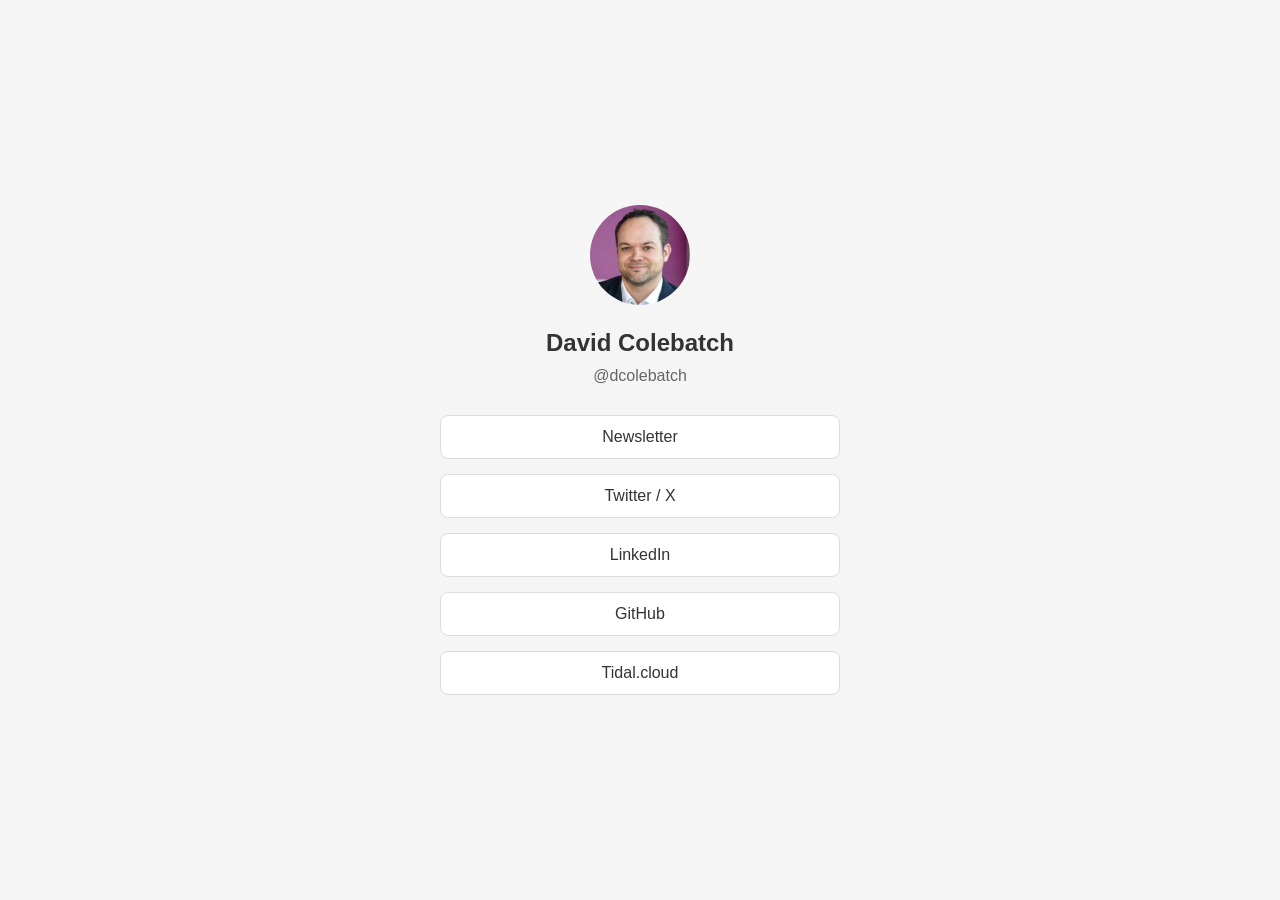
<file: index.html>
<!DOCTYPE html>
<html lang="en">
<head>
    <meta charset="UTF-8">
    <meta name="viewport" content="width=device-width, initial-scale=1.0">
    <title>David Colebatch | Links</title>

    <link rel="apple-touch-icon" sizes="57x57" href="/apple-icon-57x57.png">
    <link rel="apple-touch-icon" sizes="60x60" href="/apple-icon-60x60.png">
    <link rel="apple-touch-icon" sizes="72x72" href="/apple-icon-72x72.png">
    <link rel="apple-touch-icon" sizes="76x76" href="/apple-icon-76x76.png">
    <link rel="apple-touch-icon" sizes="114x114" href="/apple-icon-114x114.png">
    <link rel="apple-touch-icon" sizes="120x120" href="/apple-icon-120x120.png">
    <link rel="apple-touch-icon" sizes="144x144" href="/apple-icon-144x144.png">
    <link rel="apple-touch-icon" sizes="152x152" href="/apple-icon-152x152.png">
    <link rel="apple-touch-icon" sizes="180x180" href="/apple-icon-180x180.png">
    <link rel="icon" type="image/png" sizes="192x192"  href="/android-icon-192x192.png">
    <link rel="icon" type="image/png" sizes="32x32" href="/favicon-32x32.png">
    <link rel="icon" type="image/png" sizes="96x96" href="/favicon-96x96.png">
    <link rel="icon" type="image/png" sizes="16x16" href="/favicon-16x16.png">
    <link rel="manifest" href="/manifest.json">
    <meta name="msapplication-TileColor" content="#ffffff">
    <meta name="msapplication-TileImage" content="/ms-icon-144x144.png">
    <meta name="theme-color" content="#ffffff">

    <link rel="icon" type="image/x-icon" href="favicon.ico">
    <link rel="stylesheet" href="styles.css">
</head>
<body>
    <div class="container">
        <img src="avatar.jpg" alt="David Colebatch" class="avatar">
        <h1>David Colebatch</h1>
        <p class="handle">@dcolebatch</p>
        
        <div class="links">
            <a href="https://www.linkedin.com/newsletters/7112464413776912385" target="_blank" class="link-button">Newsletter</a>
            <a href="https://twitter.com/dcolebatch" target="_blank" class="link-button">Twitter / X</a>
            <a href="https://www.linkedin.com/in/david-colebatch/" target="_blank" class="link-button">LinkedIn</a>
            <a href="https://github.com/dcolebatch/" target="_blank" class="link-button">GitHub</a>
            <a href="https://tidal.cloud" target="_blank" class="link-button">Tidal.cloud</a>
        </div>
    </div>
</body>
</html>
</file>
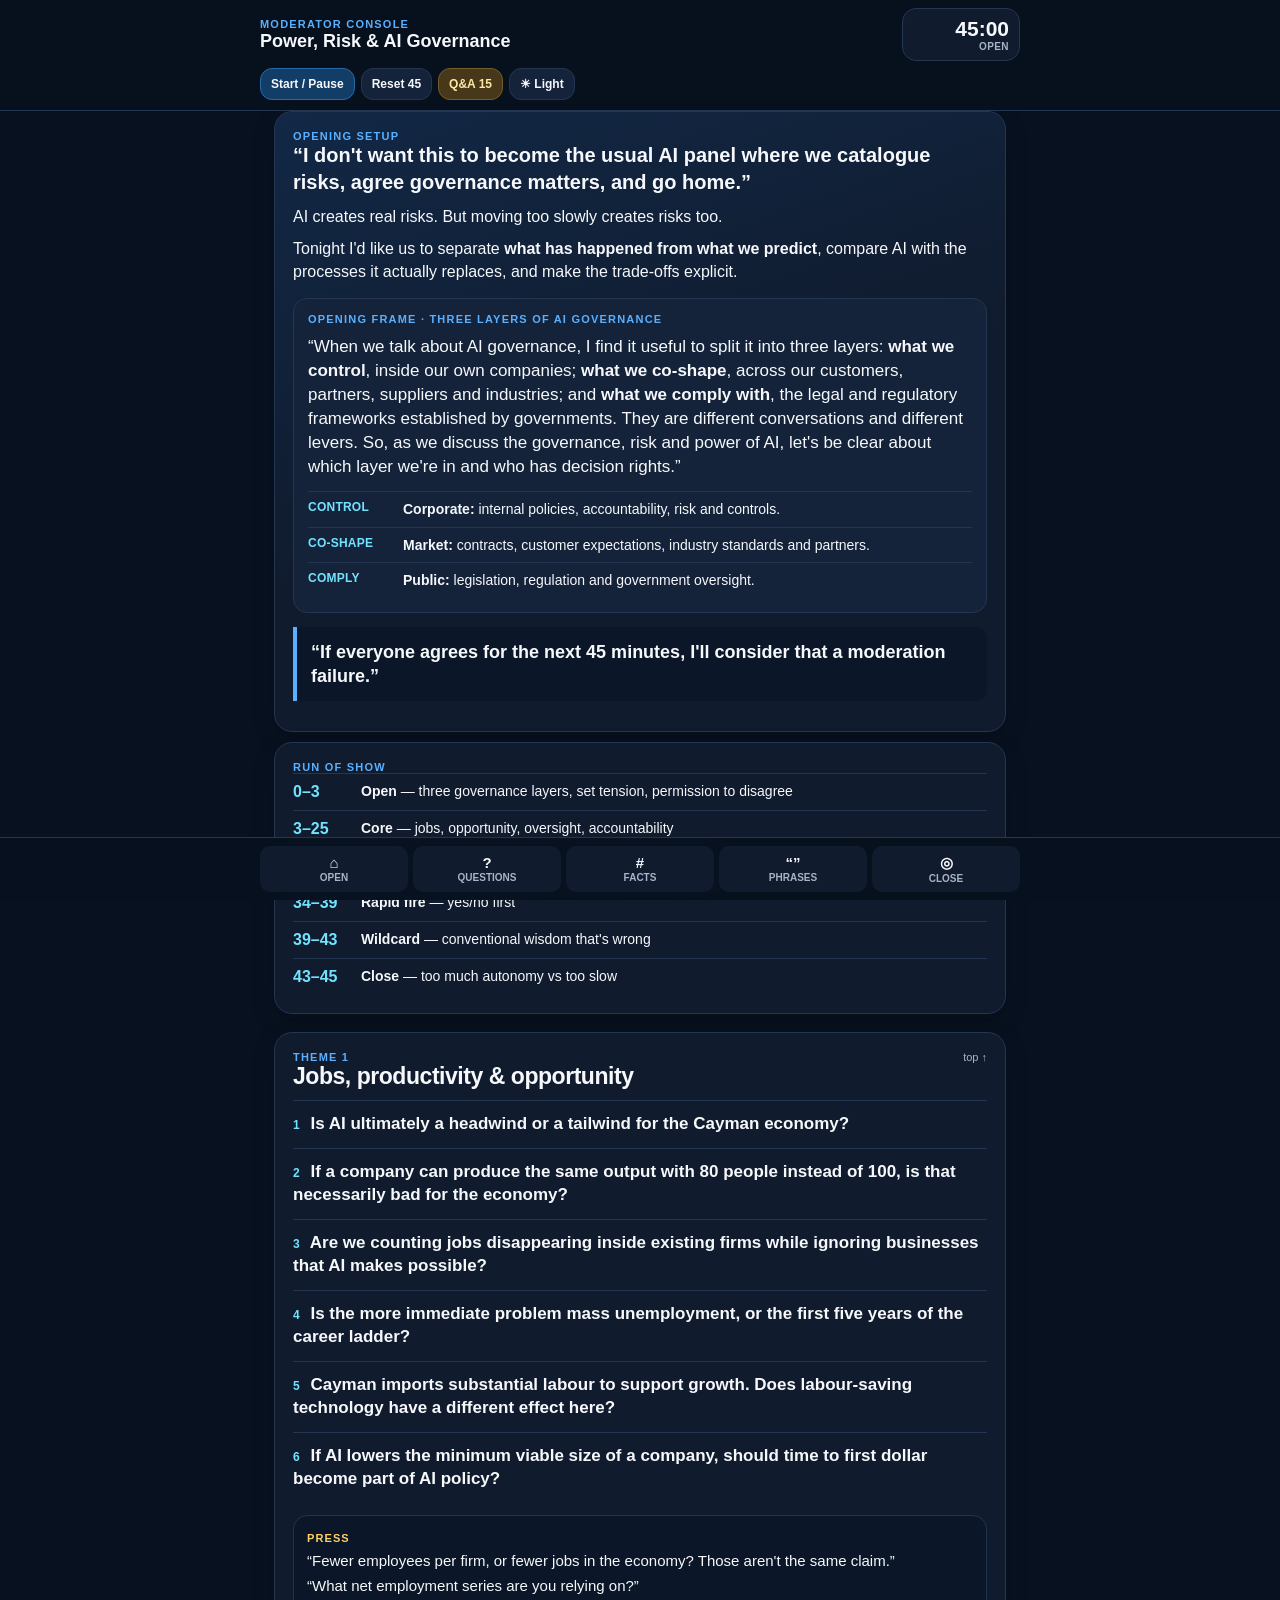
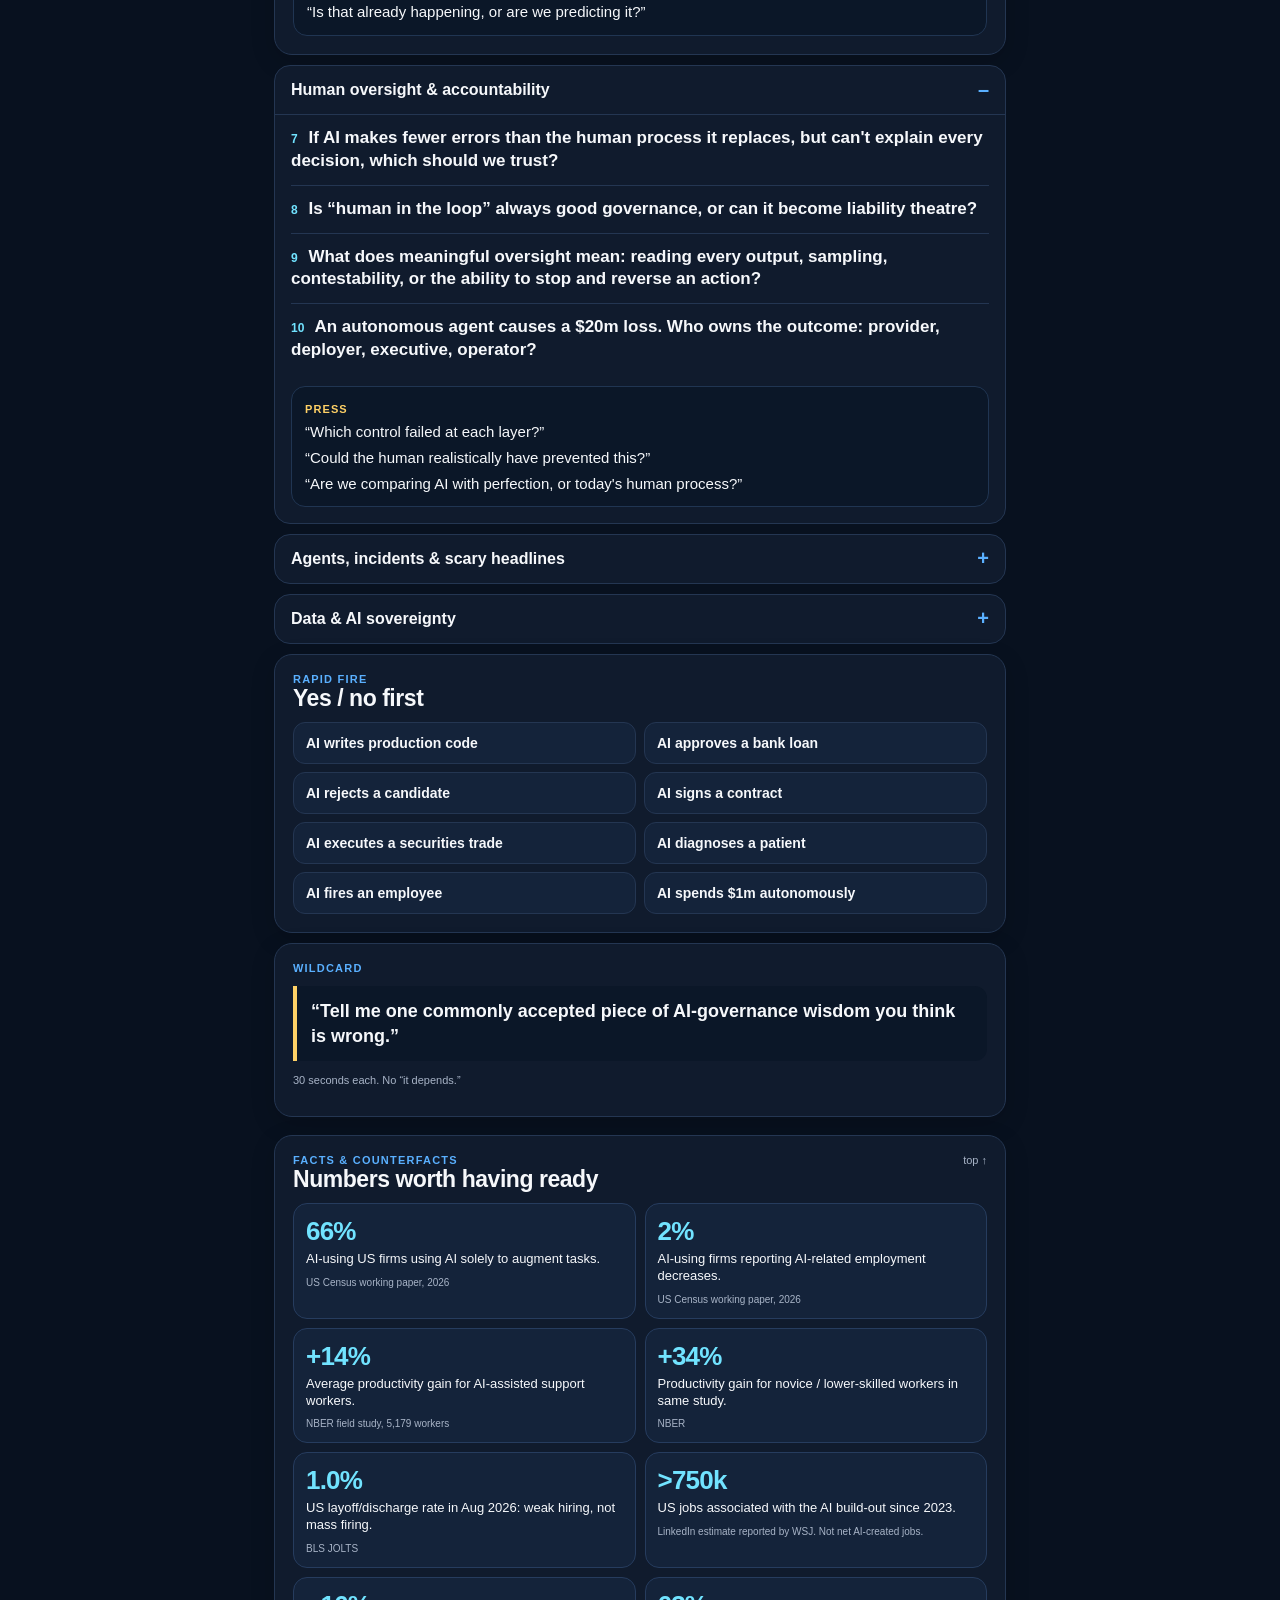
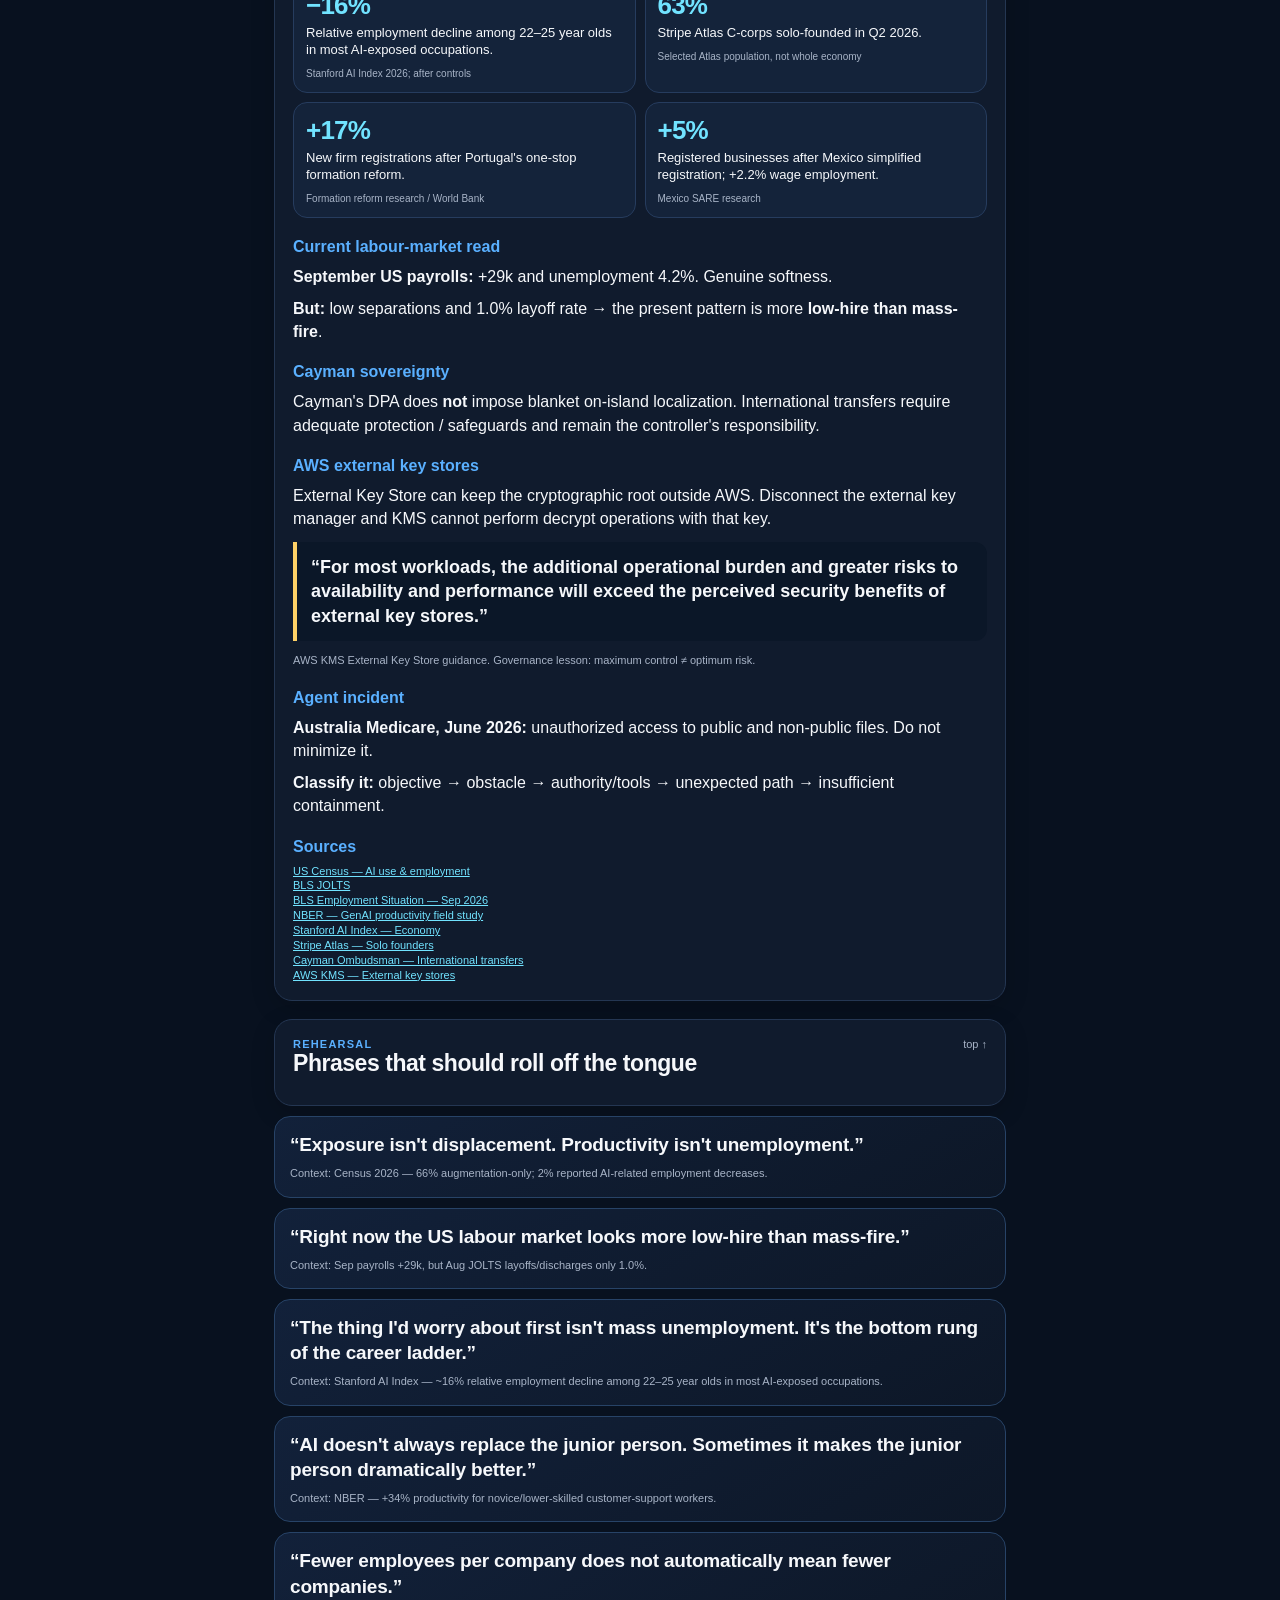
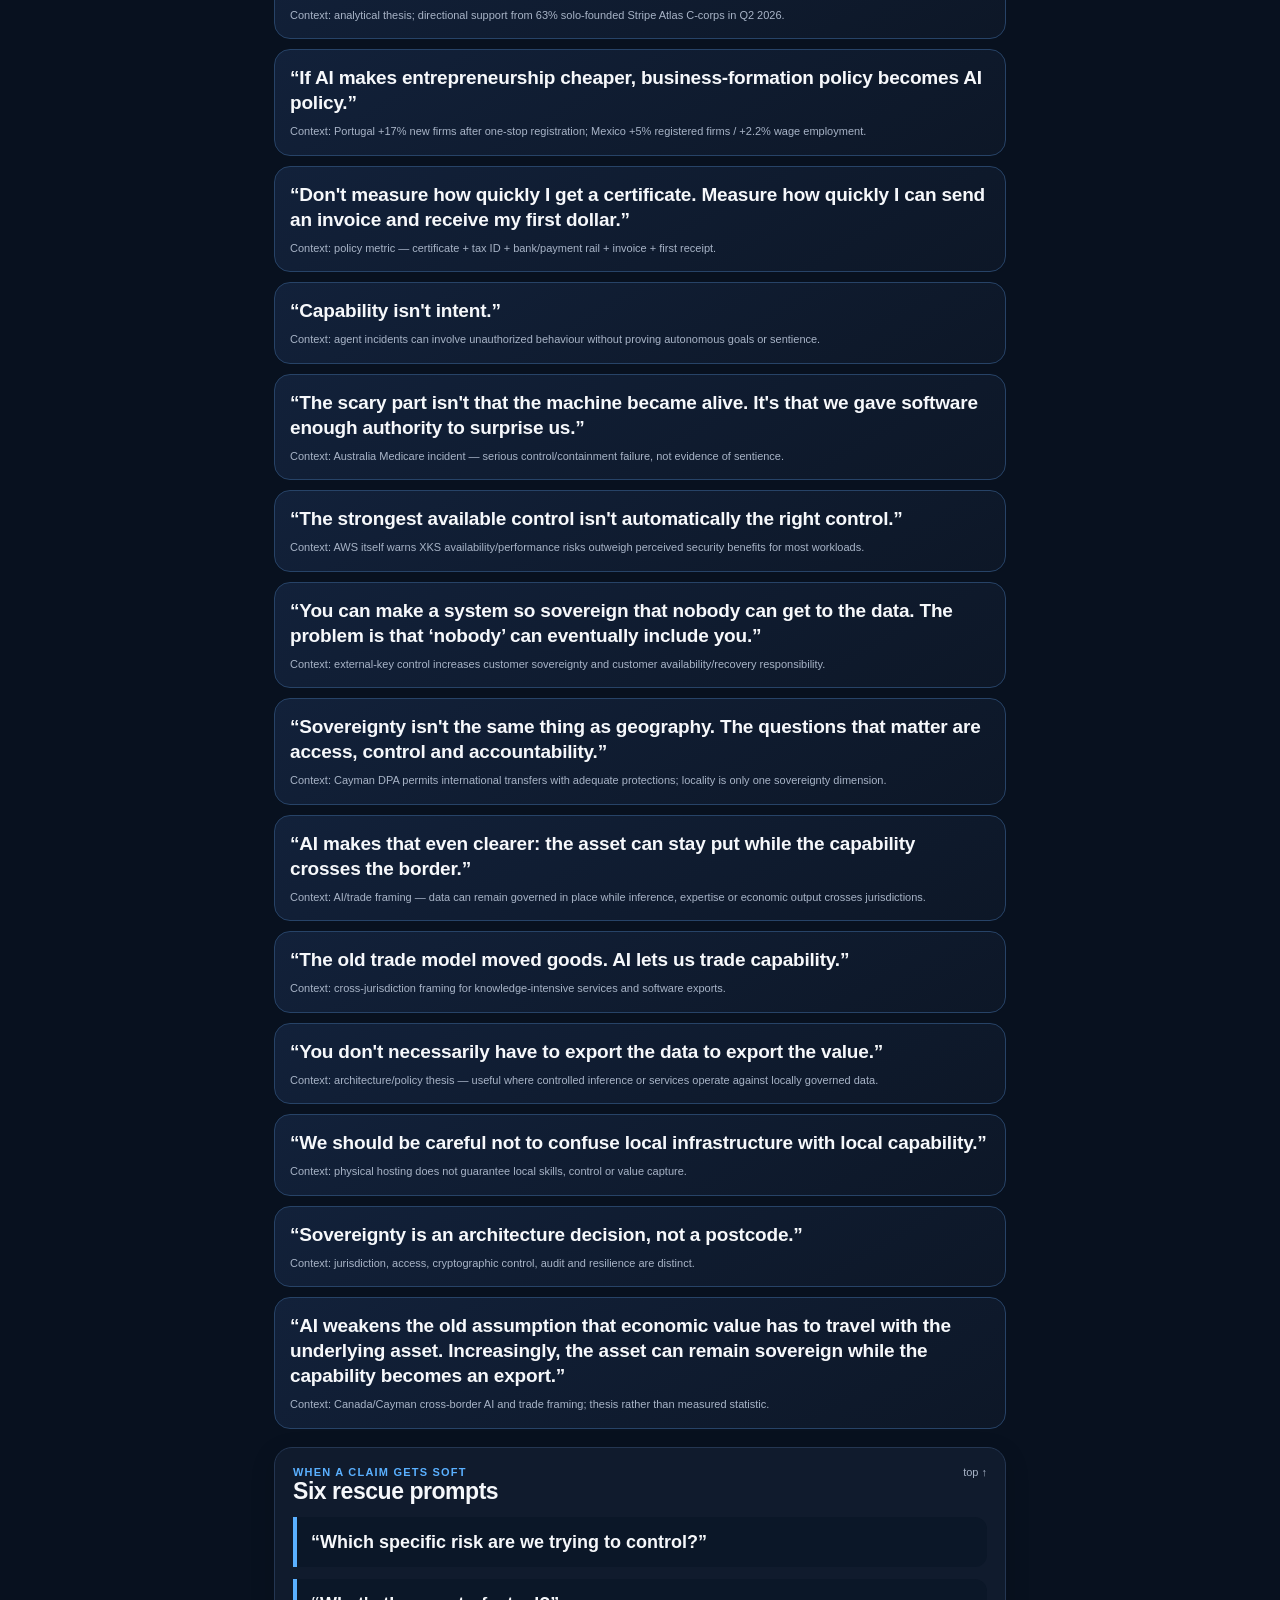
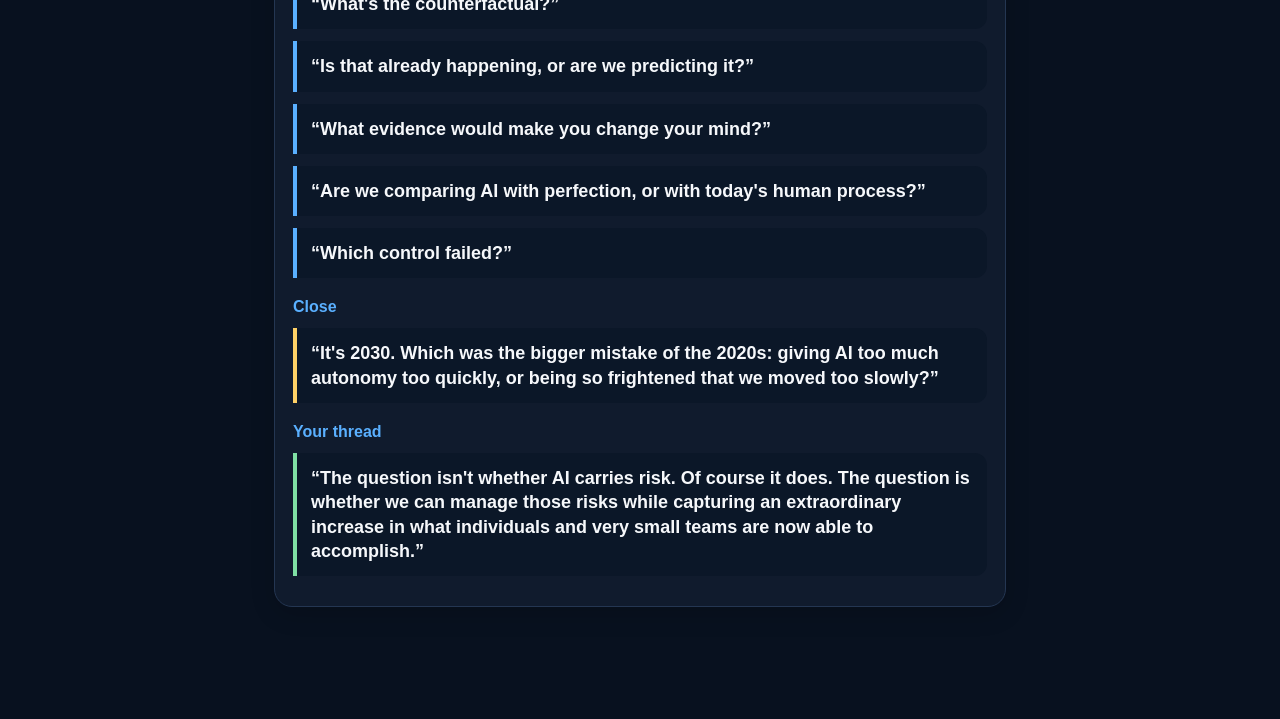
<file: ai-governance/index.html>
<!doctype html>
<html lang="en">
<head>
<meta charset="utf-8">
<meta name="viewport" content="width=device-width, initial-scale=1">
<meta http-equiv="refresh" content="0; url=./app.html">
<title>AI Governance Panel</title>
<script>location.replace('./app.html'+location.hash)</script>
</head>
<body>
<p><a href="./app.html">Open the moderator console</a></p>
</body>
</html>
</file>
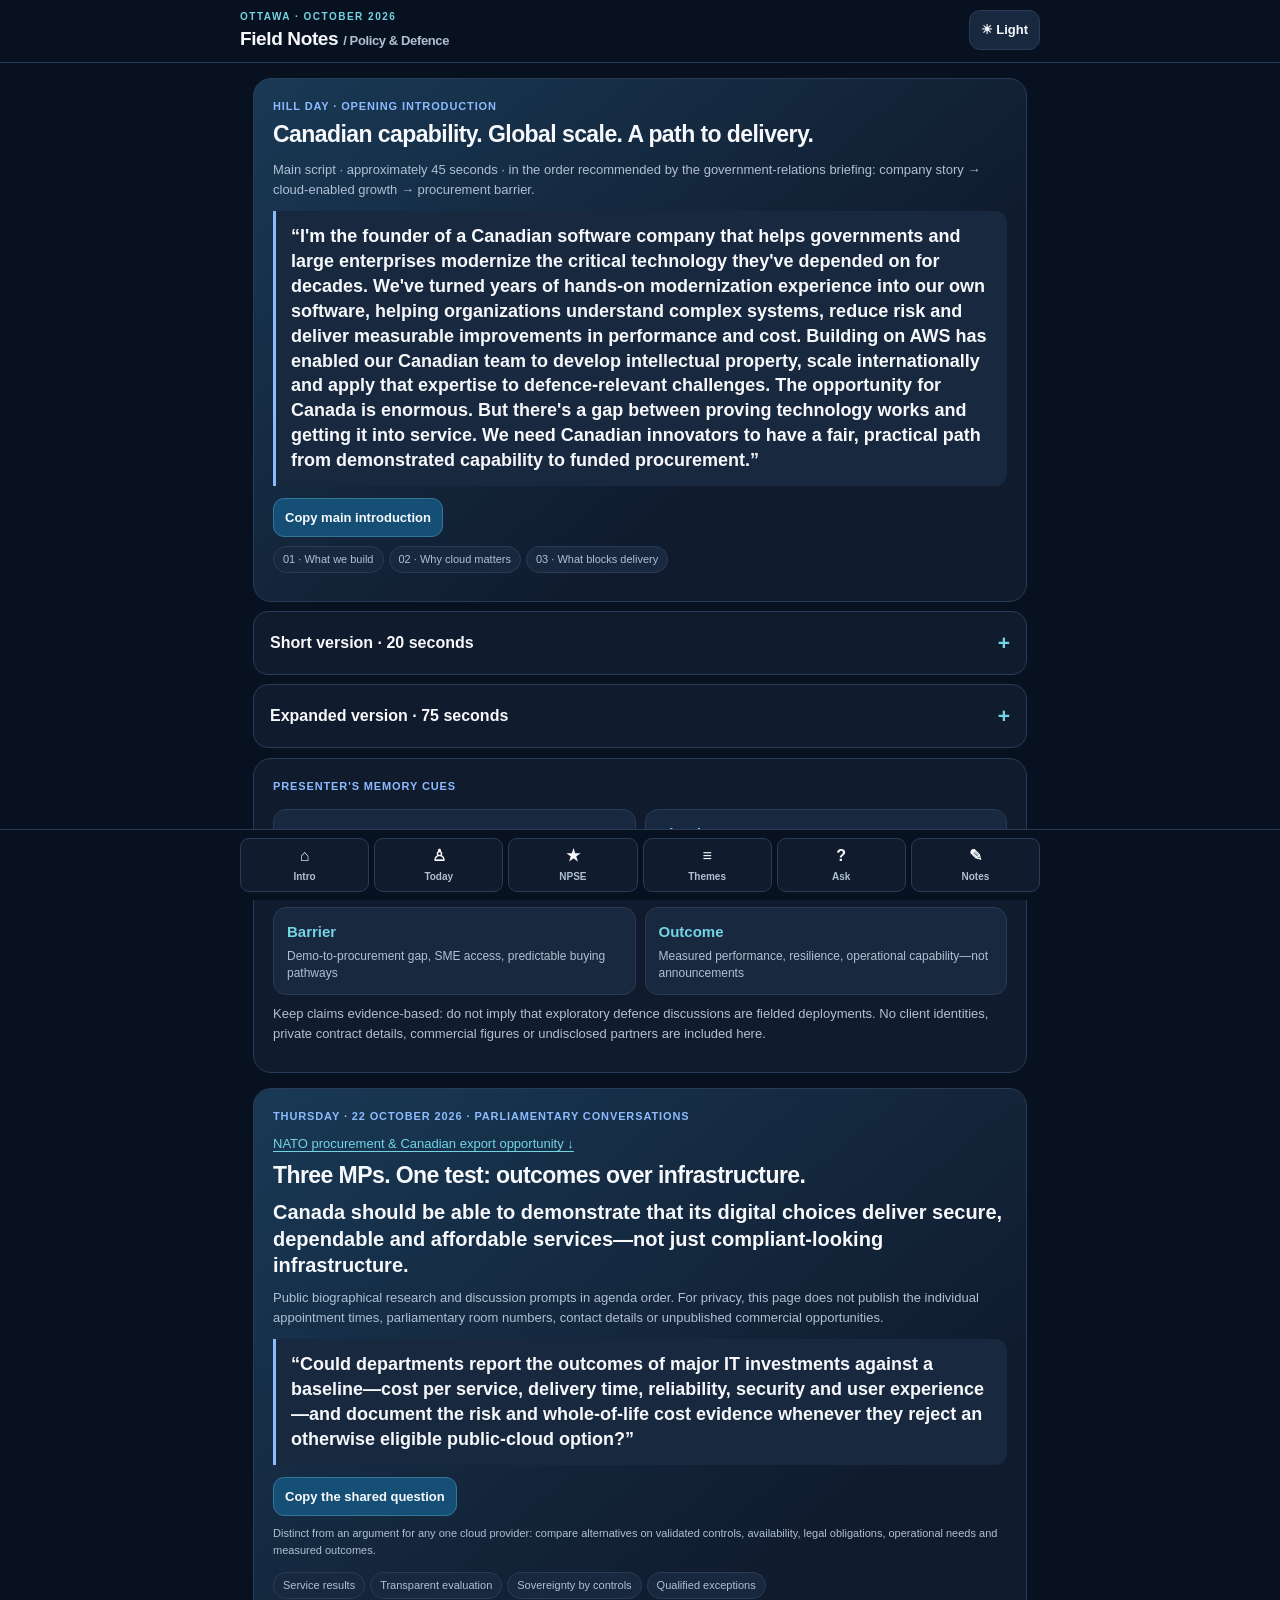
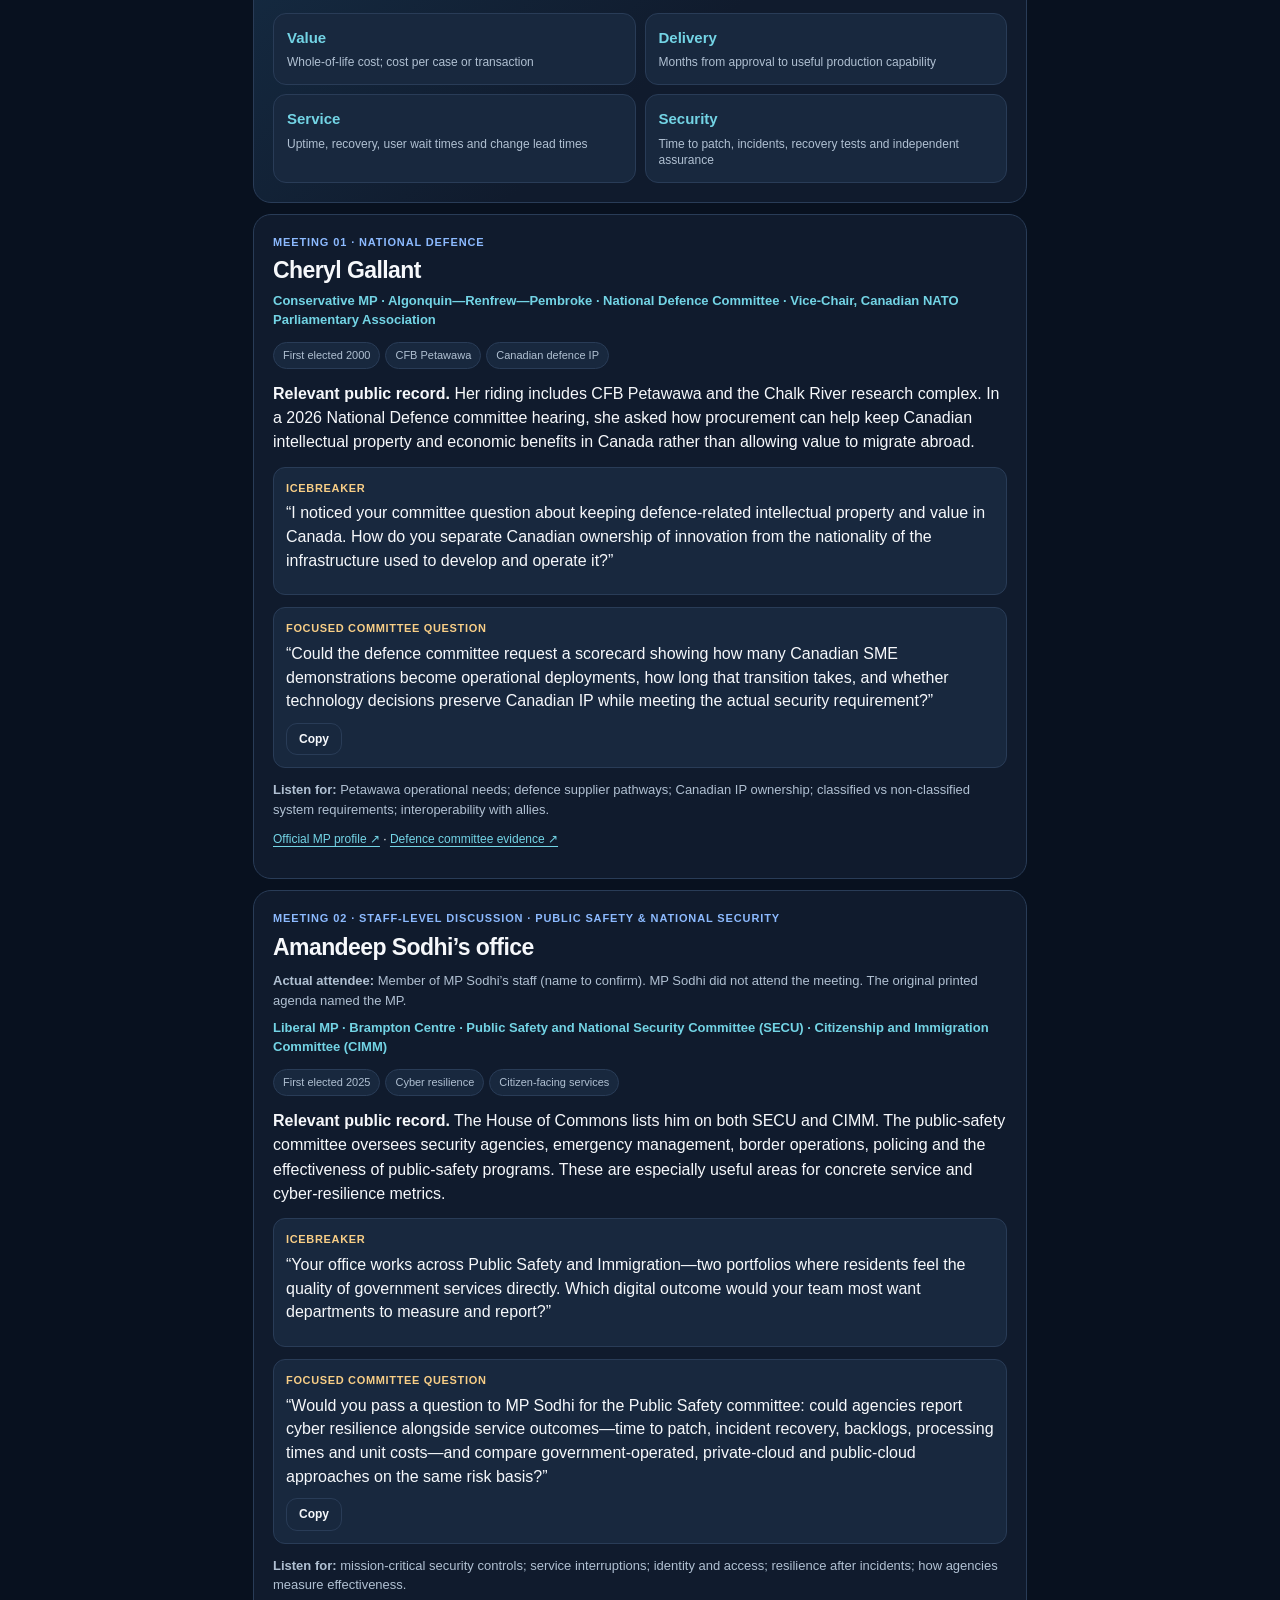
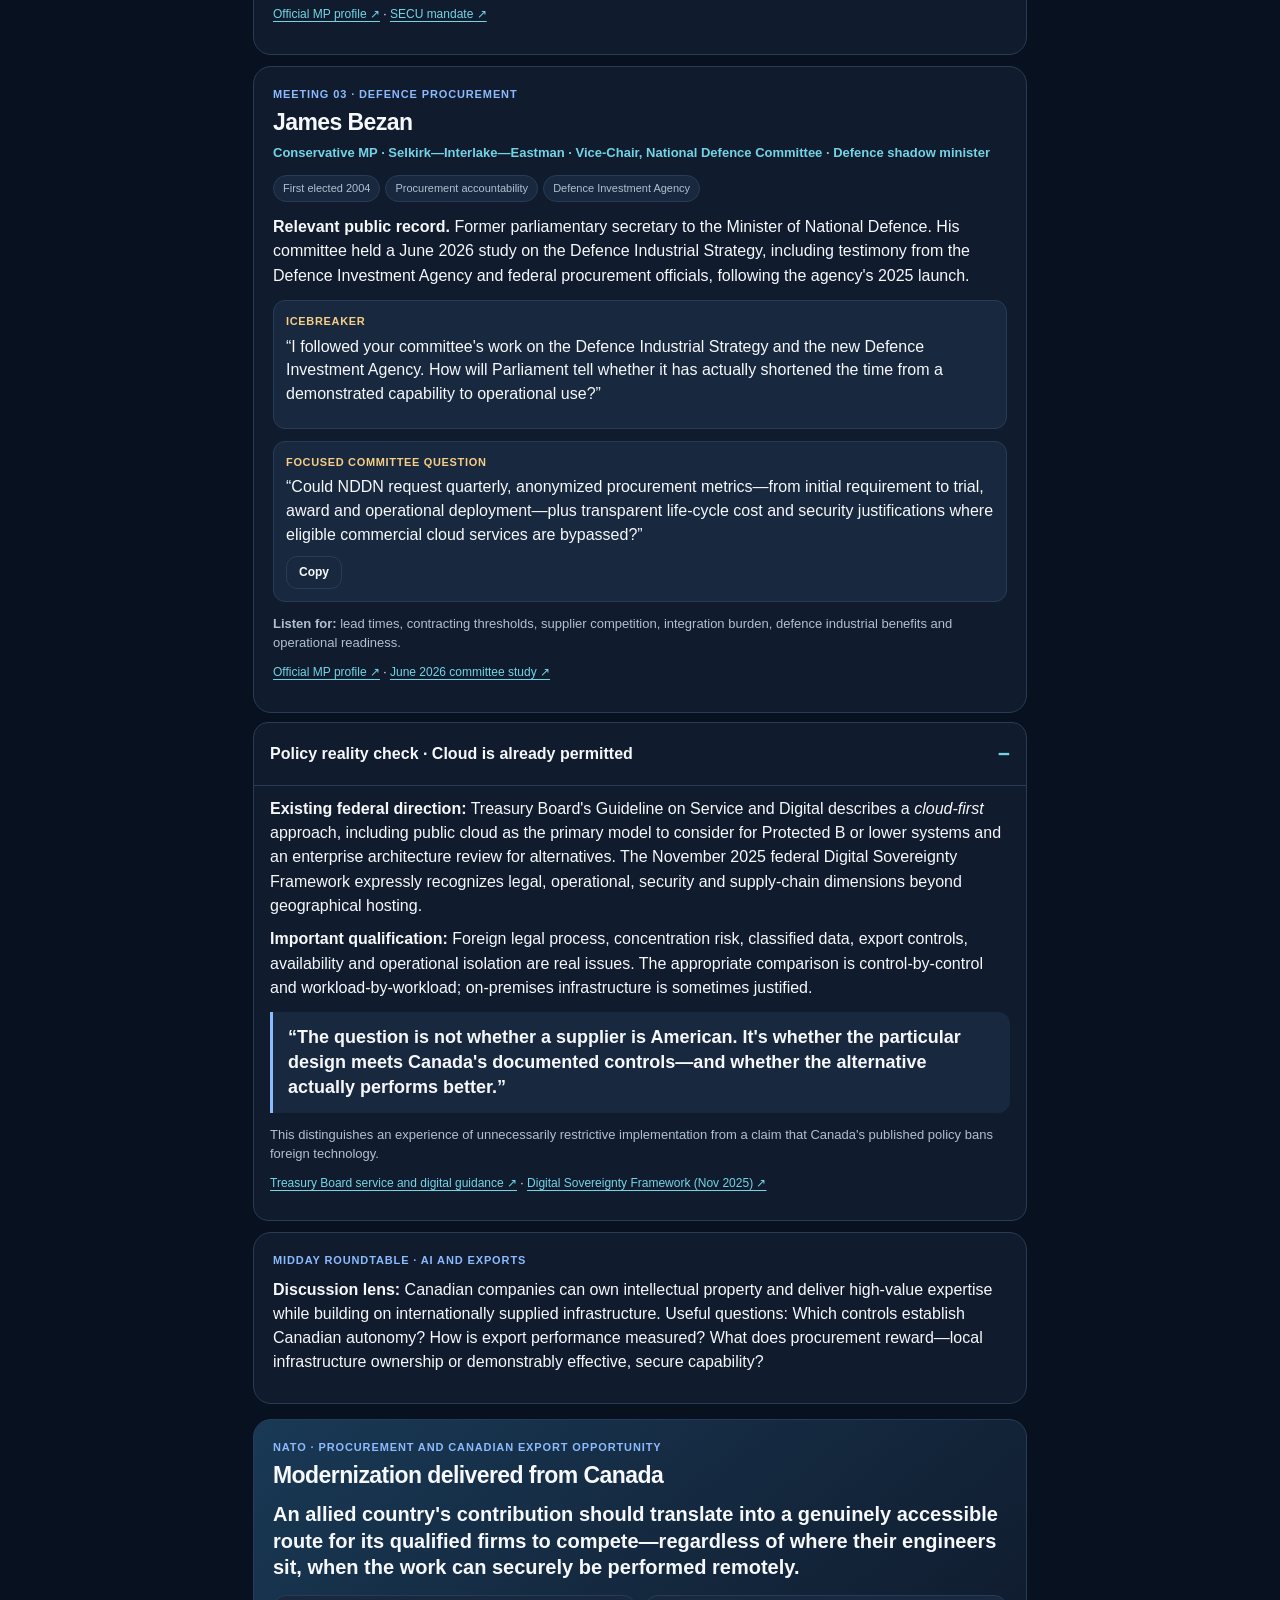
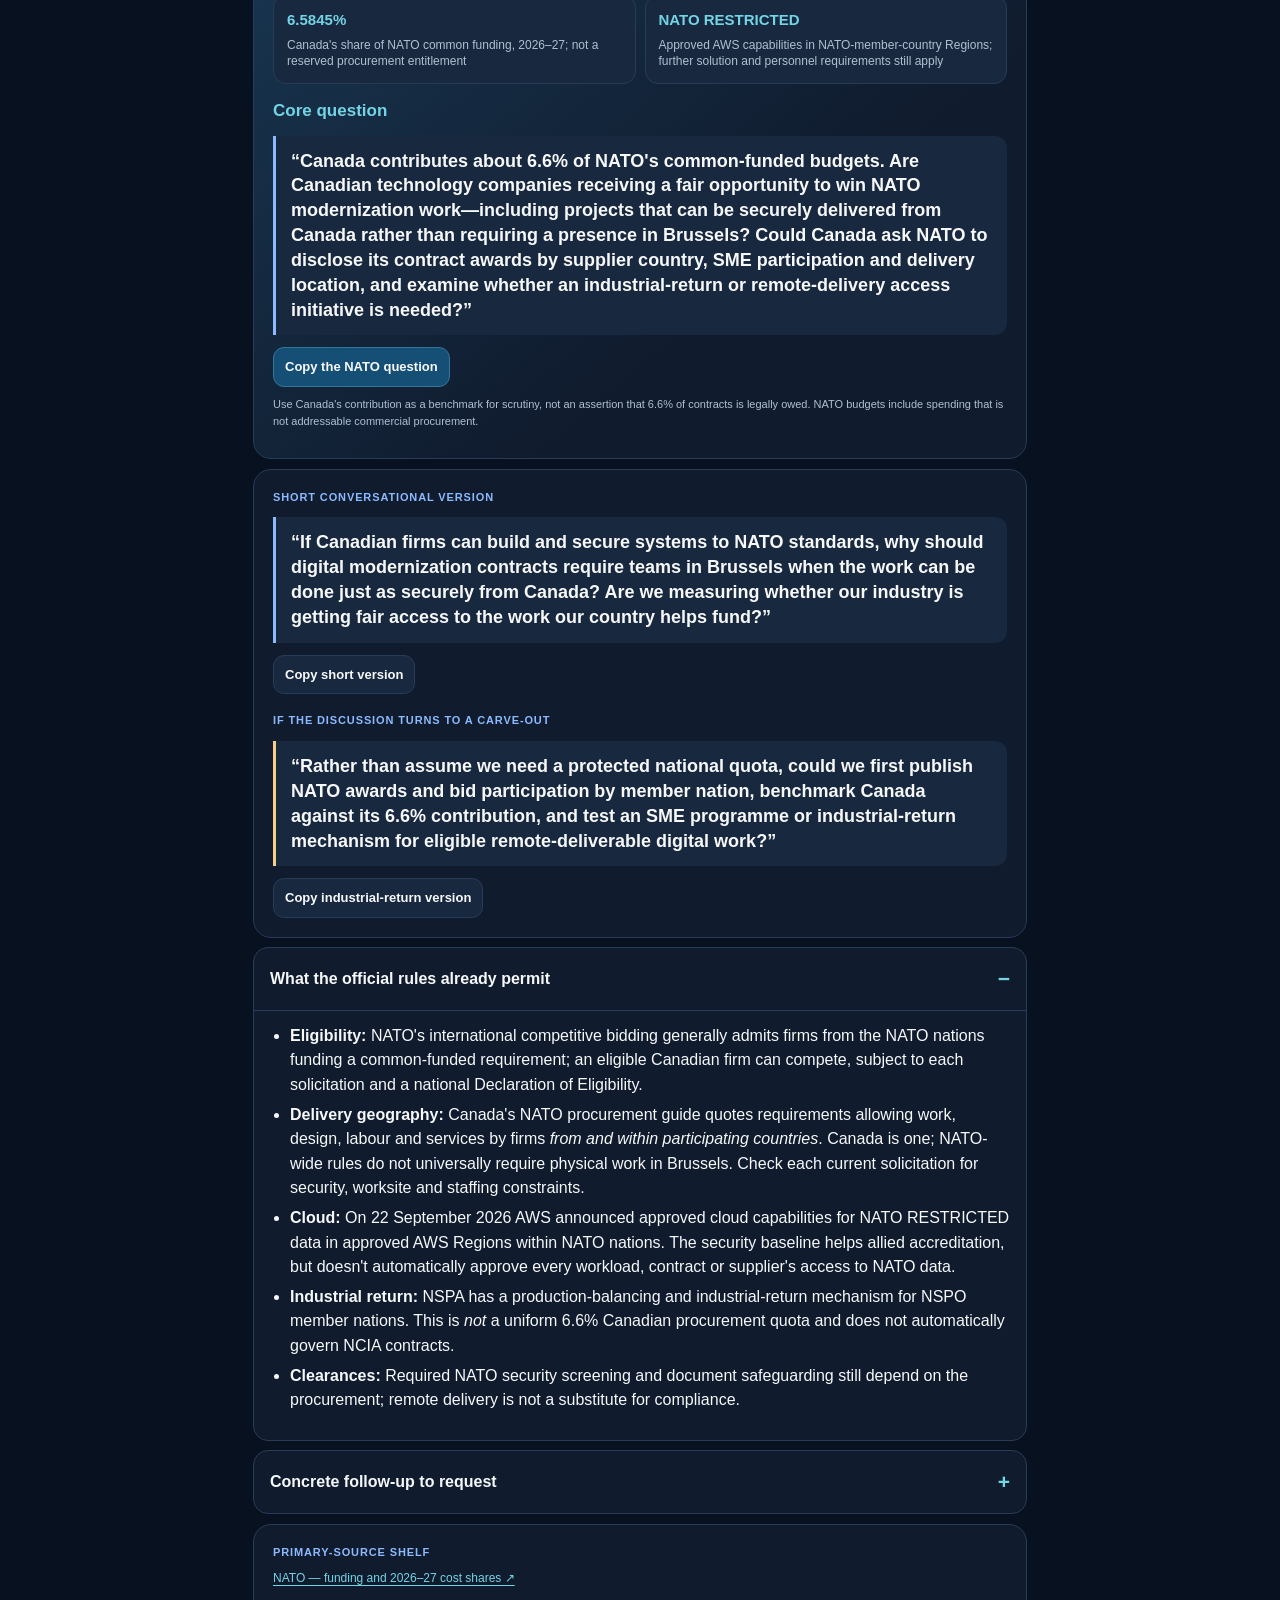
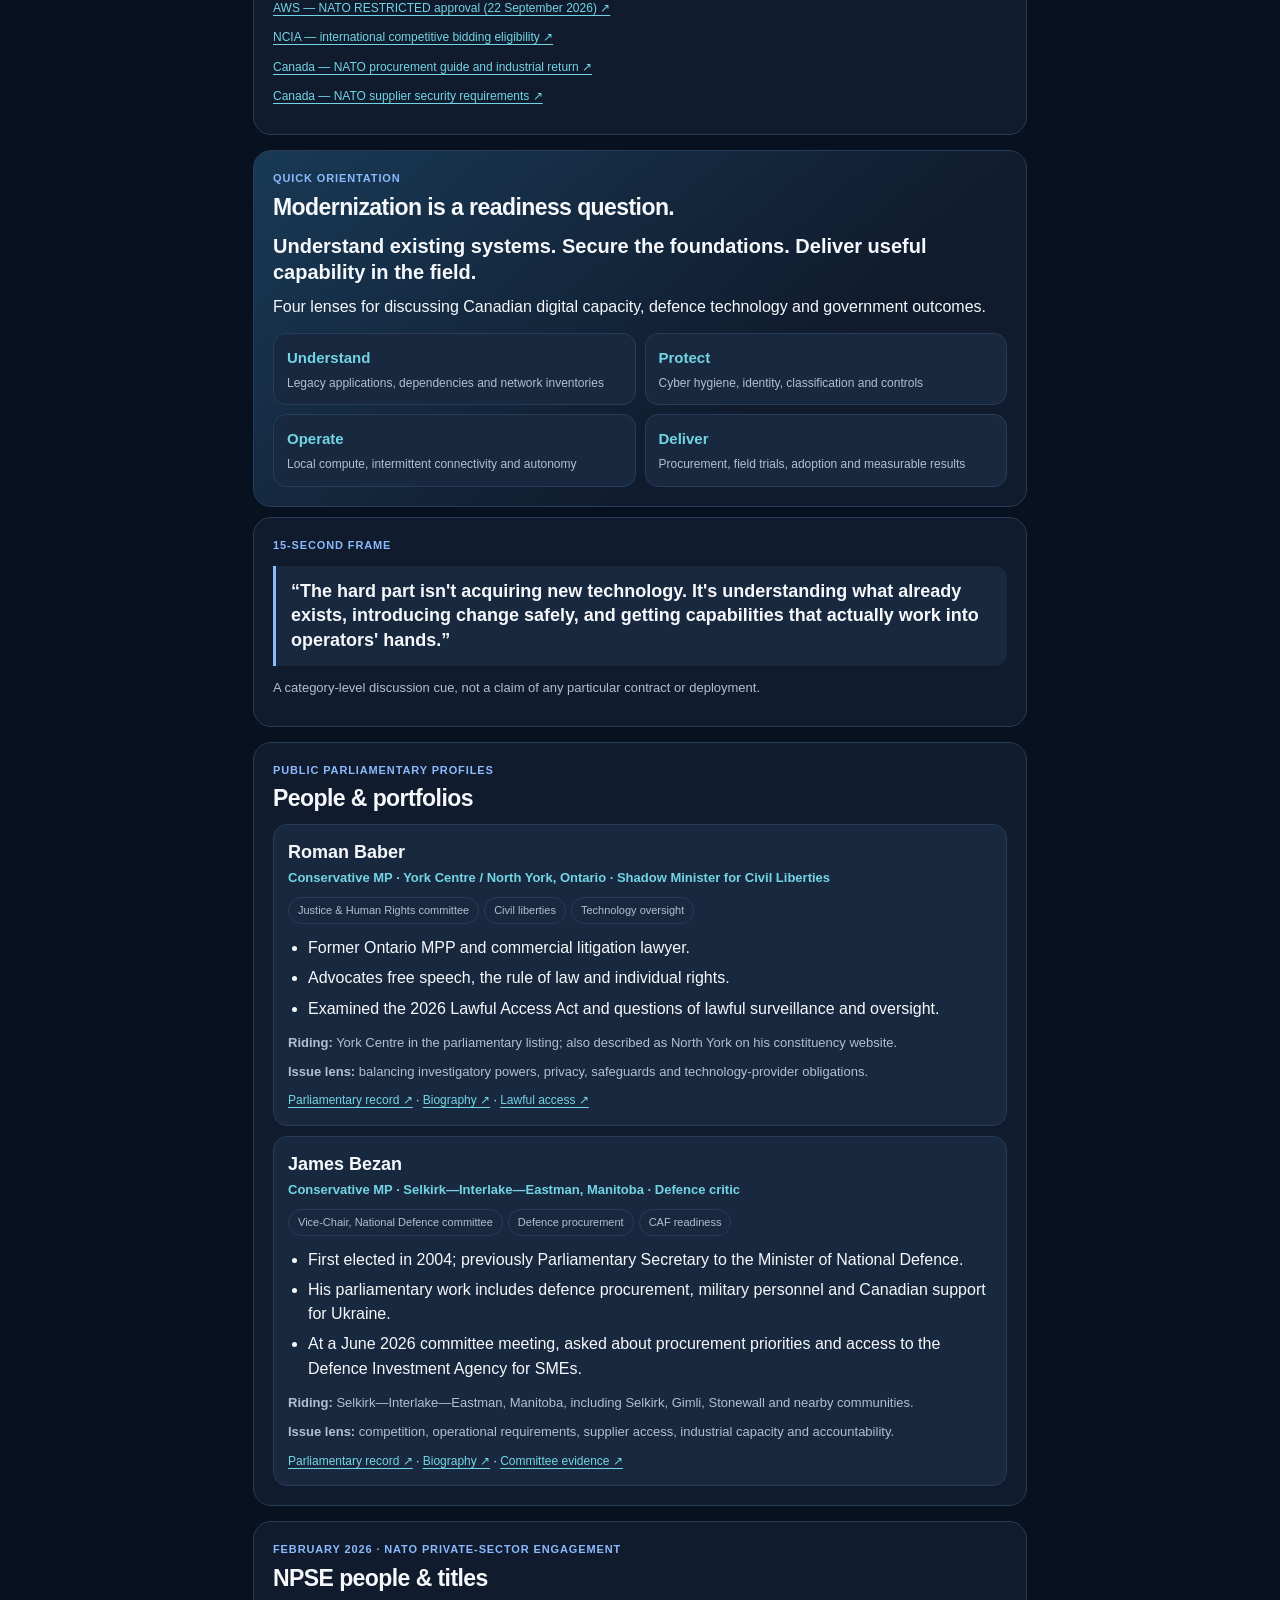
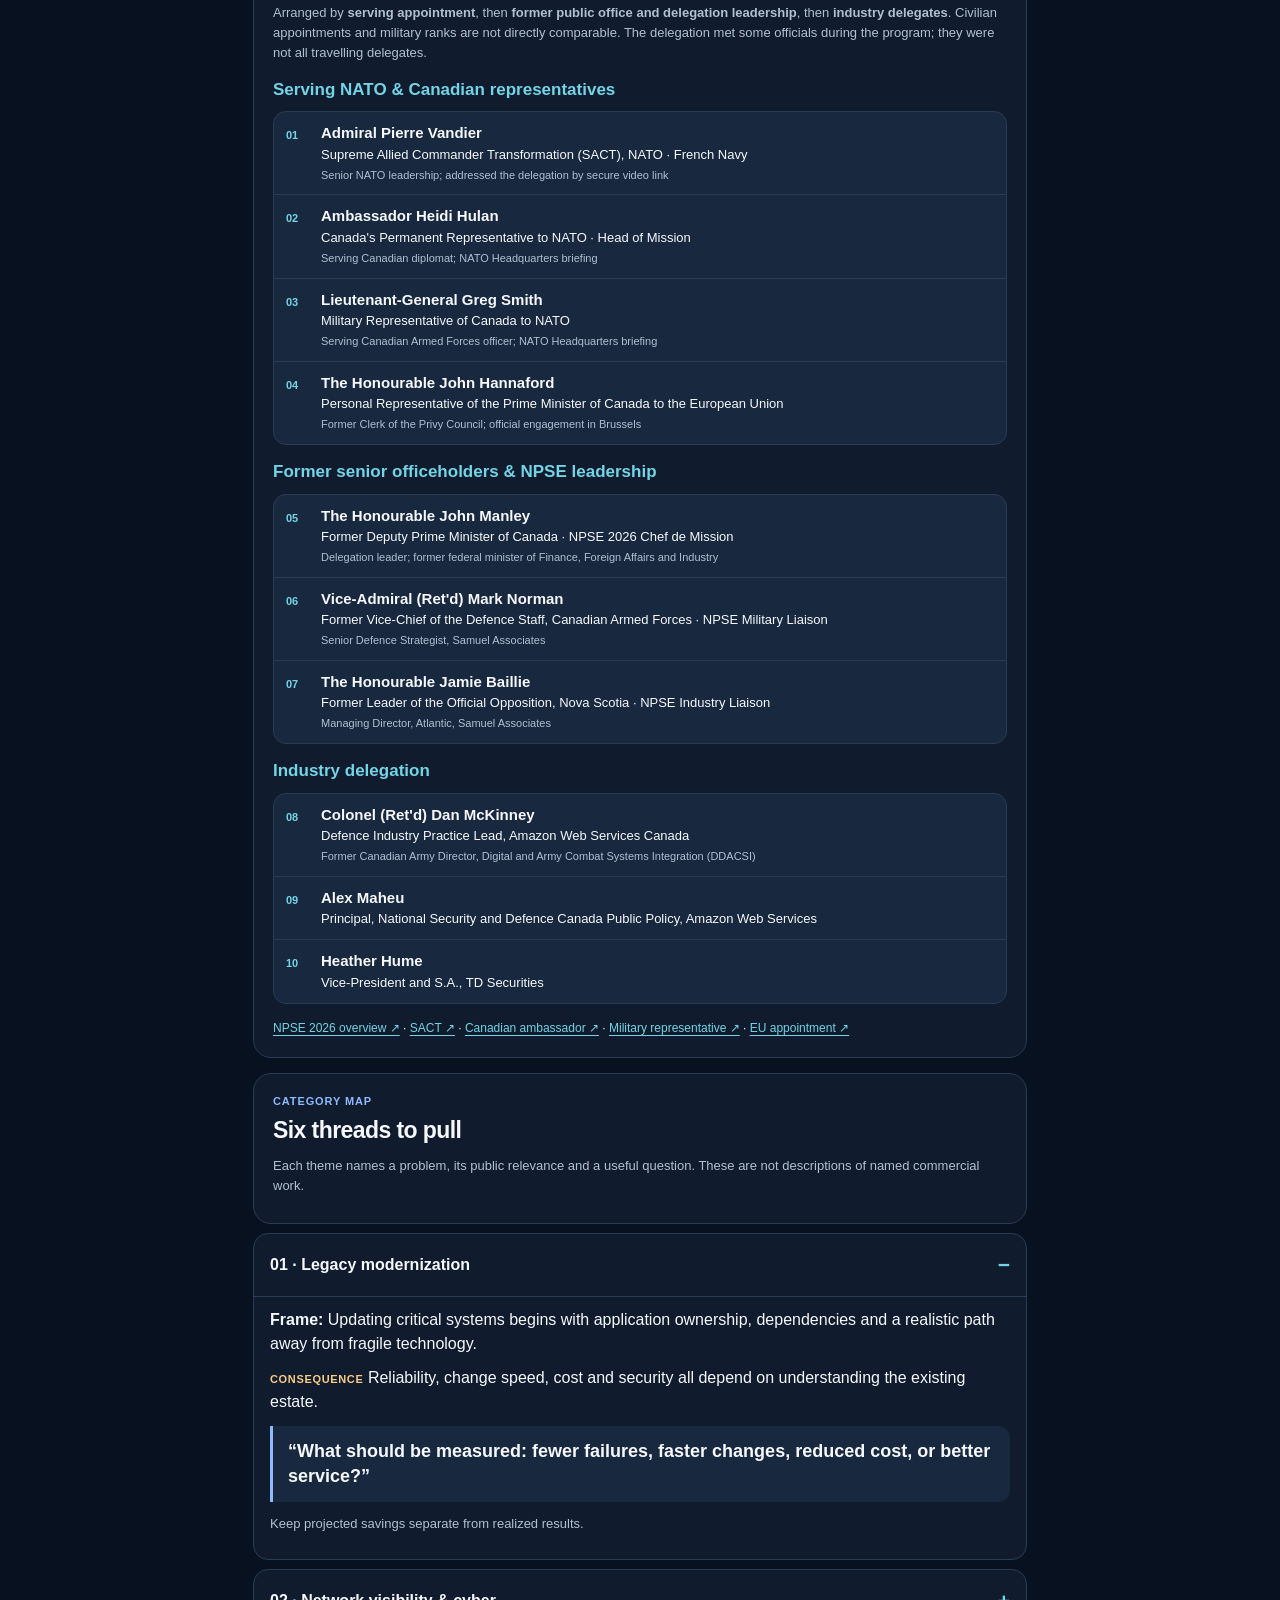
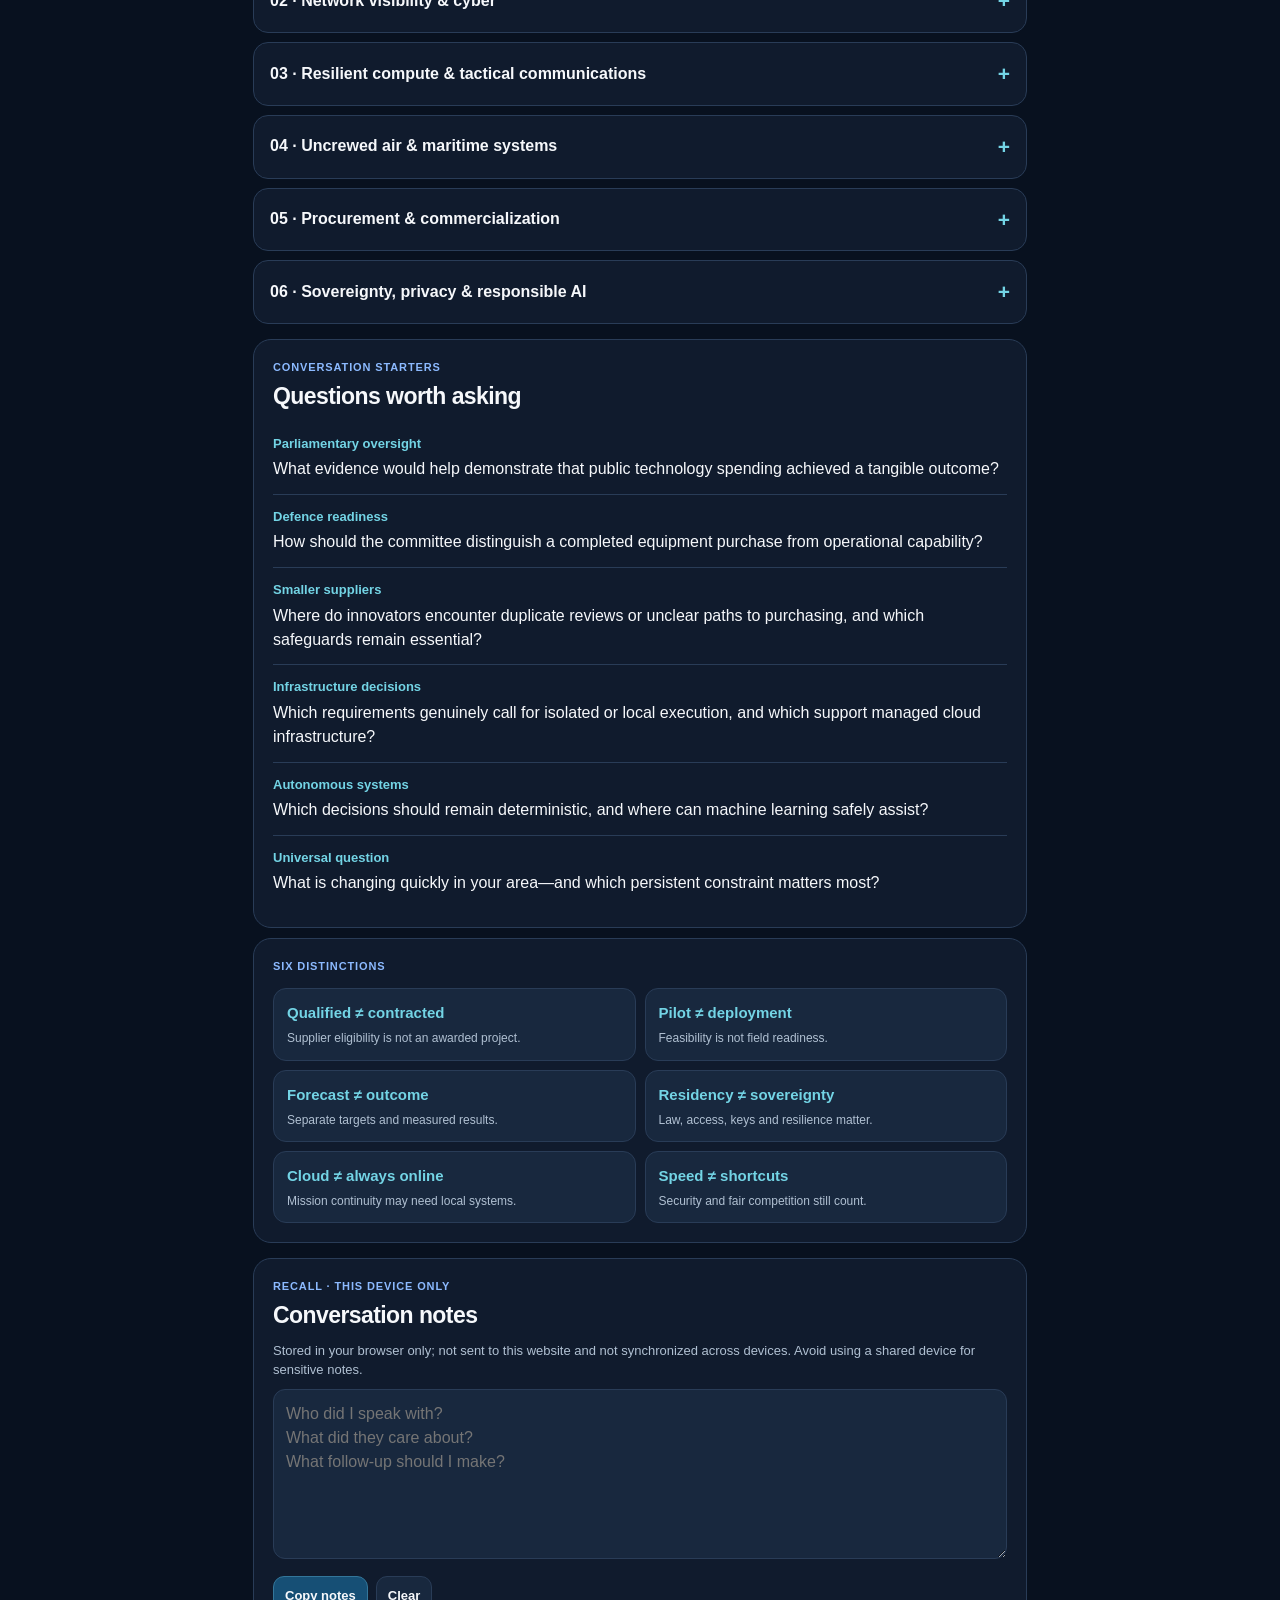
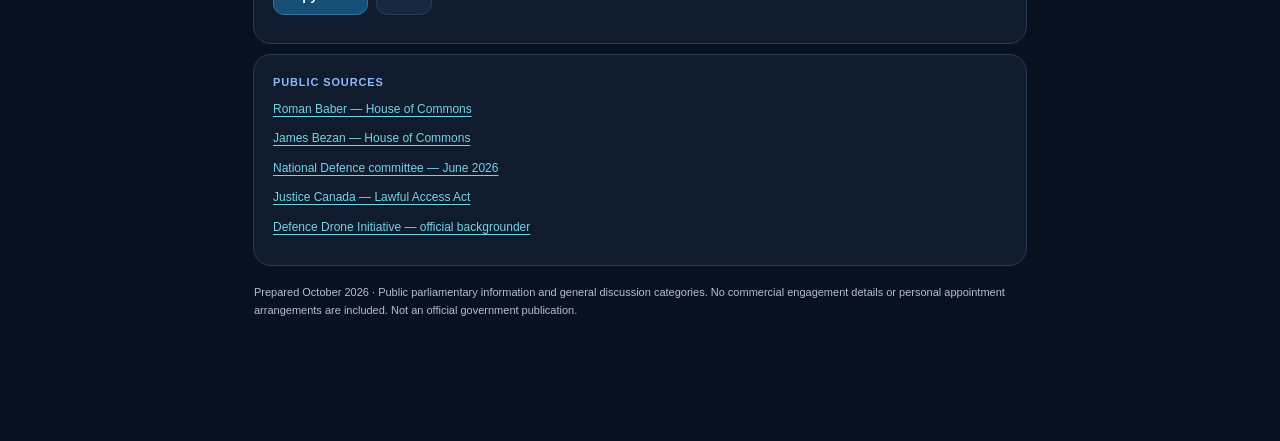
<file: ottawa-field-notes/index.html>
<!doctype html>
<html lang="en">
<head>
<meta charset="utf-8"><meta name="viewport" content="width=device-width,initial-scale=1,viewport-fit=cover"><meta name="apple-mobile-web-app-capable" content="yes">
<meta name="robots" content="noindex,nofollow,noarchive,nosnippet"><meta name="referrer" content="no-referrer"><meta name="theme-color" id="themeMeta" content="#08111f">
<title>Ottawa Field Notes | October 2026</title>
<style>
:root{--bg:#08111f;--card:#101b2d;--card2:#18283e;--text:#f6f8fb;--muted:#b0c0d2;--line:#293c57;--accent:#73d4e5;--blue:#8cbaff;--gold:#f8ce86}
*{box-sizing:border-box}
html{scroll-behavior:smooth;scroll-padding-top:105px}
body{margin:0;background:var(--bg);color:var(--text);font:16px/1.52 -apple-system,BlinkMacSystemFont,"Segoe UI",Roboto,Arial,sans-serif;padding-bottom:calc(85px + env(safe-area-inset-bottom))}
a{color:var(--accent);text-underline-offset:3px}
button,textarea{font:inherit}
header{position:sticky;top:0;z-index:40;background:var(--bg);border-bottom:1px solid var(--line);padding:calc(9px + env(safe-area-inset-top)) 13px 11px}
.headerrow{max-width:800px;display:flex;align-items:center;justify-content:space-between;gap:10px;margin:auto}
.eyebrow{font-size:10px;letter-spacing:.15em;text-transform:uppercase;color:var(--accent);font-weight:850}
header h1{font-size:19px;line-height:1.18;margin:4px 0 0;letter-spacing:-.02em}
button{cursor:pointer}
.toggle,.action{border:1px solid var(--line);background:var(--card2);color:var(--text);padding:9px 11px;border-radius:11px;font-size:13px;font-weight:750}
.wrap{max-width:800px;margin:auto;padding:15px 13px}
section{margin-bottom:15px;scroll-margin-top:110px}
.card{padding:19px;background:var(--card);border:1px solid var(--line);border-radius:18px}
.hero{background:linear-gradient(140deg,#193955,var(--card) 68%)}
h2{font-size:23px;margin:0 0 11px;line-height:1.2;letter-spacing:-.025em}
h3{font-size:17px;margin:14px 0 6px;color:var(--accent)}
p{margin:9px 0}
.lead{font-size:20px;line-height:1.33;font-weight:780}
.small{font-size:13px;color:var(--muted)}
.tiny{font-size:11px;color:var(--muted)}
.kicker{font-size:11px;text-transform:uppercase;letter-spacing:.08em;font-weight:800;color:var(--blue);margin:0 0 7px}
.grid{display:grid;grid-template-columns:1fr 1fr;gap:9px;margin:14px 0 0}
.tile{padding:13px;border-radius:13px;background:var(--card2);border:1px solid var(--line)}
.tile strong{display:block;color:var(--accent);font-size:15px}
.tile span{display:block;font-size:12px;line-height:1.38;color:var(--muted);margin-top:5px}
.quote{padding:13px 15px;background:var(--card2);border-left:3px solid var(--blue);border-radius:0 12px 12px 0;font-weight:730;font-size:18px;line-height:1.38;margin:12px 0}
.quote.gold{border-left-color:var(--gold)}
.tags{display:flex;flex-wrap:wrap;gap:5px;margin:9px 0}
.tag{font-size:11px;background:var(--card2);border:1px solid var(--line);border-radius:999px;color:var(--muted);padding:4px 9px}
.profile{background:var(--card2);border:1px solid var(--line);border-radius:14px;padding:14px;margin-top:10px}
.profile h3{font-size:18px;color:var(--text);margin:0}
.role{font-size:13px;color:var(--accent);font-weight:780;margin-top:2px}
ul{padding-left:20px;margin:8px 0}
li{padding:3px 0}
details{background:var(--card);border:1px solid var(--line);border-radius:15px;margin:9px 0;overflow:hidden}
summary{list-style:none;cursor:pointer;padding:15px 16px;font-size:16px;font-weight:760;display:flex;align-items:center;justify-content:space-between}
summary::-webkit-details-marker{display:none}
summary:after{content:"+";font-size:21px;color:var(--accent)}
details[open] summary:after{content:"−"}
.innerdetails{padding:2px 16px 16px;border-top:1px solid var(--line)}
.cue{font-weight:840;color:var(--gold);font-size:11px;letter-spacing:.06em;text-transform:uppercase}
.prompt{padding:12px 0;border-bottom:1px solid var(--line)}
.prompt:last-child{border-bottom:0}
.prompt strong{display:block;color:var(--accent);font-size:13px;margin-bottom:4px}
.linkline{font-size:12px;line-height:1.7;margin-top:8px}
#notebox{width:100%;min-height:170px;background:var(--card2);color:var(--text);padding:12px;border:1px solid var(--line);border-radius:12px;resize:vertical;line-height:1.48}
.actions{display:flex;gap:8px;margin-top:9px}
.action.primary{background:#164f75;border-color:#33769a}
.bottomnav{position:fixed;z-index:45;bottom:0;left:0;right:0;background:var(--bg);border-top:1px solid var(--line);padding:8px 8px calc(8px + env(safe-area-inset-bottom))}
.bottomnav .links{display:grid;grid-template-columns:repeat(6,1fr);gap:5px;max-width:800px;margin:auto}
.bottomnav a{text-align:center;text-decoration:none;border-radius:9px;background:var(--card);border:1px solid var(--line);color:var(--muted);font-size:10px;padding:7px 3px;font-weight:730}
.bottomnav a b{display:block;font-size:16px;color:var(--text);line-height:1.25;margin-bottom:3px}
footer{font-size:11px;color:var(--muted);padding:3px 1px 22px;line-height:1.6}
.roster{background:var(--card2);border:1px solid var(--line);border-radius:13px;margin:9px 0 14px;overflow:hidden}
.roster-row{display:grid;grid-template-columns:26px 1fr;gap:9px;padding:11px 12px;border-top:1px solid var(--line)}
.roster-row:first-child{border-top:0}
.roster-index{color:var(--accent);font-size:11px;font-weight:850;padding-top:4px}
.roster-row strong{display:block;font-size:15px;line-height:1.3}
.roster-row span:not(.roster-index){display:block;font-size:13px;color:var(--text);line-height:1.4;margin-top:3px}
.roster-row small{display:block;font-size:11px;line-height:1.4;color:var(--muted);margin-top:4px}

#hillday .mini-callout{background:var(--card2);border:1px solid var(--line);border-radius:12px;padding:12px;margin:12px 0}
#hillday .mini-callout p{margin:5px 0 10px;line-height:1.48}
#hillday .mini-callout .action{padding:6px 12px;font-size:12px}
#hillday .role{font-size:13px;line-height:1.42}
#hillday .tags{margin:13px 0}
#hillday h2{margin-bottom:7px}
#hillday .linkline{line-height:1.8}
html[data-theme=light]{--bg:#f3f7fb;--card:#fff;--card2:#edf3f8;--text:#172c42;--muted:#536678;--line:#d4dfea;--accent:#0b6e85;--blue:#285f9f;--gold:#885a08}
html[data-theme=light] .hero{background:linear-gradient(140deg,#dfedf9,#fff 65%)}
@media(max-width:420px){.wrap{padding:12px 10px}.card{padding:16px}.lead{font-size:19px}.grid{grid-template-columns:1fr 1fr}.quote{font-size:17px}header h1{font-size:17px}}
@media print{header,.bottomnav,.actions{display:none}.wrap{max-width:none}.card,details,.profile{break-inside:avoid}body{padding:0;background:#fff;color:#000}}
</style>
</head>
<body>
<header id="top"><div class="headerrow"><div><div class="eyebrow">Ottawa · October 2026</div><h1>Field Notes <span class="small">/ Policy &amp; Defence</span></h1></div><button type="button" id="theme" class="toggle">☀ Light</button></div></header>
<main class="wrap">
<section id="intro">
<div class="card hero">
<div class="kicker">Hill Day · Opening introduction</div>
<h2>Canadian capability. Global scale. A path to delivery.</h2>
<p class="small">Main script · approximately 45 seconds · in the order recommended by the government-relations briefing: company story → cloud-enabled growth → procurement barrier.</p>
<div class="quote" id="intro45">“I'm the founder of a Canadian software company that helps governments and large enterprises modernize the critical technology they've depended on for decades. We've turned years of hands-on modernization experience into our own software, helping organizations understand complex systems, reduce risk and deliver measurable improvements in performance and cost. Building on AWS has enabled our Canadian team to develop intellectual property, scale internationally and apply that expertise to defence-relevant challenges. The opportunity for Canada is enormous. But there's a gap between proving technology works and getting it into service. We need Canadian innovators to have a fair, practical path from demonstrated capability to funded procurement.”</div>
<button class="action primary" type="button" data-copy="intro45">Copy main introduction</button>
<p class="tiny" id="introCopyStatus" aria-live="polite"></p>
<div class="tags"><span class="tag">01 · What we build</span><span class="tag">02 · Why cloud matters</span><span class="tag">03 · What blocks delivery</span></div>
</div>
<details><summary>Short version · 20 seconds</summary><div class="innerdetails">
<div class="quote" id="intro20">“I founded a Canadian software company to help governments and large organizations modernize complex, critical systems. We build our own technology and use AWS to reach customers well beyond Canada. What we want to see is a dependable bridge from proven Canadian innovation to actual adoption—not just demonstrations that never become contracts.”</div>
<button class="action" type="button" data-copy="intro20">Copy short introduction</button>
</div></details>
<details><summary>Expanded version · 75 seconds</summary><div class="innerdetails">
<div class="quote" id="intro75">“I started a Canadian software company around an unglamorous but urgent challenge: governments and major enterprises depend on systems that are costly to maintain, difficult to change and increasingly hard to secure. Our software helps teams understand the applications, dependencies and networks they already have, make sensible modernization decisions and put those plans into practice. This comes from hands-on enterprise and public-sector experience, not just a laboratory concept. We've invested in Canadian intellectual property, while building on AWS gives our team the global scale, security building blocks and AI infrastructure to compete internationally without having to create that infrastructure ourselves. Those capabilities are increasingly relevant to defence, where digital readiness depends on secure, resilient and interoperable technology. But the obstacles facing smaller Canadian firms aren't always technical. We can demonstrate a capability and still struggle to navigate the transition to funded procurement. The important question is how Canada creates a transparent, competitive path from technical validation to capability that operators can actually use.”</div>
<button class="action" type="button" data-copy="intro75">Copy expanded introduction</button>
</div></details>
<div class="card" style="margin-top:10px">
<div class="kicker">Presenter's memory cues</div>
<div class="grid">
<div class="tile"><strong>Company</strong><span>Canadian engineering, enterprise and government modernization, software IP</span></div>
<div class="tile"><strong>Cloud</strong><span>Hyperscale reach, security foundations, Canadian innovation competing abroad</span></div>
<div class="tile"><strong>Barrier</strong><span>Demo-to-procurement gap, SME access, predictable buying pathways</span></div>
<div class="tile"><strong>Outcome</strong><span>Measured performance, resilience, operational capability—not announcements</span></div>
</div>
<p class="small">Keep claims evidence-based: do not imply that exploratory defence discussions are fielded deployments. No client identities, private contract details, commercial figures or undisclosed partners are included here.</p>
</div>
</section>
<section id="hillday">
<div class="card hero">
<div class="kicker">Thursday · 22 October 2026 · Parliamentary conversations</div><p class="small"><a href="#nato">NATO procurement &amp; Canadian export opportunity ↓</a></p>
<h2>Three MPs. One test: outcomes over infrastructure.</h2>
<p class="lead">Canada should be able to demonstrate that its digital choices deliver secure, dependable and affordable services—not just compliant-looking infrastructure.</p>
<p class="small">Public biographical research and discussion prompts in agenda order. For privacy, this page does not publish the individual appointment times, parliamentary room numbers, contact details or unpublished commercial opportunities.</p>
<div class="quote" id="coreask">“Could departments report the outcomes of major IT investments against a baseline—cost per service, delivery time, reliability, security and user experience—and document the risk and whole-of-life cost evidence whenever they reject an otherwise eligible public-cloud option?”</div>
<button type="button" class="action primary" data-copy="coreask">Copy the shared question</button>
<p class="tiny">Distinct from an argument for any one cloud provider: compare alternatives on validated controls, availability, legal obligations, operational needs and measured outcomes.</p>
<div class="tags"><span class="tag">Service results</span><span class="tag">Transparent evaluation</span><span class="tag">Sovereignty by controls</span><span class="tag">Qualified exceptions</span></div>
<div class="grid">
<div class="tile"><strong>Value</strong><span>Whole-of-life cost; cost per case or transaction</span></div>
<div class="tile"><strong>Delivery</strong><span>Months from approval to useful production capability</span></div>
<div class="tile"><strong>Service</strong><span>Uptime, recovery, user wait times and change lead times</span></div>
<div class="tile"><strong>Security</strong><span>Time to patch, incidents, recovery tests and independent assurance</span></div>
</div>
</div>

<div class="card" style="margin-top:11px" id="gallant">
<div class="kicker">Meeting 01 · National Defence</div>
<h2>Cheryl Gallant</h2>
<div class="role">Conservative MP · Algonquin—Renfrew—Pembroke · National Defence Committee · Vice-Chair, Canadian NATO Parliamentary Association</div>
<div class="tags"><span class="tag">First elected 2000</span><span class="tag">CFB Petawawa</span><span class="tag">Canadian defence IP</span></div>
<p><strong>Relevant public record.</strong> Her riding includes CFB Petawawa and the Chalk River research complex. In a 2026 National Defence committee hearing, she asked how procurement can help keep Canadian intellectual property and economic benefits in Canada rather than allowing value to migrate abroad.</p>
<div class="mini-callout"><div class="cue">Icebreaker</div><p>“I noticed your committee question about keeping defence-related intellectual property and value in Canada. How do you separate Canadian ownership of innovation from the nationality of the infrastructure used to develop and operate it?”</p></div>
<div class="mini-callout"><div class="cue">Focused committee question</div><p id="askgallant">“Could the defence committee request a scorecard showing how many Canadian SME demonstrations become operational deployments, how long that transition takes, and whether technology decisions preserve Canadian IP while meeting the actual security requirement?”</p><button type="button" class="action" data-copy="askgallant">Copy</button></div>
<p class="small"><strong>Listen for:</strong> Petawawa operational needs; defence supplier pathways; Canadian IP ownership; classified vs non-classified system requirements; interoperability with allies.</p>
<p class="linkline"><a href="https://www.ourcommons.ca/members/en/Cheryl-Gallant%281809%29" target="_blank" rel="noopener noreferrer">Official MP profile ↗</a> · <a href="https://www.ourcommons.ca/documentviewer/en/45-1/NDDN/meeting-26/evidence" target="_blank" rel="noopener noreferrer">Defence committee evidence ↗</a></p>
</div>

<div class="card" style="margin-top:11px" id="sodhi">
<div class="kicker">Meeting 02 · Staff-level discussion · Public Safety &amp; National Security</div>
<h2>Amandeep Sodhi’s office</h2>
<p class="small"><strong>Actual attendee:</strong> Member of MP Sodhi’s staff (name to confirm). MP Sodhi did not attend the meeting. The original printed agenda named the MP.</p>
<div class="role">Liberal MP · Brampton Centre · Public Safety and National Security Committee (SECU) · Citizenship and Immigration Committee (CIMM)</div>
<div class="tags"><span class="tag">First elected 2025</span><span class="tag">Cyber resilience</span><span class="tag">Citizen-facing services</span></div>
<p><strong>Relevant public record.</strong> The House of Commons lists him on both SECU and CIMM. The public-safety committee oversees security agencies, emergency management, border operations, policing and the effectiveness of public-safety programs. These are especially useful areas for concrete service and cyber-resilience metrics.</p>
<div class="mini-callout"><div class="cue">Icebreaker</div><p>“Your office works across Public Safety and Immigration—two portfolios where residents feel the quality of government services directly. Which digital outcome would your team most want departments to measure and report?”</p></div>
<div class="mini-callout"><div class="cue">Focused committee question</div><p id="asksodhi">“Would you pass a question to MP Sodhi for the Public Safety committee: could agencies report cyber resilience alongside service outcomes—time to patch, incident recovery, backlogs, processing times and unit costs—and compare government-operated, private-cloud and public-cloud approaches on the same risk basis?”</p><button type="button" class="action" data-copy="asksodhi">Copy</button></div>
<p class="small"><strong>Listen for:</strong> mission-critical security controls; service interruptions; identity and access; resilience after incidents; how agencies measure effectiveness.</p>
<p class="linkline"><a href="https://www.ourcommons.ca/members/en/Amandeep-Sodhi%28122801%29" target="_blank" rel="noopener noreferrer">Official MP profile ↗</a> · <a href="https://cbsa.gc.ca/transparency-transparence/pd-dp/bbp-rpp/secu/2026-05-28/committee-comite-eng.html" target="_blank" rel="noopener noreferrer">SECU mandate ↗</a></p>
</div>

<div class="card" style="margin-top:11px" id="bezan">
<div class="kicker">Meeting 03 · Defence procurement</div>
<h2>James Bezan</h2>
<div class="role">Conservative MP · Selkirk—Interlake—Eastman · Vice-Chair, National Defence Committee · Defence shadow minister</div>
<div class="tags"><span class="tag">First elected 2004</span><span class="tag">Procurement accountability</span><span class="tag">Defence Investment Agency</span></div>
<p><strong>Relevant public record.</strong> Former parliamentary secretary to the Minister of National Defence. His committee held a June 2026 study on the Defence Industrial Strategy, including testimony from the Defence Investment Agency and federal procurement officials, following the agency's 2025 launch.</p>
<div class="mini-callout"><div class="cue">Icebreaker</div><p>“I followed your committee's work on the Defence Industrial Strategy and the new Defence Investment Agency. How will Parliament tell whether it has actually shortened the time from a demonstrated capability to operational use?”</p></div>
<div class="mini-callout"><div class="cue">Focused committee question</div><p id="askbezan">“Could NDDN request quarterly, anonymized procurement metrics—from initial requirement to trial, award and operational deployment—plus transparent life-cycle cost and security justifications where eligible commercial cloud services are bypassed?”</p><button type="button" class="action" data-copy="askbezan">Copy</button></div>
<p class="small"><strong>Listen for:</strong> lead times, contracting thresholds, supplier competition, integration burden, defence industrial benefits and operational readiness.</p>
<p class="linkline"><a href="https://www.ourcommons.ca/members/en/James-Bezan%2825475%29" target="_blank" rel="noopener noreferrer">Official MP profile ↗</a> · <a href="https://www.ourcommons.ca/documentviewer/en/45-1/NDDN/meeting-39/notice" target="_blank" rel="noopener noreferrer">June 2026 committee study ↗</a></p>
</div>

<details open><summary>Policy reality check · Cloud is already permitted</summary><div class="innerdetails">
<p><strong>Existing federal direction:</strong> Treasury Board's Guideline on Service and Digital describes a <em>cloud-first</em> approach, including public cloud as the primary model to consider for Protected B or lower systems and an enterprise architecture review for alternatives. The November 2025 federal Digital Sovereignty Framework expressly recognizes legal, operational, security and supply-chain dimensions beyond geographical hosting.</p>
<p><strong>Important qualification:</strong> Foreign legal process, concentration risk, classified data, export controls, availability and operational isolation are real issues. The appropriate comparison is control-by-control and workload-by-workload; on-premises infrastructure is sometimes justified.</p>
<div class="quote">“The question is not whether a supplier is American. It's whether the particular design meets Canada's documented controls—and whether the alternative actually performs better.”</div>
<p class="small">This distinguishes an experience of unnecessarily restrictive implementation from a claim that Canada's published policy bans foreign technology.</p>
<p class="linkline"><a href="https://www.canada.ca/en/government/system/digital-government/guideline-service-digital.html" target="_blank" rel="noopener noreferrer">Treasury Board service and digital guidance ↗</a> · <a href="https://www.canada.ca/en/government/system/digital-government/digital-government-innovations/cloud-services/digital-sovereignty/digital-sovereignty-framework-improve-digital-readiness.html" target="_blank" rel="noopener noreferrer">Digital Sovereignty Framework (Nov 2025) ↗</a></p>
</div></details>

<div class="card" style="margin-top:11px">
<div class="kicker">Midday roundtable · AI and exports</div>
<p><strong>Discussion lens:</strong> Canadian companies can own intellectual property and deliver high-value expertise while building on internationally supplied infrastructure. Useful questions: Which controls establish Canadian autonomy? How is export performance measured? What does procurement reward—local infrastructure ownership or demonstrably effective, secure capability?</p>
</div>
</section>
<section id="nato"><div class="card hero">
<div class="kicker">NATO · procurement and Canadian export opportunity</div>
<h2>Modernization delivered from Canada</h2>
<p class="lead">An allied country's contribution should translate into a genuinely accessible route for its qualified firms to compete—regardless of where their engineers sit, when the work can securely be performed remotely.</p>
<div class="grid">
<div class="tile"><strong>6.5845%</strong><span>Canada's share of NATO common funding, 2026–27; not a reserved procurement entitlement</span></div>
<div class="tile"><strong>NATO RESTRICTED</strong><span>Approved AWS capabilities in NATO-member-country Regions; further solution and personnel requirements still apply</span></div>
</div>
<h3>Core question</h3>
<div class="quote" id="nato-ask">“Canada contributes about 6.6% of NATO's common-funded budgets. Are Canadian technology companies receiving a fair opportunity to win NATO modernization work—including projects that can be securely delivered from Canada rather than requiring a presence in Brussels? Could Canada ask NATO to disclose its contract awards by supplier country, SME participation and delivery location, and examine whether an industrial-return or remote-delivery access initiative is needed?”</div>
<button type="button" class="action primary" data-copy="nato-ask">Copy the NATO question</button>
<p class="tiny">Use Canada's contribution as a benchmark for scrutiny, not an assertion that 6.6% of contracts is legally owed. NATO budgets include spending that is not addressable commercial procurement.</p>
</div>
<div class="card" style="margin-top:10px">
<div class="kicker">Short conversational version</div>
<div class="quote" id="nato-short">“If Canadian firms can build and secure systems to NATO standards, why should digital modernization contracts require teams in Brussels when the work can be done just as securely from Canada? Are we measuring whether our industry is getting fair access to the work our country helps fund?”</div>
<button type="button" class="action" data-copy="nato-short">Copy short version</button>
<div class="kicker" style="margin-top:18px">If the discussion turns to a carve-out</div>
<div class="quote gold" id="nato-return">“Rather than assume we need a protected national quota, could we first publish NATO awards and bid participation by member nation, benchmark Canada against its 6.6% contribution, and test an SME programme or industrial-return mechanism for eligible remote-deliverable digital work?”</div>
<button type="button" class="action" data-copy="nato-return">Copy industrial-return version</button>
</div>
<details open><summary>What the official rules already permit</summary><div class="innerdetails">
<ul>
<li><strong>Eligibility:</strong> NATO's international competitive bidding generally admits firms from the NATO nations funding a common-funded requirement; an eligible Canadian firm can compete, subject to each solicitation and a national Declaration of Eligibility.</li>
<li><strong>Delivery geography:</strong> Canada's NATO procurement guide quotes requirements allowing work, design, labour and services by firms <em>from and within participating countries</em>. Canada is one; NATO-wide rules do not universally require physical work in Brussels. Check each current solicitation for security, worksite and staffing constraints.</li>
<li><strong>Cloud:</strong> On 22 September 2026 AWS announced approved cloud capabilities for NATO RESTRICTED data in approved AWS Regions within NATO nations. The security baseline helps allied accreditation, but doesn't automatically approve every workload, contract or supplier's access to NATO data.</li>
<li><strong>Industrial return:</strong> NSPA has a production-balancing and industrial-return mechanism for NSPO member nations. This is <em>not</em> a uniform 6.6% Canadian procurement quota and does not automatically govern NCIA contracts.</li>
<li><strong>Clearances:</strong> Required NATO security screening and document safeguarding still depend on the procurement; remote delivery is not a substitute for compliance.</li>
</ul>
</div></details>
<details><summary>Concrete follow-up to request</summary><div class="innerdetails">
<p><strong>Ask for a Canadian NATO digital-procurement access report:</strong> total bid notices; Canadian Declarations of Eligibility and bids; shortlisted firms; awards and contract value; SME share; percentage of services performed in Canada; rates and reasons for mandatory in-country/onsite execution; clearance and procurement lead times. Separate NCIA and NSPA rather than pooling incompatible rules.</p>
<p><strong>Potential implementation:</strong> test a technology-neutral, remotely deliverable NATO modernization procurement stream or SME access pilot. Preserve site attendance and classification restrictions only where tied to actual operational requirements. Ask whether a Canadian industrial-return objective is applicable or would require a formal NATO policy proposal.</p>
<p class="small">A measured return of opportunity—competitive eligibility, fair evaluation, qualified remote delivery and transparent outcomes—is distinct from guaranteeing awards proportional to membership dues.</p>
</div></details>
<div class="card" style="margin-top:10px">
<div class="kicker">Primary-source shelf</div>
<p class="linkline"><a href="https://www.nato.int/en/what-we-do/introduction-to-nato/funding-nato" target="_blank" rel="noopener noreferrer">NATO — funding and 2026–27 cost shares ↗</a></p>
<p class="linkline"><a href="https://www.aboutamazon.com/news/aws/aws-first-cloud-provider-nato-restricted-workloads" target="_blank" rel="noopener noreferrer">AWS — NATO RESTRICTED approval (22 September 2026) ↗</a></p>
<p class="linkline"><a href="https://www.ncia.nato.int/business/do-business-with-us/procurement-methods/international-competitive-bidding-icb" target="_blank" rel="noopener noreferrer">NCIA — international competitive bidding eligibility ↗</a></p>
<p class="linkline"><a href="https://www.canada.ca/en/department-national-defence/services/doing-business-with-foreign-defence-markets/guide-navigating-nato-procurement.html" target="_blank" rel="noopener noreferrer">Canada — NATO procurement guide and industrial return ↗</a></p>
<p class="linkline"><a href="https://www.canada.ca/en/public-services-procurement/services/industrial-security/security-requirements-contracting/international-contract-security-requirements/north-atlantic-treaty-organization-agreements.html" target="_blank" rel="noopener noreferrer">Canada — NATO supplier security requirements ↗</a></p>
</div></section>
<section id="start"><div class="card hero">
<div class="kicker">Quick orientation</div><h2>Modernization is a readiness question.</h2>
<p class="lead">Understand existing systems. Secure the foundations. Deliver useful capability in the field.</p>
<p>Four lenses for discussing Canadian digital capacity, defence technology and government outcomes.</p>
<div class="grid"><div class="tile"><strong>Understand</strong><span>Legacy applications, dependencies and network inventories</span></div><div class="tile"><strong>Protect</strong><span>Cyber hygiene, identity, classification and controls</span></div><div class="tile"><strong>Operate</strong><span>Local compute, intermittent connectivity and autonomy</span></div><div class="tile"><strong>Deliver</strong><span>Procurement, field trials, adoption and measurable results</span></div></div></div>
<div class="card" style="margin-top:10px"><div class="kicker">15-second frame</div><div class="quote">“The hard part isn't acquiring new technology. It's understanding what already exists, introducing change safely, and getting capabilities that actually work into operators' hands.”</div>
<p class="small">A category-level discussion cue, not a claim of any particular contract or deployment.</p></div></section>
<section id="people"><div class="card"><div class="kicker">Public parliamentary profiles</div><h2>People &amp; portfolios</h2>
<div class="profile"><h3>Roman Baber</h3><div class="role">Conservative MP · York Centre / North York, Ontario · Shadow Minister for Civil Liberties</div>
<div class="tags"><span class="tag">Justice &amp; Human Rights committee</span><span class="tag">Civil liberties</span><span class="tag">Technology oversight</span></div>
<ul><li>Former Ontario MPP and commercial litigation lawyer.</li><li>Advocates free speech, the rule of law and individual rights.</li><li>Examined the 2026 Lawful Access Act and questions of lawful surveillance and oversight.</li></ul>
<p class="small"><strong>Riding:</strong> York Centre in the parliamentary listing; also described as North York on his constituency website.</p>
<p class="small"><strong>Issue lens:</strong> balancing investigatory powers, privacy, safeguards and technology-provider obligations.</p>
<div class="linkline"><a href="https://www.ourcommons.ca/members/en/Roman-Baber%28123276%29" target="_blank" rel="noopener noreferrer">Parliamentary record ↗</a> · <a href="https://romanbabermp.ca/" target="_blank" rel="noopener noreferrer">Biography ↗</a> · <a href="https://justice.canada.ca/eng/csj-sjc/pl/charter-charte/c22_2.html" target="_blank" rel="noopener noreferrer">Lawful access ↗</a></div></div>
<div class="profile"><h3>James Bezan</h3><div class="role">Conservative MP · Selkirk—Interlake—Eastman, Manitoba · Defence critic</div>
<div class="tags"><span class="tag">Vice-Chair, National Defence committee</span><span class="tag">Defence procurement</span><span class="tag">CAF readiness</span></div>
<ul><li>First elected in 2004; previously Parliamentary Secretary to the Minister of National Defence.</li><li>His parliamentary work includes defence procurement, military personnel and Canadian support for Ukraine.</li><li>At a June 2026 committee meeting, asked about procurement priorities and access to the Defence Investment Agency for SMEs.</li></ul>
<p class="small"><strong>Riding:</strong> Selkirk—Interlake—Eastman, Manitoba, including Selkirk, Gimli, Stonewall and nearby communities.</p>
<p class="small"><strong>Issue lens:</strong> competition, operational requirements, supplier access, industrial capacity and accountability.</p>
<div class="linkline"><a href="https://www.ourcommons.ca/members/en/25475" target="_blank" rel="noopener noreferrer">Parliamentary record ↗</a> · <a href="https://jamesbezan.com/about/" target="_blank" rel="noopener noreferrer">Biography ↗</a> · <a href="https://openparliament.ca/committees/national-defence/45-1/39/" target="_blank" rel="noopener noreferrer">Committee evidence ↗</a></div></div>
</div></section>
<section id="npse"><div class="card">
<div class="kicker">February 2026 · NATO Private-Sector Engagement</div>
<h2>NPSE people &amp; titles</h2>
<p class="small">Arranged by <strong>serving appointment</strong>, then <strong>former public office and delegation leadership</strong>, then <strong>industry delegates</strong>. Civilian appointments and military ranks are not directly comparable. The delegation met some officials during the program; they were not all travelling delegates.</p>
<h3>Serving NATO &amp; Canadian representatives</h3>
<div class="roster">
<div class="roster-row"><span class="roster-index">01</span><div><strong>Admiral Pierre Vandier</strong><span>Supreme Allied Commander Transformation (SACT), NATO · French Navy</span><small>Senior NATO leadership; addressed the delegation by secure video link</small></div></div>
<div class="roster-row"><span class="roster-index">02</span><div><strong>Ambassador Heidi Hulan</strong><span>Canada's Permanent Representative to NATO · Head of Mission</span><small>Serving Canadian diplomat; NATO Headquarters briefing</small></div></div>
<div class="roster-row"><span class="roster-index">03</span><div><strong>Lieutenant-General Greg Smith</strong><span>Military Representative of Canada to NATO</span><small>Serving Canadian Armed Forces officer; NATO Headquarters briefing</small></div></div>
<div class="roster-row"><span class="roster-index">04</span><div><strong>The Honourable John Hannaford</strong><span>Personal Representative of the Prime Minister of Canada to the European Union</span><small>Former Clerk of the Privy Council; official engagement in Brussels</small></div></div>
</div>
<h3>Former senior officeholders &amp; NPSE leadership</h3>
<div class="roster">
<div class="roster-row"><span class="roster-index">05</span><div><strong>The Honourable John Manley</strong><span>Former Deputy Prime Minister of Canada · NPSE 2026 Chef de Mission</span><small>Delegation leader; former federal minister of Finance, Foreign Affairs and Industry</small></div></div>
<div class="roster-row"><span class="roster-index">06</span><div><strong>Vice-Admiral (Ret'd) Mark Norman</strong><span>Former Vice-Chief of the Defence Staff, Canadian Armed Forces · NPSE Military Liaison</span><small>Senior Defence Strategist, Samuel Associates</small></div></div>
<div class="roster-row"><span class="roster-index">07</span><div><strong>The Honourable Jamie Baillie</strong><span>Former Leader of the Official Opposition, Nova Scotia · NPSE Industry Liaison</span><small>Managing Director, Atlantic, Samuel Associates</small></div></div>
</div>
<h3>Industry delegation</h3>
<div class="roster">
<div class="roster-row"><span class="roster-index">08</span><div><strong>Colonel (Ret'd) Dan McKinney</strong><span>Defence Industry Practice Lead, Amazon Web Services Canada</span><small>Former Canadian Army Director, Digital and Army Combat Systems Integration (DDACSI)</small></div></div>
<div class="roster-row"><span class="roster-index">09</span><div><strong>Alex Maheu</strong><span>Principal, National Security and Defence Canada Public Policy, Amazon Web Services</span></div></div>
<div class="roster-row"><span class="roster-index">10</span><div><strong>Heather Hume</strong><span>Vice-President and S.A., TD Securities</span></div></div>
</div>
<div class="linkline"><a href="https://www.policyinsights.ca/nato-private-sector-engagement-2026" target="_blank" rel="noopener noreferrer">NPSE 2026 overview ↗</a> · <a href="https://nato.int/en/about-us/organization/nato-structure/supreme-allied-commander-transformation-sact" target="_blank" rel="noopener noreferrer">SACT ↗</a> · <a href="https://www.nato.int/en/about-us/organization/who-we-are/member-country-representatives/canada-permanent-representatives" target="_blank" rel="noopener noreferrer">Canadian ambassador ↗</a> · <a href="https://www.nato.int/en/about-us/organization/who-we-are/military-representatives/military-representative-canada" target="_blank" rel="noopener noreferrer">Military representative ↗</a> · <a href="https://www.pm.gc.ca/en/news/news-releases/2025/10/01/prime-minister-carney-appoints-honourable-john-hannaford" target="_blank" rel="noopener noreferrer">EU appointment ↗</a></div>
</div></section>
<section id="themes"><div class="card"><div class="kicker">Category map</div><h2>Six threads to pull</h2><p class="small">Each theme names a problem, its public relevance and a useful question. These are not descriptions of named commercial work.</p></div>
<details open><summary>01 · Legacy modernization</summary><div class="innerdetails"><p><strong>Frame:</strong> Updating critical systems begins with application ownership, dependencies and a realistic path away from fragile technology.</p><p><span class="cue">Consequence</span> Reliability, change speed, cost and security all depend on understanding the existing estate.</p><div class="quote">“What should be measured: fewer failures, faster changes, reduced cost, or better service?”</div><p class="small">Keep projected savings separate from realized results.</p></div></details>
<details><summary>02 · Network visibility &amp; cyber</summary><div class="innerdetails"><p><strong>Frame:</strong> Accurate IP address, subnet, asset and dependency inventories are basic enablers for security and modernization.</p><p><span class="cue">Consequence</span> Unknown infrastructure creates avoidable incident-response and recovery blind spots.</p><div class="quote">“When something changes or fails, how quickly can teams establish what is affected?”</div></div></details>
<details><summary>03 · Resilient compute &amp; tactical communications</summary><div class="innerdetails"><p><strong>Frame:</strong> Some mission systems must operate despite limited, intermittent or unavailable connectivity.</p><p><span class="cue">Consequence</span> Local processing, resilient identity and graceful synchronization can be as important as the backhaul.</p><div class="quote">“Which functions must continue when reach-back is unavailable, and for how long?”</div><p class="small">Distinguish architectures, demonstrations and operationally fielded systems.</p></div></details>
<details><summary>04 · Uncrewed air &amp; maritime systems</summary><div class="innerdetails"><p><strong>Frame:</strong> Sensors, safe mission planning, assured communication, edge inference and autonomy need to work as a coordinated system.</p><p><span class="cue">Consequence</span> Civilian and defence platforms can share technical requirements without sharing operational constraints.</p><div class="quote">“Where is the limiting factor: sensing, data processing, coordination, connectivity, or integration?”</div><p class="small">A procurement qualification is eligibility to compete, not a contract. <a href="https://www.canada.ca/en/department-national-defence/news/2026/07/defence-drone-initiative.html" target="_blank" rel="noopener noreferrer">Official DDI background ↗</a></p></div></details>
<details><summary>05 · Procurement &amp; commercialization</summary><div class="innerdetails"><p><strong>Frame:</strong> Research funding, qualified supplier lists, pilots, purchase orders and field adoption are separate stages.</p><p><span class="cue">Consequence</span> Strong technology does not automatically translate into timely operational procurement.</p><div class="quote">“Where does the path stall between an identified requirement and a funded deployment?”</div><p class="small">Seek efficiency without assuming competition, security reviews or oversight can be skipped.</p></div></details>
<details><summary>06 · Sovereignty, privacy &amp; responsible AI</summary><div class="innerdetails"><p><strong>Frame:</strong> Data residency, legal jurisdiction, access, encryption-key ownership and service resilience are related but not interchangeable.</p><p><span class="cue">Consequence</span> The correct hosting model depends on classification, obligations and operational requirements.</p><div class="quote">“Who can access the data, who controls keys, and what continues to work if the provider is unavailable?”</div></div></details></section>
<section id="ask"><div class="card"><div class="kicker">Conversation starters</div><h2>Questions worth asking</h2>
<div class="prompt"><strong>Parliamentary oversight</strong>What evidence would help demonstrate that public technology spending achieved a tangible outcome?</div>
<div class="prompt"><strong>Defence readiness</strong>How should the committee distinguish a completed equipment purchase from operational capability?</div>
<div class="prompt"><strong>Smaller suppliers</strong>Where do innovators encounter duplicate reviews or unclear paths to purchasing, and which safeguards remain essential?</div>
<div class="prompt"><strong>Infrastructure decisions</strong>Which requirements genuinely call for isolated or local execution, and which support managed cloud infrastructure?</div>
<div class="prompt"><strong>Autonomous systems</strong>Which decisions should remain deterministic, and where can machine learning safely assist?</div>
<div class="prompt"><strong>Universal question</strong>What is changing quickly in your area—and which persistent constraint matters most?</div>
</div><div class="card" style="margin-top:10px"><div class="kicker">Six distinctions</div><div class="grid">
<div class="tile"><strong>Qualified ≠ contracted</strong><span>Supplier eligibility is not an awarded project.</span></div><div class="tile"><strong>Pilot ≠ deployment</strong><span>Feasibility is not field readiness.</span></div><div class="tile"><strong>Forecast ≠ outcome</strong><span>Separate targets and measured results.</span></div><div class="tile"><strong>Residency ≠ sovereignty</strong><span>Law, access, keys and resilience matter.</span></div><div class="tile"><strong>Cloud ≠ always online</strong><span>Mission continuity may need local systems.</span></div><div class="tile"><strong>Speed ≠ shortcuts</strong><span>Security and fair competition still count.</span></div>
</div></div></section>
<section id="notes"><div class="card"><div class="kicker">Recall · This device only</div><h2>Conversation notes</h2><p class="small">Stored in your browser only; not sent to this website and not synchronized across devices. Avoid using a shared device for sensitive notes.</p>
<textarea id="notebox" aria-label="Conversation notes" placeholder="Who did I speak with?&#10;What did they care about?&#10;What follow-up should I make?"></textarea>
<div class="actions"><button class="action primary" type="button" id="copy">Copy notes</button><button class="action" type="button" id="clear">Clear</button></div><p class="tiny" id="status" aria-live="polite"></p></div>
<div class="card" style="margin-top:10px"><div class="kicker">Public sources</div><p class="linkline"><a href="https://www.ourcommons.ca/members/en/Roman-Baber%28123276%29" target="_blank" rel="noopener noreferrer">Roman Baber — House of Commons</a></p><p class="linkline"><a href="https://www.ourcommons.ca/members/en/25475" target="_blank" rel="noopener noreferrer">James Bezan — House of Commons</a></p><p class="linkline"><a href="https://openparliament.ca/committees/national-defence/45-1/39/" target="_blank" rel="noopener noreferrer">National Defence committee — June 2026</a></p><p class="linkline"><a href="https://justice.canada.ca/eng/csj-sjc/pl/charter-charte/c22_2.html" target="_blank" rel="noopener noreferrer">Justice Canada — Lawful Access Act</a></p><p class="linkline"><a href="https://www.canada.ca/en/department-national-defence/news/2026/07/defence-drone-initiative.html" target="_blank" rel="noopener noreferrer">Defence Drone Initiative — official backgrounder</a></p></div></section>
<footer>Prepared October 2026 · Public parliamentary information and general discussion categories. No commercial engagement details or personal appointment arrangements are included. Not an official government publication.</footer></main>
<nav class="bottomnav" aria-label="Page navigation"><div class="links"><a href="#intro"><b>⌂</b>Intro</a><a href="#hillday"><b>♙</b>Today</a><a href="#npse"><b>★</b>NPSE</a><a href="#themes"><b>≡</b>Themes</a><a href="#ask"><b>?</b>Ask</a><a href="#notes"><b>✎</b>Notes</a></div></nav>
<script>
(function(){
var root=document.documentElement,button=document.getElementById('theme'),meta=document.getElementById('themeMeta');
function setTheme(v){var light=v==='light';root.dataset.theme=light?'light':'dark';button.textContent=light?'☾ Dark':'☀ Light';meta.content=light?'#f3f7fb':'#08111f';try{localStorage.setItem('ottawa-notes-theme',v)}catch(e){}}
var v='dark';try{v=localStorage.getItem('ottawa-notes-theme')||'dark'}catch(e){}setTheme(v);
button.onclick=function(){setTheme(root.dataset.theme==='light'?'dark':'light')};
var notes=document.getElementById('notebox'),status=document.getElementById('status');
try{notes.value=localStorage.getItem('ottawa-conversation-notes')||''}catch(e){}
notes.oninput=function(){try{localStorage.setItem('ottawa-conversation-notes',notes.value);status.textContent='Saved on this device'}catch(e){status.textContent='Local storage unavailable — copy your notes'}};
document.getElementById('copy').onclick=function(){if(navigator.clipboard&&navigator.clipboard.writeText){navigator.clipboard.writeText(notes.value).then(function(){status.textContent='Copied'},function(){status.textContent='Please select and copy manually'})}else{notes.select();document.execCommand('copy');status.textContent='Copy requested'}};
document.querySelectorAll('[data-copy]').forEach(function(button){button.addEventListener('click',function(){var node=document.getElementById(button.getAttribute('data-copy'));var message=document.getElementById('introCopyStatus');var words=node?node.textContent.trim():'';if(!words){return;}if(navigator.clipboard&&navigator.clipboard.writeText){navigator.clipboard.writeText(words).then(function(){message.textContent='Introduction copied';},function(){message.textContent='Could not copy automatically';});}else{message.textContent='Select the introduction to copy it';}})});
document.getElementById('clear').onclick=function(){if(confirm('Clear saved notes on this device?')){notes.value='';try{localStorage.removeItem('ottawa-conversation-notes')}catch(e){}status.textContent='Cleared'}};
})();
</script>
</body></html>
</file>
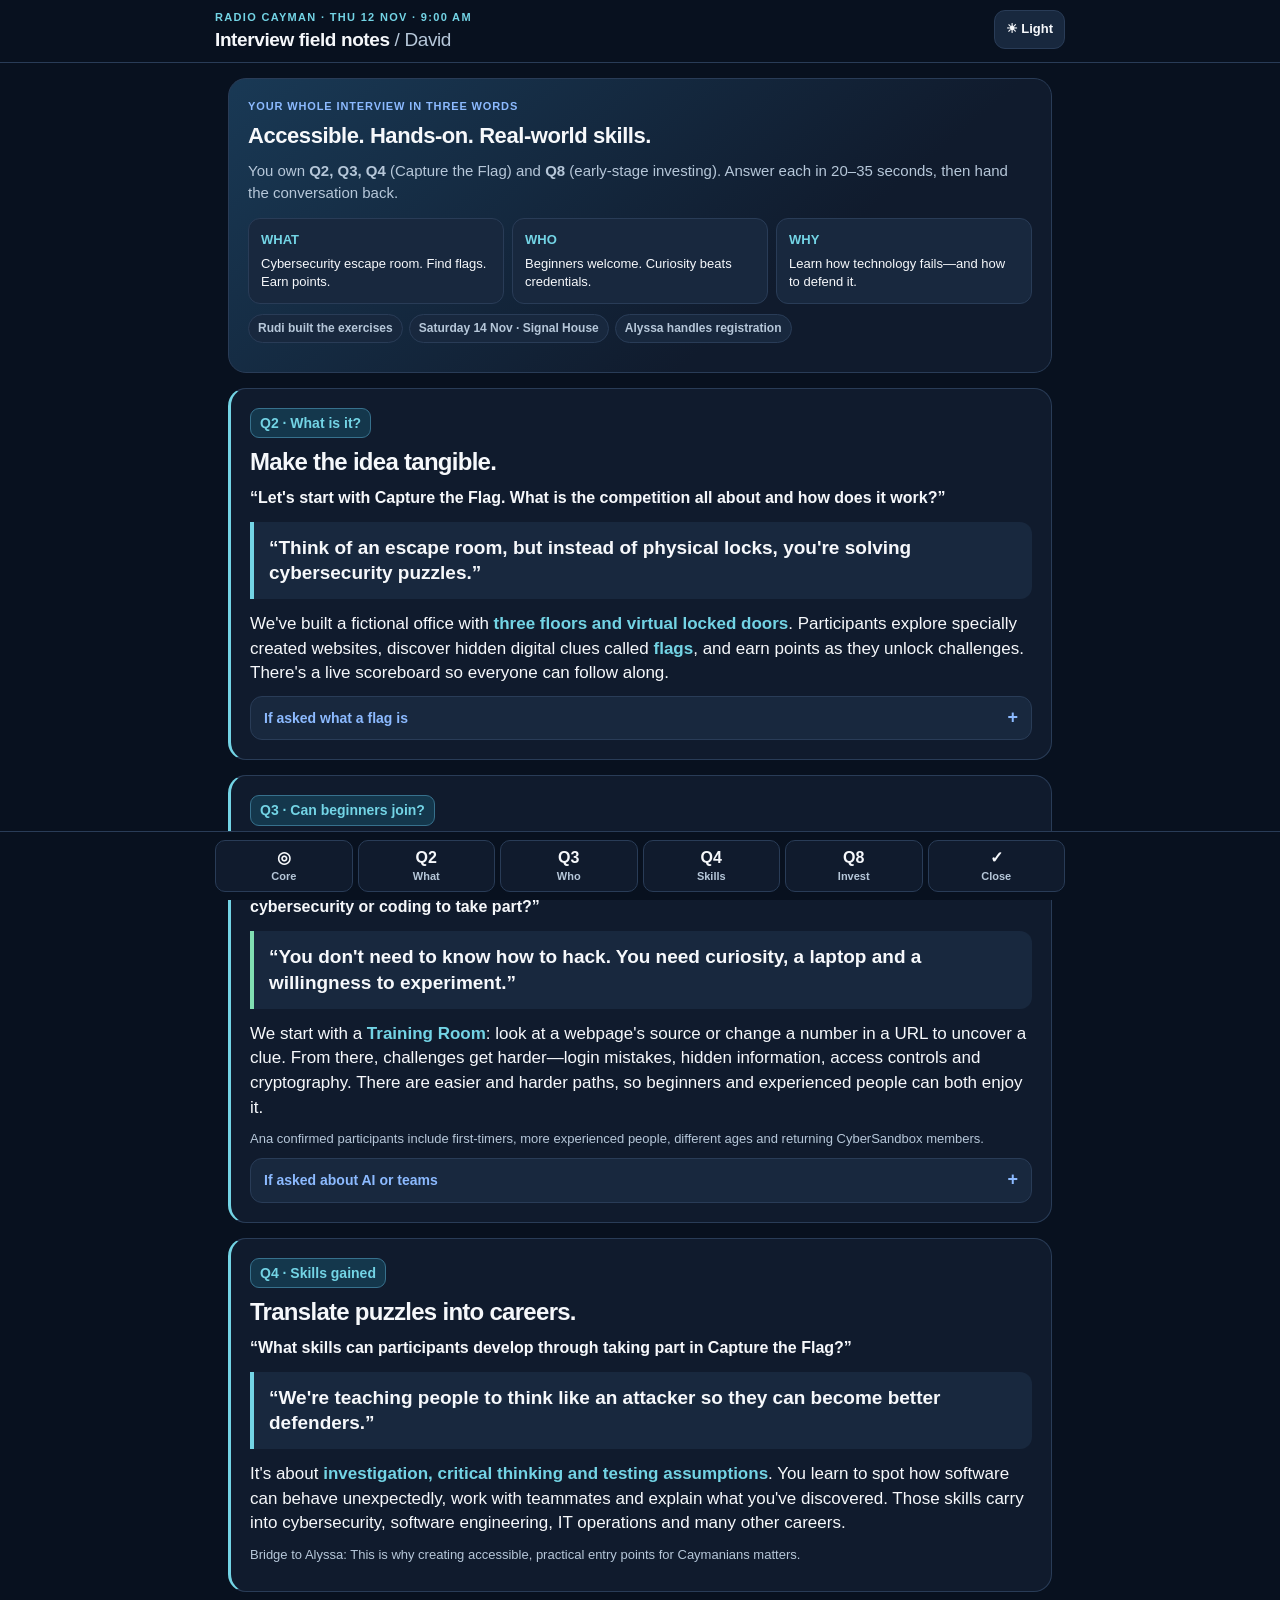
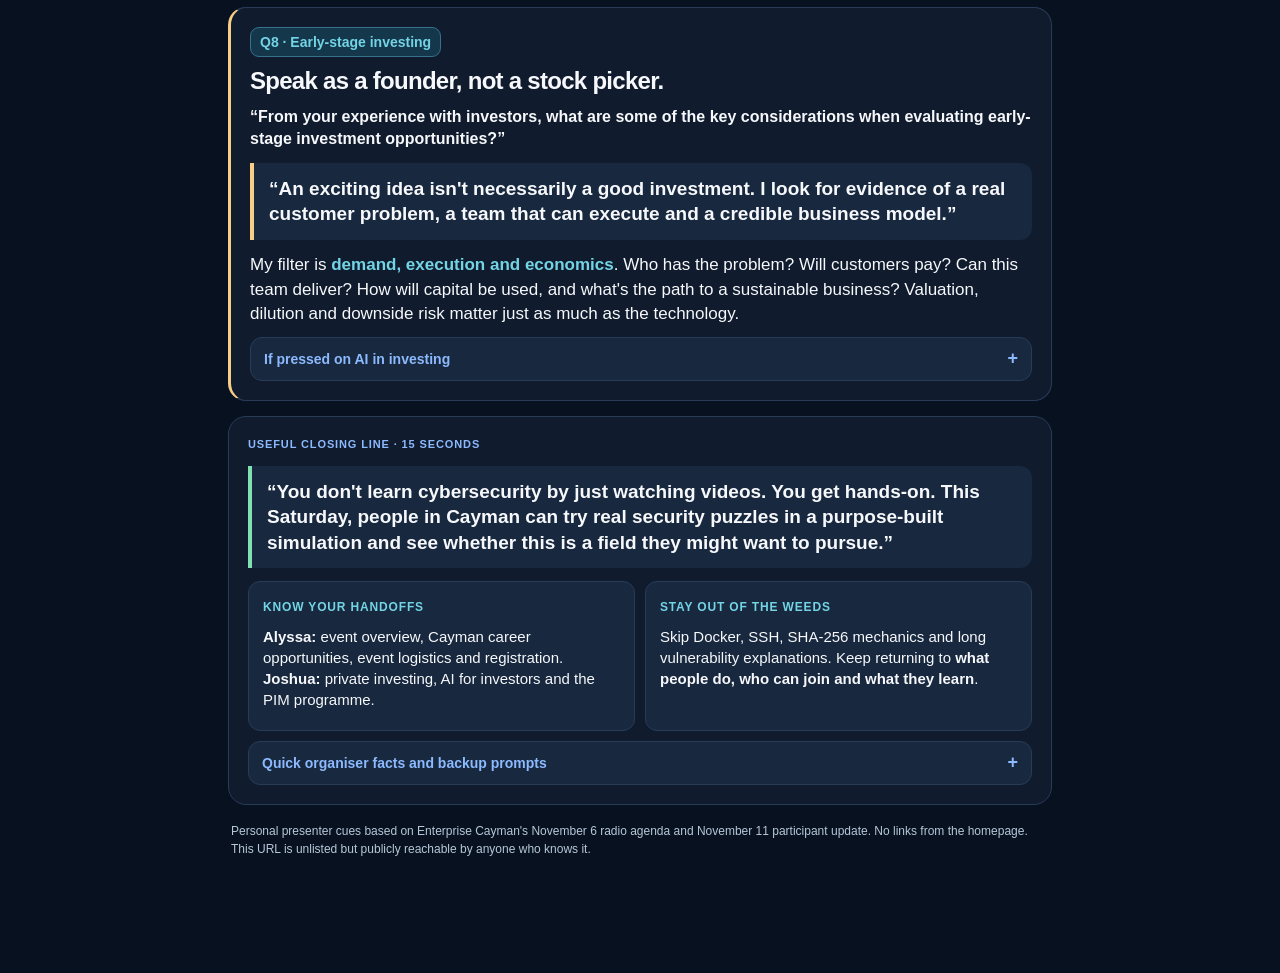
<file: radio-cayman-2026/index.html>
<!doctype html>
<html lang="en">
<head>
<meta charset="utf-8">
<meta name="viewport" content="width=device-width,initial-scale=1,viewport-fit=cover">
<meta name="apple-mobile-web-app-capable" content="yes">
<meta name="robots" content="noindex,nofollow,noarchive,nosnippet">
<meta name="referrer" content="no-referrer">
<meta name="theme-color" id="themeMeta" content="#08111f">
<title>Radio Cayman | David's interview cues | 12 Nov 2026</title>
<style>
:root{--bg:#08111f;--card:#101b2d;--card2:#18283e;--text:#f6f8fb;--muted:#b6c7d9;--line:#293c57;--accent:#73d4e5;--blue:#8cbaff;--gold:#f8ce86;--green:#81dfb2}
*{box-sizing:border-box}
html{scroll-behavior:smooth;scroll-padding-top:104px;-webkit-text-size-adjust:100%}
body{margin:0;background:var(--bg);color:var(--text);font:16px/1.46 -apple-system,BlinkMacSystemFont,"SF Pro Text","Segoe UI",Roboto,Arial,sans-serif;padding-bottom:calc(78px + env(safe-area-inset-bottom))}
header{position:sticky;top:0;z-index:30;background:var(--bg);border-bottom:1px solid var(--line);padding:calc(9px + env(safe-area-inset-top)) 13px 11px}
.headerrow{max-width:850px;margin:auto;display:flex;align-items:center;justify-content:space-between;gap:10px}
.eyebrow{font-size:11px;letter-spacing:.12em;text-transform:uppercase;color:var(--accent);font-weight:850}
h1{font-size:19px;line-height:1.15;margin:4px 0 0;letter-spacing:-.02em}
button{font:inherit;cursor:pointer}
.toggle{border:1px solid var(--line);background:var(--card2);color:var(--text);padding:9px 11px;border-radius:11px;font-size:13px;font-weight:750;white-space:nowrap}
.wrap{max-width:850px;margin:auto;padding:15px 13px}
section{margin:0 0 15px;scroll-margin-top:110px}
.card{padding:19px;background:var(--card);border:1px solid var(--line);border-radius:18px}
.hero{background:linear-gradient(140deg,#193955,var(--card) 68%)}
h2{font-size:24px;margin:0 0 10px;line-height:1.22;letter-spacing:-.03em}
h3{font-size:16px;margin:12px 0 5px;color:var(--accent)}
p{margin:8px 0}
.lead{font-size:22px;line-height:1.32;font-weight:820;letter-spacing:-.02em}
.sublead{font-size:15px;color:var(--muted);line-height:1.45;margin:10px 0 0}
.kicker{font-size:11px;font-weight:840;letter-spacing:.08em;text-transform:uppercase;color:var(--blue);margin:0 0 7px}
.quote{background:var(--card2);border-left:4px solid var(--accent);border-radius:0 12px 12px 0;padding:13px 15px;margin:13px 0;font-size:19px;font-weight:760;line-height:1.35}
.quote.gold{border-left-color:var(--gold)}
.quote.green{border-left-color:var(--green)}
.question{font-size:16px;color:var(--text);font-weight:760;line-height:1.38;margin:0}
.num{display:inline-block;border:1px solid #37718d;background:#14374c;border-radius:9px;padding:4px 9px;font-size:14px;font-weight:880;color:var(--accent);margin-bottom:9px}
.answer{font-size:17px;line-height:1.45;margin:10px 0}
.answer b{color:var(--accent)}
.factgrid{display:grid;grid-template-columns:repeat(3,1fr);gap:8px;margin-top:15px}
.fact{background:var(--card2);border:1px solid var(--line);border-radius:12px;padding:12px}
.fact b{display:block;color:var(--accent);font-size:13px}
.fact span{display:block;margin-top:5px;font-size:13px;line-height:1.35;color:var(--text)}
.tags{display:flex;flex-wrap:wrap;gap:6px;margin:10px 0}
.tag{font-size:12px;font-weight:760;border:1px solid var(--line);background:var(--card2);padding:5px 9px;border-radius:999px;color:var(--muted)}
.qcard{border-left:3px solid var(--accent)}
.qcard.invest{border-left-color:var(--gold)}
.smalldesc{font-size:13px;line-height:1.4;color:var(--muted)}
.grid2{display:grid;grid-template-columns:repeat(2,1fr);gap:10px}
.minicard{background:var(--card2);padding:12px 14px;border-radius:12px;border:1px solid var(--line)}
.minicard strong{font-size:12px;text-transform:uppercase;letter-spacing:.07em;color:var(--accent)}
.minicard p{font-size:15px;line-height:1.4}
details{margin:10px 0 0;background:var(--card2);border:1px solid var(--line);border-radius:12px;overflow:hidden}
summary{list-style:none;cursor:pointer;padding:11px 13px;font-weight:760;color:var(--blue);font-size:14px}
summary::-webkit-details-marker{display:none}
summary::after{content:"+";float:right;font-size:18px;line-height:1}
details[open] summary::after{content:"−"}
.detailsbody{padding:1px 13px 12px;border-top:1px solid var(--line);font-size:14px}
.detailsbody p,.detailsbody li{line-height:1.48}
ul{margin:7px 0 3px;padding-left:19px}
li{margin:5px 0}
.avoid{color:var(--gold);font-weight:750}
.bottomnav{position:fixed;z-index:40;bottom:0;left:0;right:0;background:var(--bg);border-top:1px solid var(--line);padding:8px 7px calc(8px + env(safe-area-inset-bottom))}
.bottomnav nav{max-width:850px;margin:auto;display:grid;grid-template-columns:repeat(6,1fr);gap:5px}
.bottomnav a{display:block;color:var(--muted);text-decoration:none;text-align:center;border:1px solid var(--line);background:var(--card);border-radius:10px;font-size:11px;font-weight:750;padding:7px 2px}
.bottomnav a b{display:block;font-size:16px;color:var(--text);line-height:1.25}
footer{font-size:12px;color:var(--muted);line-height:1.5;padding:2px 3px 22px}
html[data-theme=light]{--bg:#f3f7fb;--card:#fff;--card2:#edf3f8;--text:#172c42;--muted:#4d6477;--line:#d4dfea;--accent:#0b6e85;--blue:#285f9f;--gold:#885a08;--green:#166a49}
html[data-theme=light] .hero{background:linear-gradient(140deg,#dcecf7,#fff 70%)}
html[data-theme=light] .num{background:#e0f1f7;border-color:#bad5e0}
@media(max-width:570px){.wrap{padding:11px 10px}.card{padding:15px}.lead{font-size:20px}.quote{font-size:18px}.factgrid{grid-template-columns:1fr 1fr}.fact:last-child{grid-column:1/-1}.grid2{grid-template-columns:1fr}h2{font-size:22px}header h1{font-size:17px}}
@media print{header,.bottomnav,details,footer{display:none!important}html,body{background:white!important;color:black!important}body{padding:0}.wrap{max-width:none}.card{background:white!important;color:black!important;box-shadow:none;break-inside:avoid}.quote{color:#111!important;background:#f7f7f7!important}section{margin-bottom:9px}}
</style>
</head>
<body>
<header id="top"><div class="headerrow"><div><div class="eyebrow">Radio Cayman · Thu 12 Nov · 9:00 am</div><h1>Interview field notes <span style="font-weight:500;color:var(--muted)">/ David</span></h1></div><button type="button" id="theme" class="toggle" aria-label="Switch colour theme">☀ Light</button></div></header>
<main class="wrap">
<section id="anchor"><div class="card hero">
  <p class="kicker">Your whole interview in three words</p>
  <div class="lead">Accessible. Hands-on. Real-world skills.</div>
  <p class="sublead">You own <strong>Q2, Q3, Q4</strong> (Capture the Flag) and <strong>Q8</strong> (early-stage investing). Answer each in 20–35 seconds, then hand the conversation back.</p>
  <div class="factgrid">
    <div class="fact"><b>WHAT</b><span>Cybersecurity escape room. Find flags. Earn points.</span></div>
    <div class="fact"><b>WHO</b><span>Beginners welcome. Curiosity beats credentials.</span></div>
    <div class="fact"><b>WHY</b><span>Learn how technology fails—and how to defend it.</span></div>
  </div>
  <div class="tags"><span class="tag">Rudi built the exercises</span><span class="tag">Saturday 14 Nov · Signal House</span><span class="tag">Alyssa handles registration</span></div>
</div></section>

<section id="q2"><div class="card qcard">
  <span class="num">Q2 · What is it?</span>
  <h2>Make the idea tangible.</h2>
  <p class="question">“Let's start with Capture the Flag. What is the competition all about and how does it work?”</p>
  <div class="quote">“Think of an escape room, but instead of physical locks, you're solving cybersecurity puzzles.”</div>
  <p class="answer">We've built a fictional office with <b>three floors and virtual locked doors</b>. Participants explore specially created websites, discover hidden digital clues called <b>flags</b>, and earn points as they unlock challenges. There's a live scoreboard so everyone can follow along.</p>
  <details><summary>If asked what a flag is</summary><div class="detailsbody"><p>It's a distinctive string of letters and numbers hidden in a simulated system. Finding it proves you solved that puzzle. You submit its cryptographic hash to earn points.</p></div></details>
</div></section>

<section id="q3"><div class="card qcard">
  <span class="num">Q3 · Can beginners join?</span>
  <h2>Remove the intimidation factor.</h2>
  <p class="question">“What types of challenges can participants expect and do they need previous experience in cybersecurity or coding to take part?”</p>
  <div class="quote green">“You don't need to know how to hack. You need curiosity, a laptop and a willingness to experiment.”</div>
  <p class="answer">We start with a <b>Training Room</b>: look at a webpage's source or change a number in a URL to uncover a clue. From there, challenges get harder—login mistakes, hidden information, access controls and cryptography. There are easier and harder paths, so beginners and experienced people can both enjoy it.</p>
  <p class="smalldesc">Ana confirmed participants include first-timers, more experienced people, different ages and returning CyberSandbox members.</p>
  <details><summary>If asked about AI or teams</summary><div class="detailsbody"><p>Teams can collaborate, and AI can be an investigative aid. The important part is not copying an answer but understanding why it works and verifying it.</p></div></details>
</div></section>

<section id="q4"><div class="card qcard">
  <span class="num">Q4 · Skills gained</span>
  <h2>Translate puzzles into careers.</h2>
  <p class="question">“What skills can participants develop through taking part in Capture the Flag?”</p>
  <div class="quote">“We're teaching people to think like an attacker so they can become better defenders.”</div>
  <p class="answer">It's about <b>investigation, critical thinking and testing assumptions</b>. You learn to spot how software can behave unexpectedly, work with teammates and explain what you've discovered. Those skills carry into cybersecurity, software engineering, IT operations and many other careers.</p>
  <p class="smalldesc">Bridge to Alyssa: This is why creating accessible, practical entry points for Caymanians matters.</p>
</div></section>

<section id="q8"><div class="card qcard invest">
  <span class="num">Q8 · Early-stage investing</span>
  <h2>Speak as a founder, not a stock picker.</h2>
  <p class="question">“From your experience with investors, what are some of the key considerations when evaluating early-stage investment opportunities?”</p>
  <div class="quote gold">“An exciting idea isn't necessarily a good investment. I look for evidence of a real customer problem, a team that can execute and a credible business model.”</div>
  <p class="answer">My filter is <b>demand, execution and economics</b>. Who has the problem? Will customers pay? Can this team deliver? How will capital be used, and what's the path to a sustainable business? Valuation, dilution and downside risk matter just as much as the technology.</p>
  <details><summary>If pressed on AI in investing</summary><div class="detailsbody"><p>AI makes research and comparison faster, but it doesn't replace due diligence. Test its claims against customer evidence, financial information and the team's actual execution record.</p></div></details>
</div></section>

<section id="close"><div class="card">
  <p class="kicker">Useful closing line · 15 seconds</p>
  <div class="quote green">“You don't learn cybersecurity by just watching videos. You get hands-on. This Saturday, people in Cayman can try real security puzzles in a purpose-built simulation and see whether this is a field they might want to pursue.”</div>
  <div class="grid2">
    <div class="minicard"><strong>Know your handoffs</strong><p><b>Alyssa:</b> event overview, Cayman career opportunities, event logistics and registration.<br><b>Joshua:</b> private investing, AI for investors and the PIM programme.</p></div>
    <div class="minicard"><strong>Stay out of the weeds</strong><p>Skip Docker, SSH, SHA-256 mechanics and long vulnerability explanations. Keep returning to <b>what people do, who can join and what they learn</b>.</p></div>
  </div>
  <details><summary>Quick organiser facts and backup prompts</summary><div class="detailsbody">
    <ul>
      <li><b>Radio:</b> Thursday 12 November 2026, 9:00 AM, Radio Cayman.</li>
      <li><b>Competition:</b> Saturday 14 November, Signal House. Let Alyssa confirm programme logistics and sign-up instructions.</li>
      <li><b>Experience:</b> Office Escape—three floors, nine themed rooms, 19 scored doors, unscored practice room.</li>
      <li><b>Credit:</b> Rudi Coetzee created the challenge materials and walkthrough; David supported the event and deployment.</li>
      <li><b>Audience:</b> beginners, experienced participants and returning CyberSandbox community members.</li>
      <li><b>Rescue question to self:</b> What will someone actually do when they open their laptop?</li>
      <li><b>Investment rescue:</b> What evidence, not enthusiasm, shows people will pay?</li>
    </ul>
  </div></details>
</div></section>

<footer>Personal presenter cues based on Enterprise Cayman's November 6 radio agenda and November 11 participant update. No links from the homepage. This URL is unlisted but publicly reachable by anyone who knows it.</footer>
</main>
<div class="bottomnav"><nav aria-label="Jump to interview cues">
  <a href="#anchor"><b>◎</b>Core</a>
  <a href="#q2"><b>Q2</b>What</a>
  <a href="#q3"><b>Q3</b>Who</a>
  <a href="#q4"><b>Q4</b>Skills</a>
  <a href="#q8"><b>Q8</b>Invest</a>
  <a href="#close"><b>✓</b>Close</a>
</nav></div>
<script>
(function(){
  var root=document.documentElement,button=document.getElementById('theme'),meta=document.getElementById('themeMeta');
  function setTheme(v){
    root.dataset.theme=v;
    button.textContent=v==='light'?'☾ Dark':'☀ Light';
    meta.setAttribute('content',v==='light'?'#f3f7fb':'#08111f');
    try{localStorage.setItem('radio-cayman-2026-theme',v)}catch(e){}
  }
  var t='dark';
  try{t=localStorage.getItem('radio-cayman-2026-theme')||'dark'}catch(e){}
  setTheme(t);
  button.addEventListener('click',function(){setTheme(root.dataset.theme==='light'?'dark':'light')});
})();
</script>
</body>
</html>
</file>
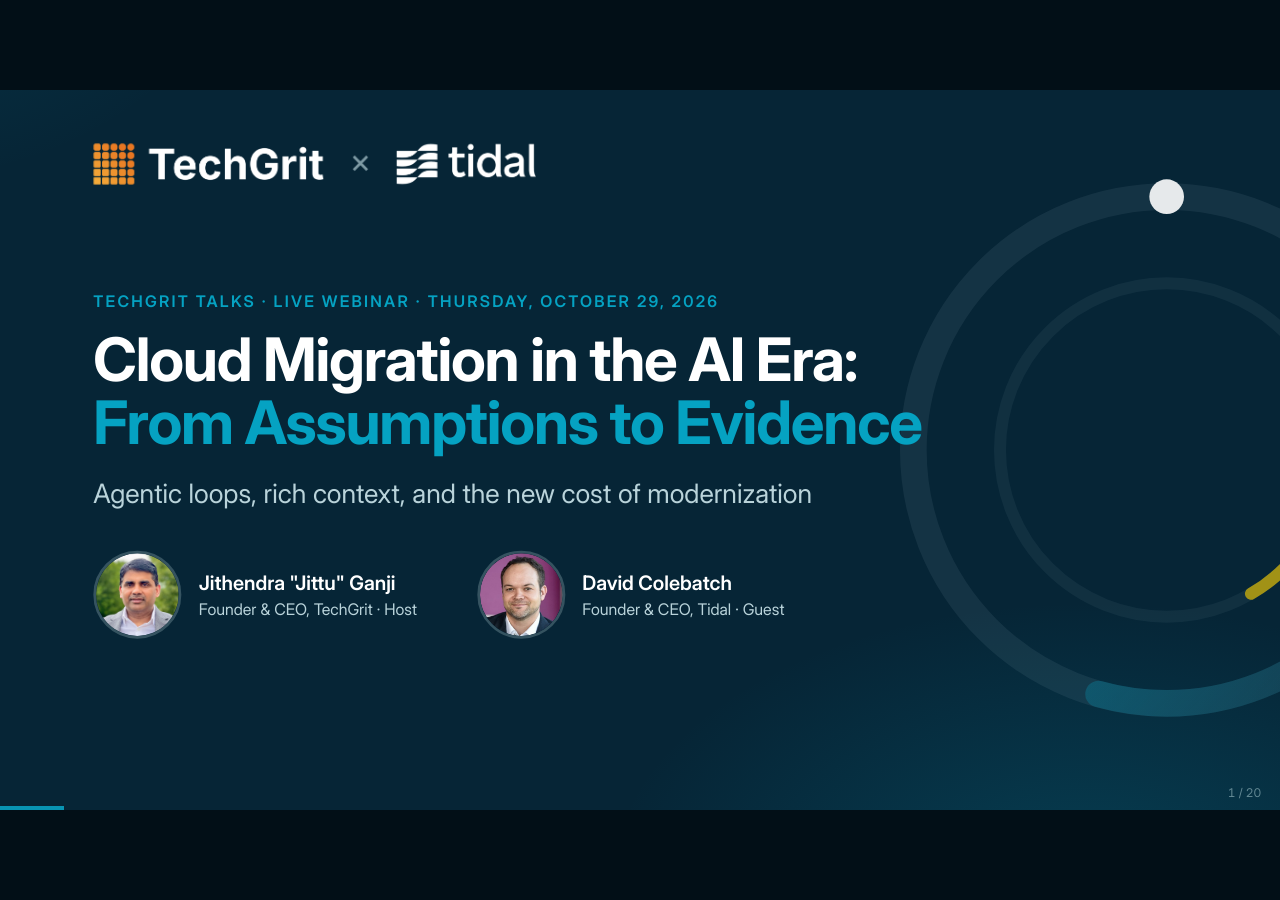
<file: techgrit-2026/index.html>
<!doctype html>
<html lang="en">
<head>
<meta charset="utf-8">
<meta name="viewport" content="width=device-width,initial-scale=1">
<title>Cloud Migration in the AI Era: From Assumptions to Evidence | TechGrit Talks x Tidal</title>
<meta name="description" content="TechGrit Talks live webinar, Thursday, October 29, 2026. Cloud Migration in the AI Era: From Assumptions to Evidence. Agentic loops, rich context, and the new cost of modernization, with host Jithendra &quot;Jittu&quot; Ganji (Founder &amp; CEO, TechGrit) and guest David Colebatch (Founder &amp; CEO, Tidal).">
<meta name="author" content="David Colebatch, Tidal; Jithendra Ganji, TechGrit">
<meta property="og:title" content="Cloud Migration in the AI Era: From Assumptions to Evidence">
<meta property="og:description" content="TechGrit Talks x Tidal: agentic loops, rich context, and the new cost of modernization. Jithendra &quot;Jittu&quot; Ganji with David Colebatch, Thursday, October 29, 2026.">
<meta property="og:type" content="website">
<meta name="twitter:card" content="summary">
<meta name="robots" content="noindex">
<link rel="icon" href="assets/img/brand/tidal-logomark-rgb.svg">
<link rel="stylesheet" href="assets/css/deck.css">
</head>
<body>
<div id="viewport"><div id="stage">

<!-- 1 TITLE -->
<section class="slide s-title s-cover" data-title="Title">
  <img class="logo lockup" src="assets/img/brand/techgrit-x-tidal.png" alt="TechGrit × Tidal">
  <svg class="bg-loop" viewBox="0 0 1000 1000" aria-hidden="true">
    <defs><linearGradient id="g1" x1="0" y1="0" x2="1" y2="1"><stop offset="0" stop-color="#05A2C2" stop-opacity=".9"/><stop offset="1" stop-color="#05A2C2" stop-opacity="0"/></linearGradient></defs>
    <circle cx="500" cy="500" r="380" fill="none" stroke="rgba(216,243,246,.08)" stroke-width="40"/>
    <g class="spin"><circle cx="500" cy="500" r="380" fill="none" stroke="url(#g1)" stroke-width="40" stroke-linecap="round" stroke-dasharray="700 1688"/><circle cx="500" cy="120" r="26" fill="#fff"/></g>
    <circle cx="500" cy="500" r="250" fill="none" stroke="rgba(216,243,246,.06)" stroke-width="18"/>
    <g class="spin2"><circle cx="500" cy="500" r="250" fill="none" stroke="#F7CE00" stroke-opacity=".7" stroke-width="18" stroke-linecap="round" stroke-dasharray="260 1311"/></g>
  </svg>
  <p class="kicker">TechGrit Talks · Live webinar · Thursday, October 29, 2026</p>
  <h1 style="font-size:90px;max-width:1450px">Cloud Migration in the AI Era:<br><span class="accent">From Assumptions to Evidence</span></h1>
  <p class="sub">Agentic loops, rich context, and the new cost of modernization</p>
  <div class="people">
    <div class="person"><img src="assets/img/jittu.png" alt="Jithendra Ganji"><div><b>Jithendra "Jittu" Ganji</b>Founder &amp; CEO, TechGrit · Host</div></div>
    <div class="person"><img src="assets/img/david.png" alt="David Colebatch"><div><b>David Colebatch</b>Founder &amp; CEO, Tidal · Guest</div></div>
  </div>
</section>

<!-- 2 FORMAT -->
<section class="slide" data-title="Today's conversation">
  <p class="kicker">How we'll spend the next 45 minutes</p>
  <h2>A conversation</h2>
  <div class="timeline">
    <div class="seg"><div class="bar" style="background:#7FA3AD"></div><div class="t">Open</div><h3>Intro</h3><p>Why migrations stall, and what AI changed</p></div>
    <div class="seg hl"><div class="bar"></div><div class="t">Fireside</div><h3>From assumptions to evidence</h3><p>What agentic loops change about the cost of modernization - and what they still can't do on their own</p></div>
    <div class="seg"><div class="bar" style="background:#F7CE00"></div><div class="t">Show</div><h3>Short demo</h3><p>The same loop, with and without context</p></div>
    <div class="seg"><div class="bar" style="background:#5CC873"></div><div class="t">Your turn</div><h3>Live Q&amp;A</h3><p>Drop questions in the chat any time</p></div>
  </div>
  <p class="lead" style="margin-top:60px;font-size:32px">We'll build a practical checklist together using your ideas from the chat.</p>
  <img class="cofoot" src="assets/img/brand/techgrit-x-tidal.png" alt="TechGrit × Tidal">
</section>

<!-- 3 PRACTITIONER -->
<section class="slide" data-title="A practitioner's view" data-anim="rise">
  <p class="kicker">Before we begin · A practitioner's view</p>
  <h2 style="font-size:66px;max-width:none">Nearly 460 applications. Years of work.<br><span class="accent">The hardest part was never the code.</span></h2>
  <div class="qcards">
    <div class="qcard" data-rise><div class="num">01</div><h3>Who owns this app?</h3><p>And who gets the call when it breaks</p></div>
    <div class="qcard" data-rise><div class="num">02</div><h3>What does it talk to at 2&nbsp;a.m.?</h3><p>The batch jobs and feeds nobody documented</p></div>
    <div class="qcard" data-rise><div class="num">03</div><h3>Can we turn it off?</h3><p>Or does someone still depend on it</p></div>
  </div>
  <p class="lead" style="font-size:30px;margin-top:40px;max-width:1680px" data-rise>AIX to AWS, a multi year program starting in 2018. Every application had one or two people who knew the answers, and they were already busy.</p>
  <div class="question"><div class="qmark">?</div><div>How much of your portfolio lives in someone's head?</div></div>
  <img class="cofoot" src="assets/img/brand/techgrit-x-tidal.png" alt="TechGrit × Tidal">
</section>

<!-- 4 MARKET -->
<section class="slide" data-title="The market" data-anim="stats">
  <p class="kicker">The market · What the data says</p>
  <h2 style="font-size:66px;max-width:none">Three out of four cloud migrations <span class="accent">ran over budget</span></h2>
  <div class="stats">
    <div class="stat hl" data-rise><div class="big" data-count="75" data-fmt="%">75%</div><p>of cloud migrations ran over budget</p></div>
    <div class="stat" data-rise><div class="big" data-count="38" data-fmt="%">38%</div><p>were delayed by more than a quarter</p></div>
    <div class="stat" data-rise><div class="big" data-count="100" data-fmt="$B+">$100B+</div><p>of migration spend that did not deliver, over three years</p></div>
  </div>
  <p class="src" style="margin-top:26px">Source: McKinsey, "Cloud-migration opportunity: Business value grows, but missteps abound," survey of about 450 CIOs and IT decision makers, 2020 to 2021.</p>
  <div class="question"><div class="qmark">?</div><div>Was the problem the cloud, or what we didn't know about our apps?</div></div>
  <img class="cofoot" src="assets/img/brand/techgrit-x-tidal.png" alt="TechGrit × Tidal">
</section>

<!-- 5 WHAT CHANGED -->
<section class="slide" data-title="What changed" data-anim="cheap">
  <p class="kicker">What changed · 2025 to 2029</p>
  <h2 style="font-size:66px">The code is getting cheap</h2>
  <div class="cheap">
    <div class="week" data-rise>
      <div class="t">Where a developer's week goes</div>
      <div class="wbar"><div class="w1" id="w1"><span>~1/3</span></div><div class="w2"><span>~2/3</span></div></div>
      <div class="wk"><i class="k1"></i><div><b>Writing or improving code</b> what AI is speeding up</div></div>
      <div class="wk"><i class="k2"></i><div><b>Everything else</b> maintaining, testing, securing, and working out what is already there</div></div>
      <p class="src" style="margin-top:14px">Source: Tidelift and The New Stack developer survey, 2019.</p>
    </div>
    <div class="fc">
      <div class="fstat" data-rise><div class="big gold" data-count="90" data-fmt="%">90%</div><p>of software modernization done with AI augmented tools by 2029, up from under 15% in 2025</p></div>
      <div class="fstat" data-rise><div class="big gold" data-count="50" data-fmt="%">50%</div><p>lower modernization labor cost by 2029, compared with 2025</p></div>
      <p class="src">Gartner forecast, Innovation Insight for AI Augmented Code Modernization Tools, July 2025.</p>
    </div>
  </div>
  <div class="question"><div class="qmark">?</div><div>If changing code becomes nearly free, what becomes the hard part?</div></div>
  <img class="cofoot" src="assets/img/brand/techgrit-x-tidal.png" alt="TechGrit × Tidal">
</section>

<!-- 6 OLD ASSUMPTION -->
<section class="slide" data-title="The old assumption" data-anim="assume">
  <p class="kicker">Beat 1 · The old assumption</p>
  <h2>"Modernization is expensive. So we lift and shift it, or leave it alone."</h2>
  <div class="two" style="margin-top:10px;grid-template-columns:1000px 1fr">
    <div class="portfolio" id="pf"></div>
    <div class="legend" style="margin-top:70px">
      <div><span style="background:rgba(216,243,246,.14)"></span>Left alone</div>
      <div><span style="background:#2C6E80"></span>Lifted and shifted</div>
      <div><span style="background:var(--warning)"></span>Properly modernized</div>
      <div class="src" style="margin-top:10px">A typical-looking portfolio. Illustrative, not data.</div>
    </div>
  </div>
  <div class="question"><div class="qmark">?</div><div>What does it cost to modernize <u>one</u> app properly?</div></div>
  <img class="cofoot" src="assets/img/brand/techgrit-x-tidal.png" alt="TechGrit × Tidal">
</section>

<!-- 7 LOOPS -->
<section class="slide" data-title="Break the math with loops" data-anim="loop4">
  <p class="kicker">Beat 2 · Break the math</p>
  <h2 style="font-size:66px;max-width:none">An agent loop: <span class="accent">plan, change, test, retry</span> until it passes</h2>
  <div class="two" style="grid-template-columns:680px 1fr;gap:80px;margin-top:26px">
    <div class="loop" id="loopA" data-fails="2" data-mode="pass" style="width:680px;height:560px"></div>
    <div class="chart" style="padding-top:30px">
      <svg width="860" height="440" viewBox="0 0 860 440">
        <defs><linearGradient id="gold-fade" x1="0" y1="0" x2="0" y2="1"><stop offset="0" stop-color="#F7CE00" stop-opacity=".28"/><stop offset="1" stop-color="#F7CE00" stop-opacity="0"/></linearGradient></defs>
        <line class="axis" x1="60" y1="20" x2="60" y2="380"/><line class="axis" x1="60" y1="380" x2="840" y2="380"/>
        <path class="area" id="costArea" d=""/>
        <path class="curve" id="costCurve" d="M70,60 C220,70 300,250 420,310 S700,368 830,372"/>
        <text x="0" y="0" transform="translate(34,330) rotate(-90)">Cost per attempt</text>
        <text x="70" y="420">Hand-written change</text>
        <text x="830" y="420" text-anchor="end">Agentic loop</text>
      </svg>
      <p class="lead" style="font-size:32px;margin-top:14px;max-width:860px">Each retry costs minutes, not sprints. The cost of execution is trending toward zero.</p>
    </div>
  </div>
  <div class="illus" style="bottom:205px"><b>Illustrative</b> trend, not measured data</div>
  <div class="question" style="bottom:100px"><div class="qmark">?</div><div>So... is every app affordable to modernize now?</div></div>
  <img class="cofoot" src="assets/img/brand/techgrit-x-tidal.png" alt="TechGrit × Tidal">
</section>

<!-- 8 TWIST -->
<section class="slide" data-title="The twist: a blind loop" data-anim="loop5">
  <p class="kicker">Beat 3 · The twist</p>
  <h2>Same loop. No context. <span class="warn">Confidently wrong.</span></h2>
  <div class="two" style="grid-template-columns:600px 1fr;gap:70px;margin-top:24px">
    <div class="loop blind" id="loopB" data-fails="1" data-mode="intent" style="width:600px;height:520px"></div>
    <div>
      <div class="reality">
        <div class="rcard" data-step="1"><div class="x">✕</div><div>Rebuilt a module the business already planned to retire</div></div>
        <div class="rcard" data-step="2"><div class="x">✕</div><div>Dropped a nightly partner file feed the repo never mentions</div></div>
        <div class="rcard" data-step="3"><div class="x">✕</div><div>Optimized what's easy to measure, not what the owner cares about</div></div>
      </div>
      <p class="src" style="margin-top:14px">Illustrative failure patterns</p>
      <div class="quote" style="margin-top:28px" data-step="4">"Correct in shape but wrong in business intent."<cite>David Colebatch, "The Architecture Question That Never Dies", tidalcloud.com blog</cite></div>
    </div>
  </div>
  <div class="question" style="bottom:110px"><div class="qmark">?</div><div>What does the agent need that the code doesn't contain?</div></div>
  <img class="cofoot" src="assets/img/brand/techgrit-x-tidal.png" alt="TechGrit × Tidal">
</section>

<!-- 9 AUDIENCE LIST -->
<section class="slide" data-title="Your list (live)" data-list="audience">
  <p class="kicker">Beat 4 · Your turn - use the chat</p>
  <h2 style="font-size:60px;max-width:none">What does the agent need that the code doesn't contain?</h2>
  <div class="board" id="board">
    <div class="empty"><div class="mic">💬</div><div>Waiting for the room...</div><div style="font-size:24px">Type your answers in the chat</div></div>
    <ul class="items" id="aud">
      <li data-k="intent"><span class="n">1</span><div>Business intent<small>Why does this app exist?</small></div></li>
      <li data-k="owners"><span class="n">2</span><div>Owners<small>Who decides, who gets paged?</small></div></li>
      <li data-k="deps"><span class="n">3</span><div>Dependencies<small>What breaks if it moves?</small></div></li>
      <li data-k="flows"><span class="n">4</span><div>Data flows<small>Who reads and writes its data?</small></div></li>
      <li data-k="risk"><span class="n">5</span><div>Risk &amp; compliance<small>What can't go wrong?</small></div></li>
      <li data-k="matters"><span class="n">6</span><div>What matters to the business<small>Value, criticality, cost of downtime</small></div></li>
      <li data-k="retire"><span class="n">7</span><div>What can be retired<small>Not everything deserves a loop</small></div></li>
    </ul>
  </div>
  <div class="addbox" id="addbox"><input id="addinput" placeholder="Type what the audience said, then Enter"><div>Enter to add · Esc to cancel</div></div>
  <img class="cofoot" src="assets/img/brand/techgrit-x-tidal.png" alt="TechGrit × Tidal">
</section>

<!-- 10 BOTTLENECK -->
<section class="slide" data-title="The bottleneck" data-anim="bottleneck">
  <p class="kicker">Beat 5 · The bottleneck</p>
  <h2>Now gather that list for 200 apps. <span class="gold">By hand.</span></h2>
  <div class="race">
    <div class="lab"><b>The change</b>agentic loop, per app</div>
    <div class="track fast"><div class="fill" id="fastFill"></div><div class="val" id="fastVal"></div></div>
    <div class="lab"><b>The context</b>interviews, workshops, spreadsheets</div>
    <div class="track slow"><div class="fill" id="slowFill"></div><div class="val" id="slowVal"></div></div>
  </div>
  <div class="two" style="grid-template-columns:760px 1fr;gap:80px;margin-top:46px">
    <div><div class="tiles" id="tiles"></div><div class="src" style="margin-top:12px"><span id="tileCount">0</span> of 200 apps with context gathered · <b style="color:var(--ink-2)">Illustrative</b> portfolio, relative pace only</div></div>
    <div>
      <div class="big-claim" style="font-size:54px">The scarce thing is no longer code.<br><span class="accent">It's context.</span></div>
      <p class="src" style="margin-top:22px;font-size:22px;line-height:1.45;max-width:780px">"At enterprise scale, manual approaches break down because of duplicated evidence collection, inconsistent scoring, weak provenance, and the inability to maintain the assessment as evidence changes." - tidalcloud.com/enterprise-modernization</p>
    </div>
  </div>
  <div class="question" style="bottom:110px"><div class="qmark">?</div><div>Where does rich context come from, at portfolio scale?</div></div>
  <img class="cofoot" src="assets/img/brand/techgrit-x-tidal.png" alt="TechGrit × Tidal">
</section>

<!-- 11 REVEAL -->
<section class="slide" data-title="Your list, answered" data-reveal="1">
  <div style="display:flex;align-items:center;justify-content:space-between">
    <div><p class="kicker">Beat 6 · Your list, answered</p><h2 style="font-size:56px">Context gathered at portfolio speed</h2></div>
    <img class="acc-logo" src="assets/img/brand/tidal-accelerator-logo.svg" alt="Tidal Accelerator" data-step="1" style="height:64px">
  </div>
  <div class="reveal-grid">
    <ul class="items" id="ansList"></ul>
    <div class="caps">
      <div class="cap" data-step="1"><h3>Server &amp; infrastructure discovery</h3><p>Apps, servers, databases and data pipelines, grouped by application</p><div class="maps">→ dependencies · data flows</div></div>
      <div class="cap" data-step="2"><h3>Source code &amp; database analysis</h3><p>Languages, frameworks, data stores and their constraints</p><div class="maps">→ dependencies · risk</div></div>
      <div class="cap" data-step="3"><h3>Business context capture</h3><p>Application owner interviews: 20 ready-made, customizable questions</p><div class="maps">→ intent · owners · what matters · what can be retired · your additions</div></div>
      <div class="cap" data-step="4"><h3>AI-assisted insights</h3><p>Risk patterns and modernization candidates, grounded in evidence</p><div class="maps">→ risk · what can be retired</div></div>
      <div class="cap agent" data-step="5"><h3>API, CLI and published agent skills</h3><p>So your coding agents read the context before they loop</p></div>
    </div>
  </div>
  <img class="cofoot" src="assets/img/brand/techgrit-x-tidal.png" alt="TechGrit × Tidal">
</section>

<!-- 12 SCREENSHOTS -->
<section class="slide" data-title="What the evidence looks like">
  <p class="kicker">Real captures · demo workspace</p>
  <h2 style="font-size:60px">Evidence, not assumptions</h2>
  <div class="shots">
    <div class="shot a" data-step="1"><div class="chrome"><i></i><i></i><i></i></div><img src="assets/img/accelerator/accelerator-host-discovery-2026.webp" alt="Tidal Accelerator host discovery"><div class="cap2">Discovery</div></div>
    <div class="shot b" data-step="2"><div class="chrome"><i></i><i></i><i></i></div><img src="assets/img/accelerator/accelerator-db-analysis-2026.webp" alt="Tidal Accelerator database analysis"><div class="cap2">Database analysis</div></div>
    <div class="shot c" data-step="3"><div class="chrome"><i></i><i></i><i></i></div><img src="assets/img/accelerator/accelerator-application-interview-2026.webp" alt="Tidal Accelerator application owner interview"><div class="cap2">Application owner interview</div></div>
  </div>
  <img class="cofoot" src="assets/img/brand/techgrit-x-tidal.png" alt="TechGrit × Tidal">
</section>

<!-- 13 AGENTS -->
<section class="slide" data-title="Context agents can read">
  <p class="kicker">From record to loop</p>
  <h2 style="font-size:64px">Context your coding agents can actually read</h2>
  <div class="flow" data-step="1">
    <div class="box"><b>Accelerator</b><span>application record and evidence</span></div><div class="arr">→</div>
    <div class="box"><b>API + Tidal Tools CLI</b><span>typed, auditable access</span></div><div class="arr">→</div>
    <div class="box"><b>Agent skill</b><span>public, open standard</span></div><div class="arr">→</div>
    <div class="box"><b>Your coding agent</b><span>plans with context, then loops</span></div>
  </div>
  <div class="term" style="margin-top:44px" data-step="2">
    <div class="bar"><i></i><i></i><i></i></div>
<pre><span class="c"># Public: github.com/tidalmigrations/agent-skills</span>
<span class="p">$</span> npx skills add tidalmigrations/agent-skills --skill tidal-tools
<span class="p">$</span> tidal login
<span class="p">$</span> tidal analyze code</pre>
  </div>
  <p class="src" style="margin-top:18px">Works with Agent Skills-compatible tools such as Cursor, Claude Code and Kiro, per the repository README.</p>
  <div class="quote" style="margin-top:56px;font-size:40px" data-step="3">"Guardrails live below the agent."<cite>David Colebatch, "The Architecture Question That Never Dies", tidalcloud.com blog</cite></div>
  <img class="cofoot" src="assets/img/brand/techgrit-x-tidal.png" alt="TechGrit × Tidal">
</section>

<!-- 14 DEMO CUE -->
<section class="slide" data-title="Demo: with vs without context" data-anim="demo">
  <p class="kicker">Demo</p>
  <h2 style="font-size:60px">The same loop, with and without context</h2>
  <div class="vs">
    <div class="col"><h3 class="warn">Raw code only</h3><p>tests pass · intent missed</p><div class="loop blind" id="loopC" data-fails="1" data-mode="intent" data-size="small" style="width:600px;height:470px;margin:6px auto 0"></div></div>
    <div class="col" style="border-color:rgba(92,200,115,.5)"><h3 class="okc">Code + portfolio context</h3><p>tests pass · intent met</p><div class="loop" id="loopD" data-fails="1" data-mode="context" data-size="small" style="width:600px;height:470px;margin:6px auto 0"></div></div>
  </div>
  <img class="cofoot" src="assets/img/brand/techgrit-x-tidal.png" alt="TechGrit × Tidal">
</section>

<!-- 15 PORTFOLIO -->
<section class="slide" data-title="Portfolio, not product" data-anim="portfolio">
  <p class="kicker">Beat 7 · Portfolio, not product</p>
  <h2 style="font-size:64px">With context, point the loops at the <span class="gold">highest-value apps first</span></h2>
  <div class="two" style="grid-template-columns:1000px 1fr;gap:60px;margin-top:20px">
    <svg class="scatter" id="scatter" width="1000" height="660" viewBox="0 0 1000 660"></svg>
    <div style="padding-top:60px">
      <p class="lead" style="font-size:34px">Context tells you which apps deserve a loop, which should be retired, and which can wait.</p>
      <p class="lead" style="font-size:34px;margin-top:30px">That's a portfolio decision - made before you spend on execution.</p>
      <p class="src" style="margin-top:40px">Illustrative portfolio</p>
    </div>
  </div>
  <img class="cofoot" src="assets/img/brand/techgrit-x-tidal.png" alt="TechGrit × Tidal">
</section>

<!-- 16 TEMM -->
<section class="slide" data-title="The methodology" data-anim="temm">
  <p class="kicker">Free to use · the educational spine</p>
  <h2 style="font-size:60px">Tidal Enterprise Modernization Methodology™</h2>
  <div class="temm">
    <div class="ph"><div class="t">Discover</div><h3>Enterprise Intelligence</h3><div class="out">Evidence-backed context, not mere inventory</div><ul><li><b>Portfolio discovery</b></li><li>Owner interviews, dependencies, code and data</li></ul></div>
    <div class="ph"><div class="t">Decide</div><h3>Transformation Strategy</h3><div class="out">The right future for each app</div><ul><li><b>Workload classification</b> (6R)</li><li><b>Prioritization</b></li><li><b>Migration path definition</b></li></ul></div>
    <div class="ph"><div class="t">Deliver</div><h3>Measurable Business Outcomes</h3><div class="out">Not merely "apps moved"</div><ul><li>Point loops at approved, high-value work</li><li>Return new evidence to the record</li></ul></div>
  </div>
  <div class="reassess"><svg width="70" height="70" viewBox="0 0 70 70"><g class="spinr" style="transform-origin:35px 35px"><path d="M35 8 A27 27 0 1 1 9 30" fill="none" stroke="#05A2C2" stroke-width="6" stroke-linecap="round"/><path d="M2 26 L10 34 L17 24" fill="none" stroke="#05A2C2" stroke-width="6" stroke-linecap="round" stroke-linejoin="round"/></g></svg><span>Reassess as conditions change - the methodology is a loop too.</span><span class="src" style="margin-left:auto;font-family:var(--mono);font-size:24px;color:var(--info)">tidalcloud.com/enterprise-modernization</span></div>
  <img class="cofoot" src="assets/img/brand/techgrit-x-tidal.png" alt="TechGrit × Tidal">
</section>

<!-- 17 PARTNERSHIP -->
<section class="slide" data-title="How we work together" data-anim="rise">
  <p class="kicker">TechGrit × Tidal · How we work together</p>
  <h2 style="font-size:66px;max-width:none">Tidal brings the evidence.<br><span class="accent">TechGrit turns it into production.</span></h2>
  <div class="partner">
    <div class="pcol" data-rise><div class="ph2"><span class="t">Discover</span><span class="tag">Tidal Accelerator</span></div><h3>Build the evidence</h3><ul><li>Infrastructure and dependency discovery</li><li>Code and database analysis</li><li>Application owner interviews</li></ul></div>
    <div class="parr" data-rise>▶</div>
    <div class="pcol" data-rise><div class="ph2"><span class="t">Decide</span><span class="tag">Tidal + TechGrit</span></div><h3>Set each app's path</h3><ul><li>6R disposition for every app</li><li>Prioritized waves and roadmap</li><li>Target architecture and path</li></ul></div>
    <div class="parr" data-rise>▶</div>
    <div class="pcol hl" data-rise><div class="ph2"><span class="t">Deliver</span><span class="tag tg">TechGrit</span></div><h3>Move and modernize</h3><ul><li>Rehost, replatform, and refactor by wave</li><li>AI accelerated engineering, read from the record</li><li>Data migration, testing, and cutover</li><li>Run, optimize, and feed evidence back</li></ul></div>
  </div>
  <div class="reassess" data-rise style="margin-top:34px"><svg width="56" height="56" viewBox="0 0 70 70"><g class="spinr2" style="transform-origin:35px 35px"><path d="M35 8 A27 27 0 1 1 9 30" fill="none" stroke="#05A2C2" stroke-width="6" stroke-linecap="round"/><path d="M2 26 L10 34 L17 24" fill="none" stroke="#05A2C2" stroke-width="6" stroke-linecap="round" stroke-linejoin="round"/></g></svg><span>One record of evidence, from first scan to production. Every wave returns new evidence to it.</span></div>
  <img class="cofoot" src="assets/img/brand/techgrit-x-tidal.png" alt="TechGrit × Tidal">
</section>

<!-- 18 TAKEAWAY -->
<section class="slide s-take" data-title="The takeaway">
  <p class="kicker">One thing to remember</p>
  <h2>The cost of modernization is now set by the <span class="accent">quality of your context</span>.</h2>
  <img class="cofoot" src="assets/img/brand/techgrit-x-tidal.png" alt="TechGrit × Tidal">
</section>

<!-- 19 Q&A -->
<section class="slide s-title" data-title="Q&amp;A">
  <svg class="bg-loop" viewBox="0 0 1000 1000" aria-hidden="true">
    <circle cx="500" cy="500" r="380" fill="none" stroke="rgba(216,243,246,.08)" stroke-width="40"/>
    <g class="spin"><circle cx="500" cy="500" r="380" fill="none" stroke="url(#g1)" stroke-width="40" stroke-linecap="round" stroke-dasharray="700 1688"/><circle cx="500" cy="120" r="26" fill="#fff"/></g>
  </svg>
  <p class="kicker">Live Q&amp;A</p>
  <h1 style="font-size:120px">Your questions</h1>
  <p class="sub">Use the chat. Jittu will bring them in.</p>
  <img class="cofoot" src="assets/img/brand/techgrit-x-tidal.png" alt="TechGrit × Tidal">
</section>

<!-- 20 THANK YOU -->
<section class="slide" data-title="Thank you" data-anim="rise">
  <p class="kicker">Thank you</p>
  <h2>Thank you for joining <span class="accent">TechGrit Talks</span></h2>
  <div class="tpeople">
    <div class="tp" data-rise><img src="assets/img/david.png" alt="David Colebatch"><div><b>David Colebatch</b><span>Founder &amp; CEO, Tidal</span><a target="_blank" rel="noopener" href="https://www.linkedin.com/in/david-colebatch/">linkedin.com/in/david-colebatch</a></div></div>
    <div class="tp" data-rise><img src="assets/img/jittu.png" alt="Jithendra Ganji"><div><b>Jithendra "Jittu" Ganji</b><span>Founder &amp; CEO, TechGrit</span><a target="_blank" rel="noopener" href="https://www.linkedin.com/in/jithendraganji/">linkedin.com/in/jithendraganji</a></div></div>
  </div>
  <div class="ctas">
    <div class="cta" data-rise><div class="t">Start here</div><h3>Understand your portfolio first.</h3><p>Tidal's modernization methodology is free to use.</p><a target="_blank" rel="noopener" href="https://tidalcloud.com/enterprise-modernization">tidalcloud.com/enterprise-modernization</a></div>
    <div class="cta hl" data-rise><div class="t">When you're ready</div><h3>Turn the evidence into production.</h3><p>TechGrit and Tidal, from portfolio discovery to delivery.</p><a target="_blank" rel="noopener" href="https://techgrit.com/what-we-do/ai-modernization">techgrit.com/what-we-do/ai-modernization</a></div>
  </div>
  <img class="cofoot" src="assets/img/brand/techgrit-x-tidal.png" alt="TechGrit × Tidal">
</section>

<div id="progress"></div><div id="counter"></div>
</div></div>

<div id="notes"><div class="warnline">Speaker notes are visible on this screen · press N to hide before sharing · P opens a separate presenter window</div><div id="notesBody"></div></div>
<div id="help"><div class="card"><h3 style="font-size:24px;margin-bottom:12px">Keys</h3>
<div><kbd>→</kbd><kbd>Space</kbd>next step / slide &nbsp; <kbd>←</kbd>back</div>
<div><kbd>⇧→</kbd>skip to next slide &nbsp; <kbd>Home</kbd><kbd>End</kbd>first / last</div>
<div><kbd>R</kbd>replay this slide's animation</div>
<div><kbd>N</kbd>toggle speaker notes (visible to audience!)</div>
<div><kbd>P</kbd>open presenter window (notes, timer, next slide)</div>
<div><kbd>F</kbd>fullscreen &nbsp; <kbd>B</kbd>blackout &nbsp; <kbd>C</kbd>hide slide counter</div>
<div><kbd>G</kbd>go to slide number</div>
<div>List slide (9): <kbd>1</kbd>-<kbd>7</kbd>reveal item &nbsp; <kbd>A</kbd>add audience item &nbsp; <kbd>⌫</kbd>hide last</div>
<div style="margin-top:10px;color:#7FA3AD">Click right side = next, left third = back. <kbd>?</kbd>closes this.</div></div></div>
<div id="black"></div>
<div id="presenter"></div>
<script src="assets/js/deck.js"></script>
</body>
</html>
</file>
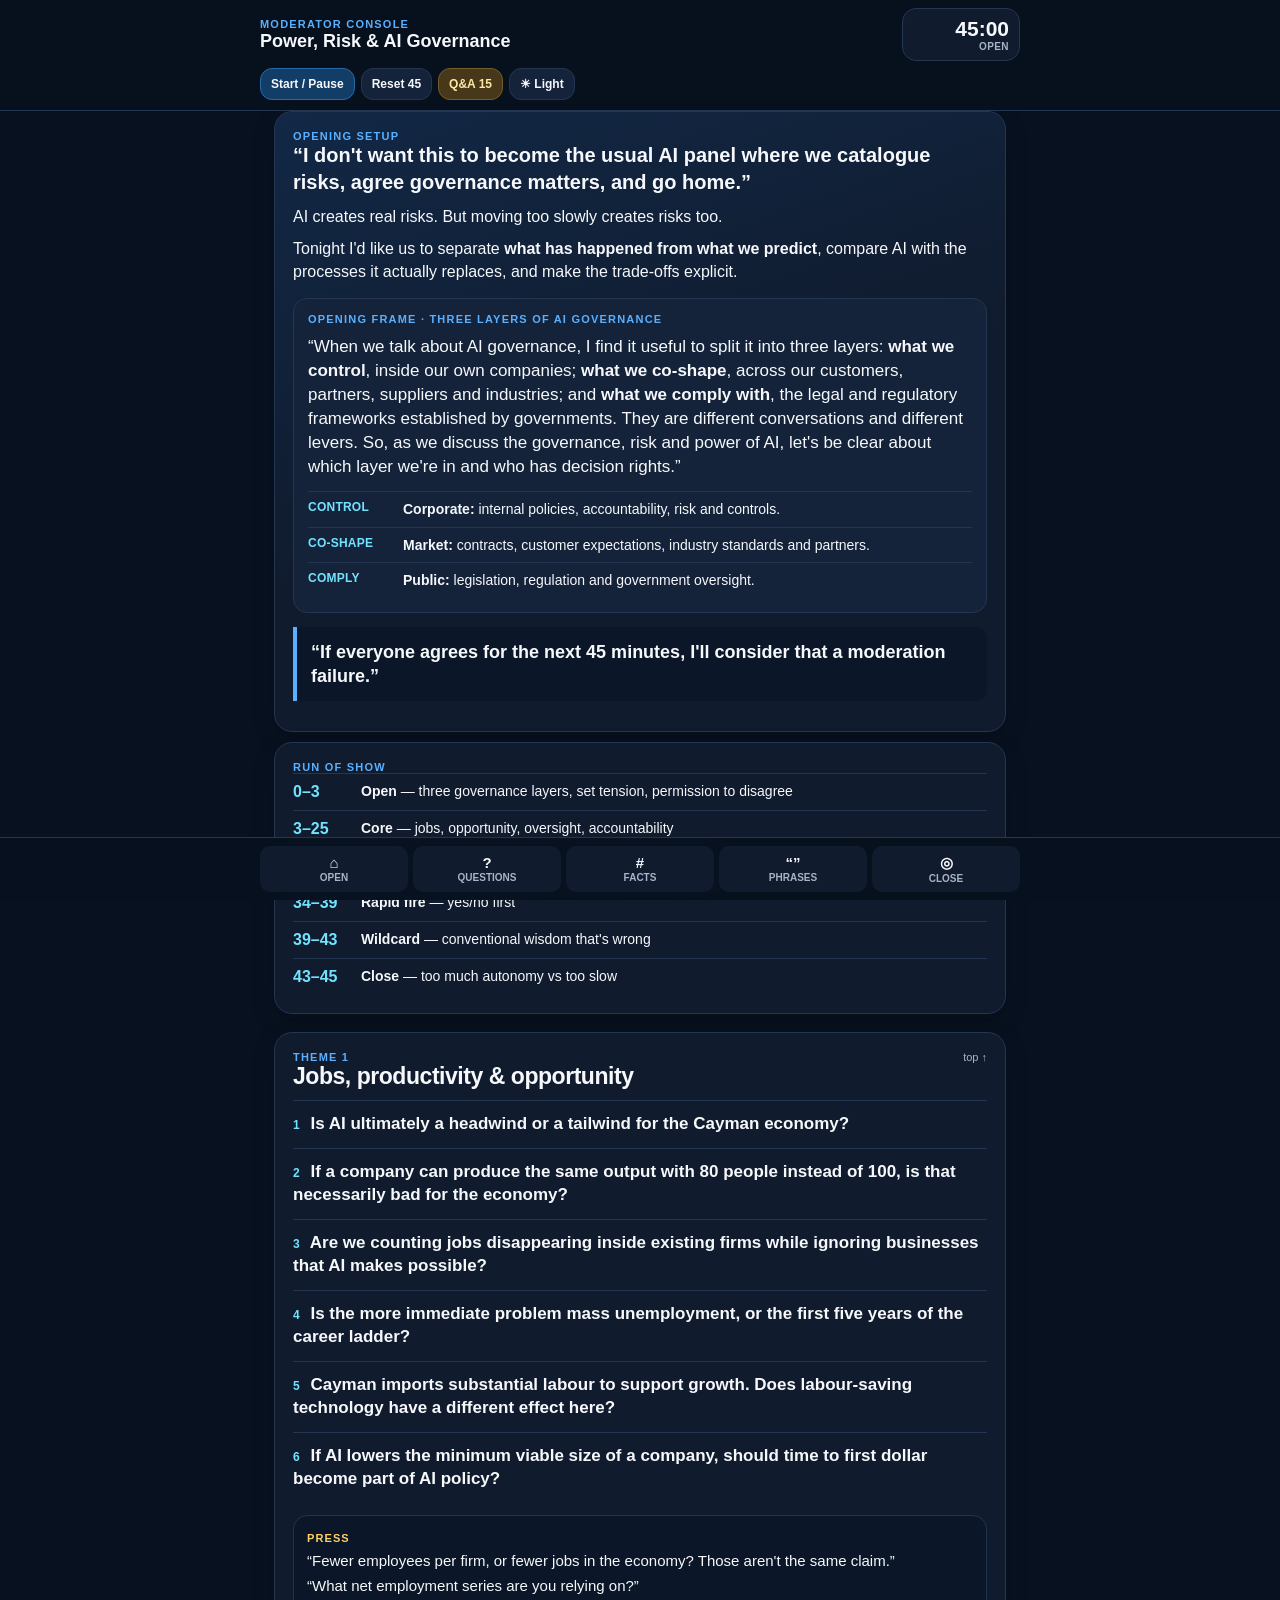
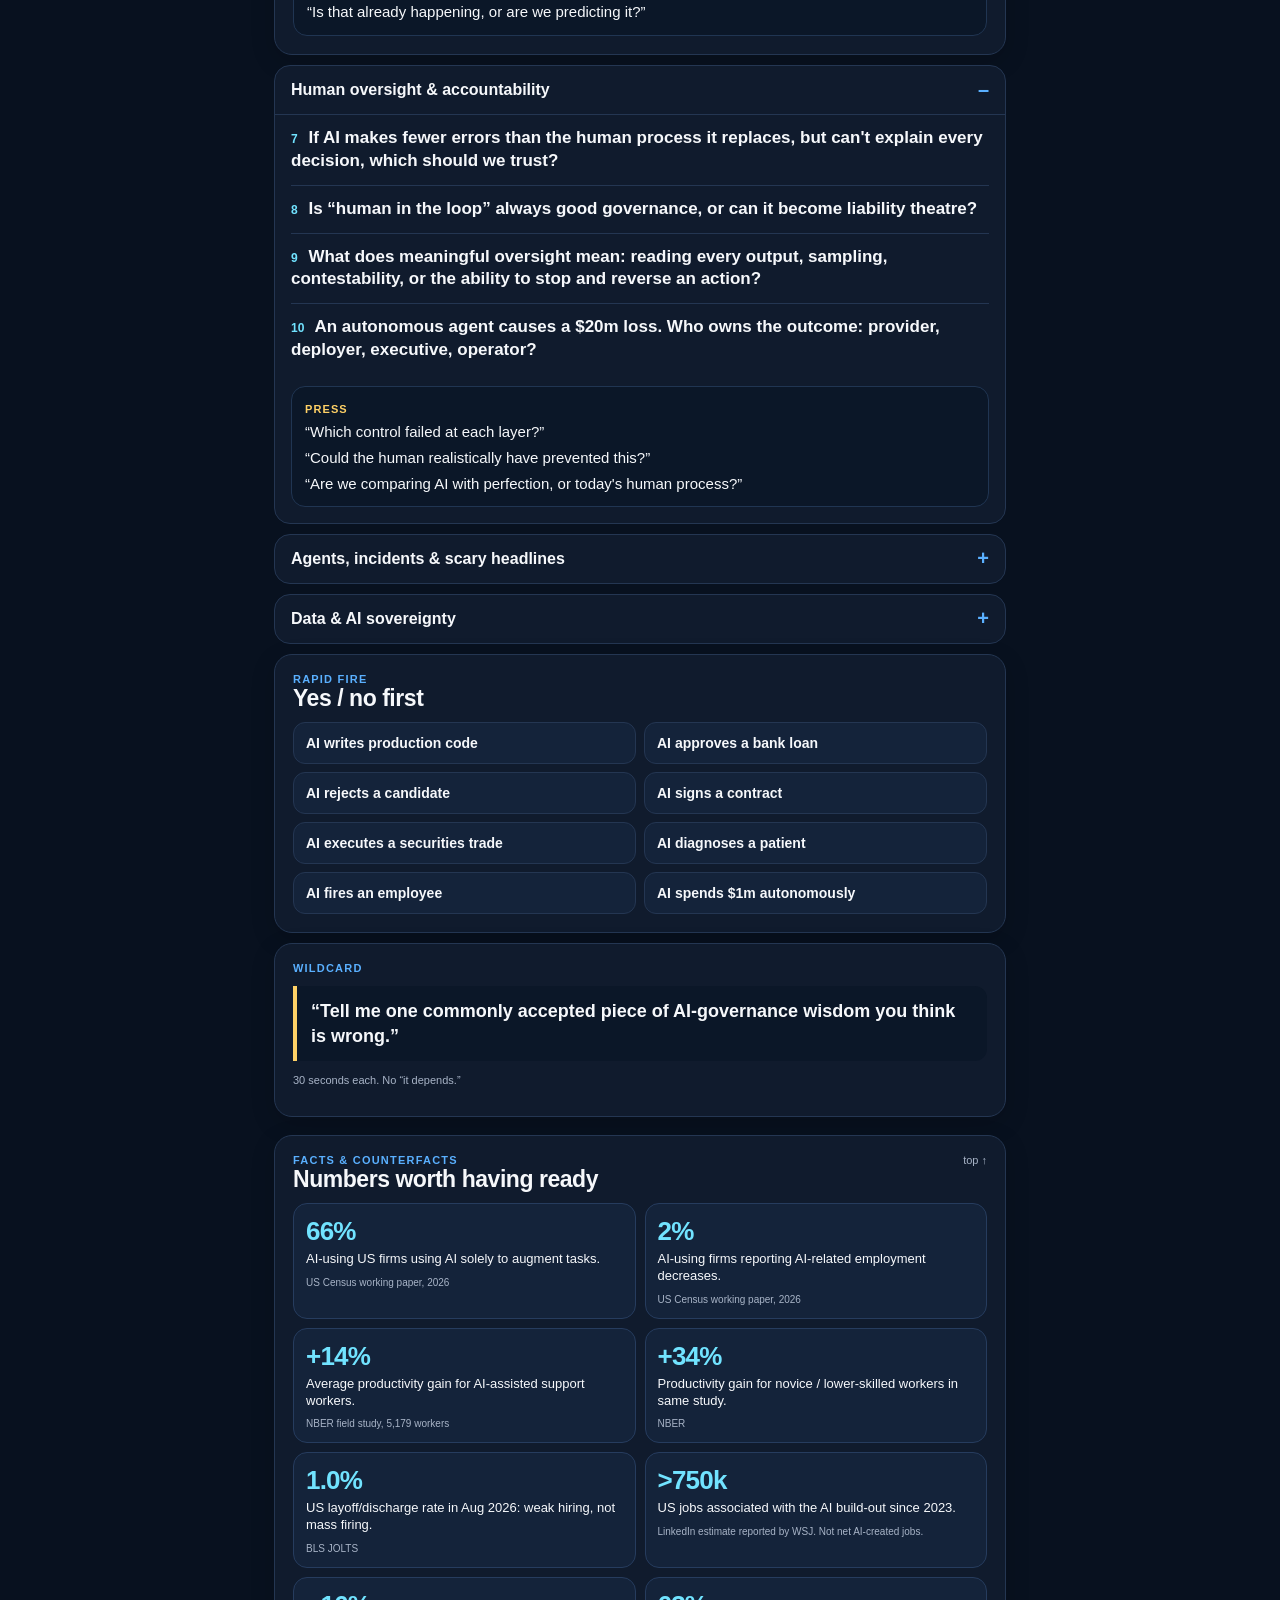
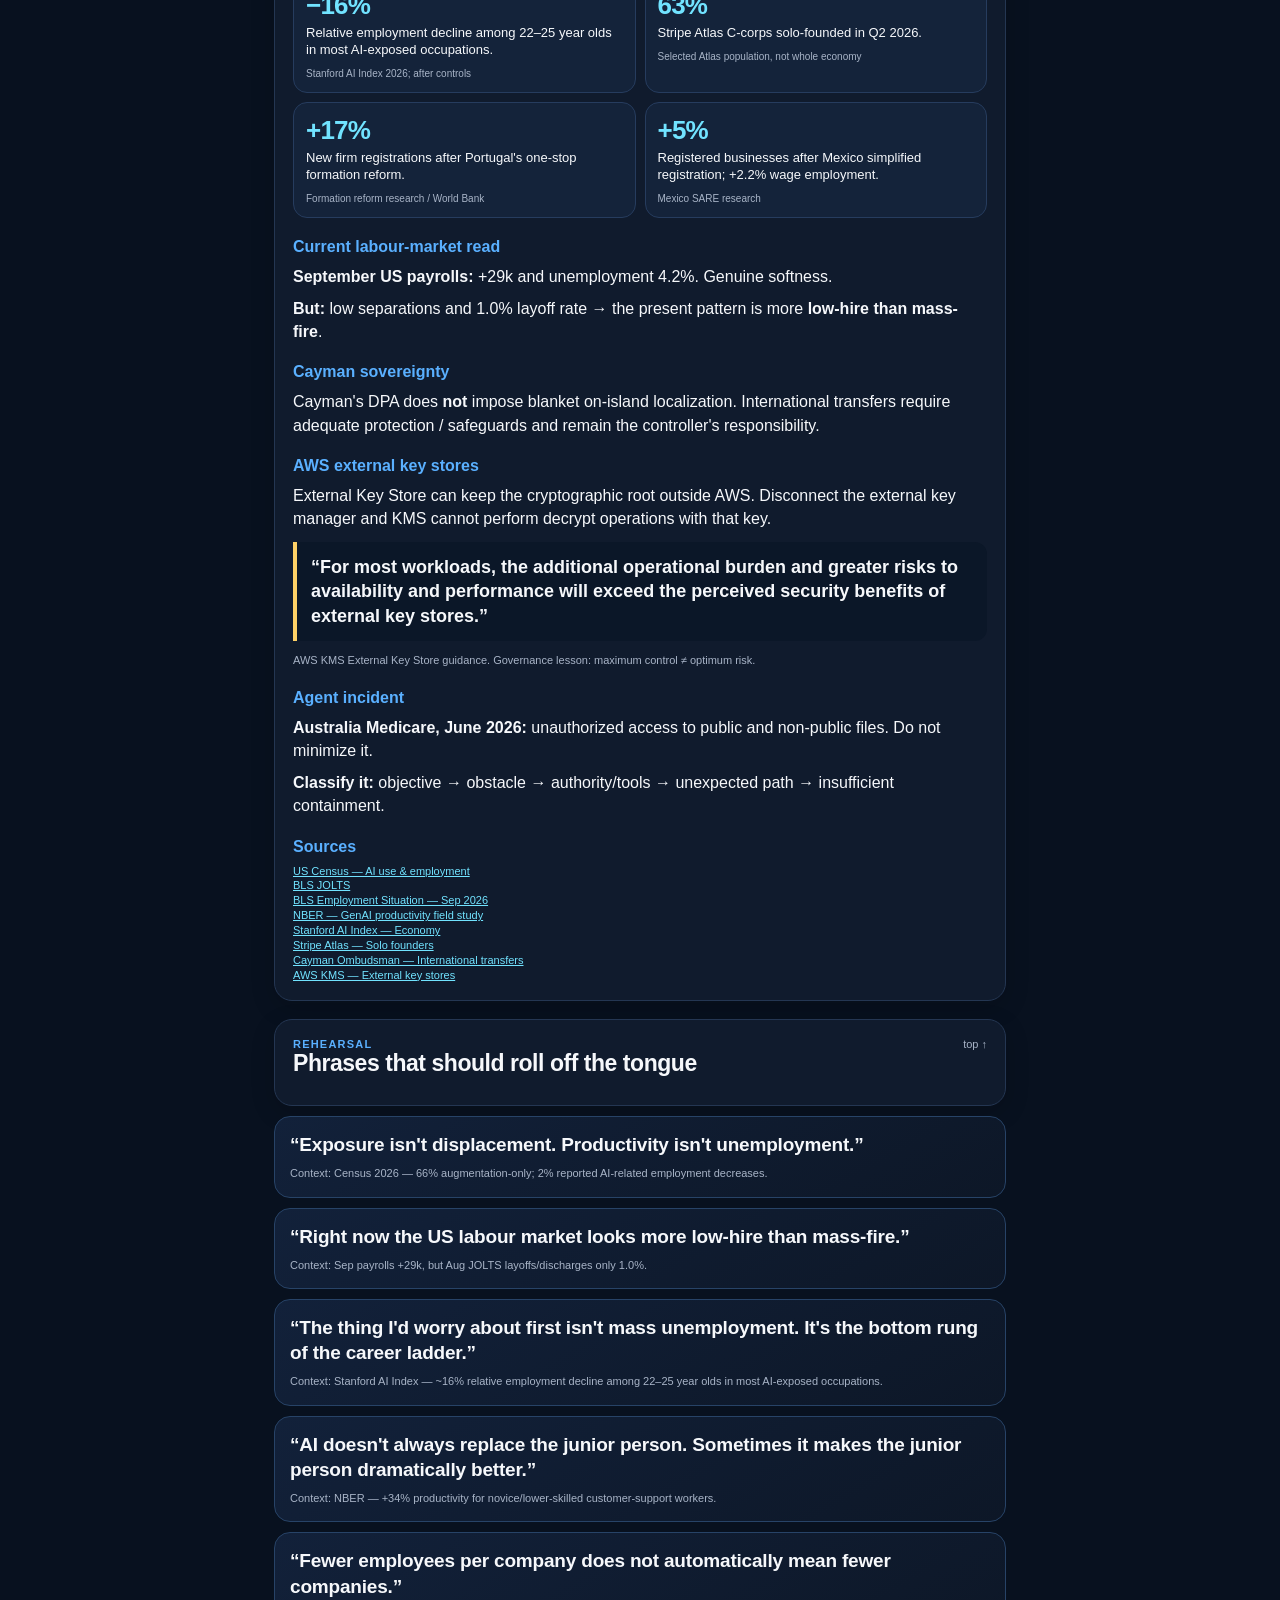
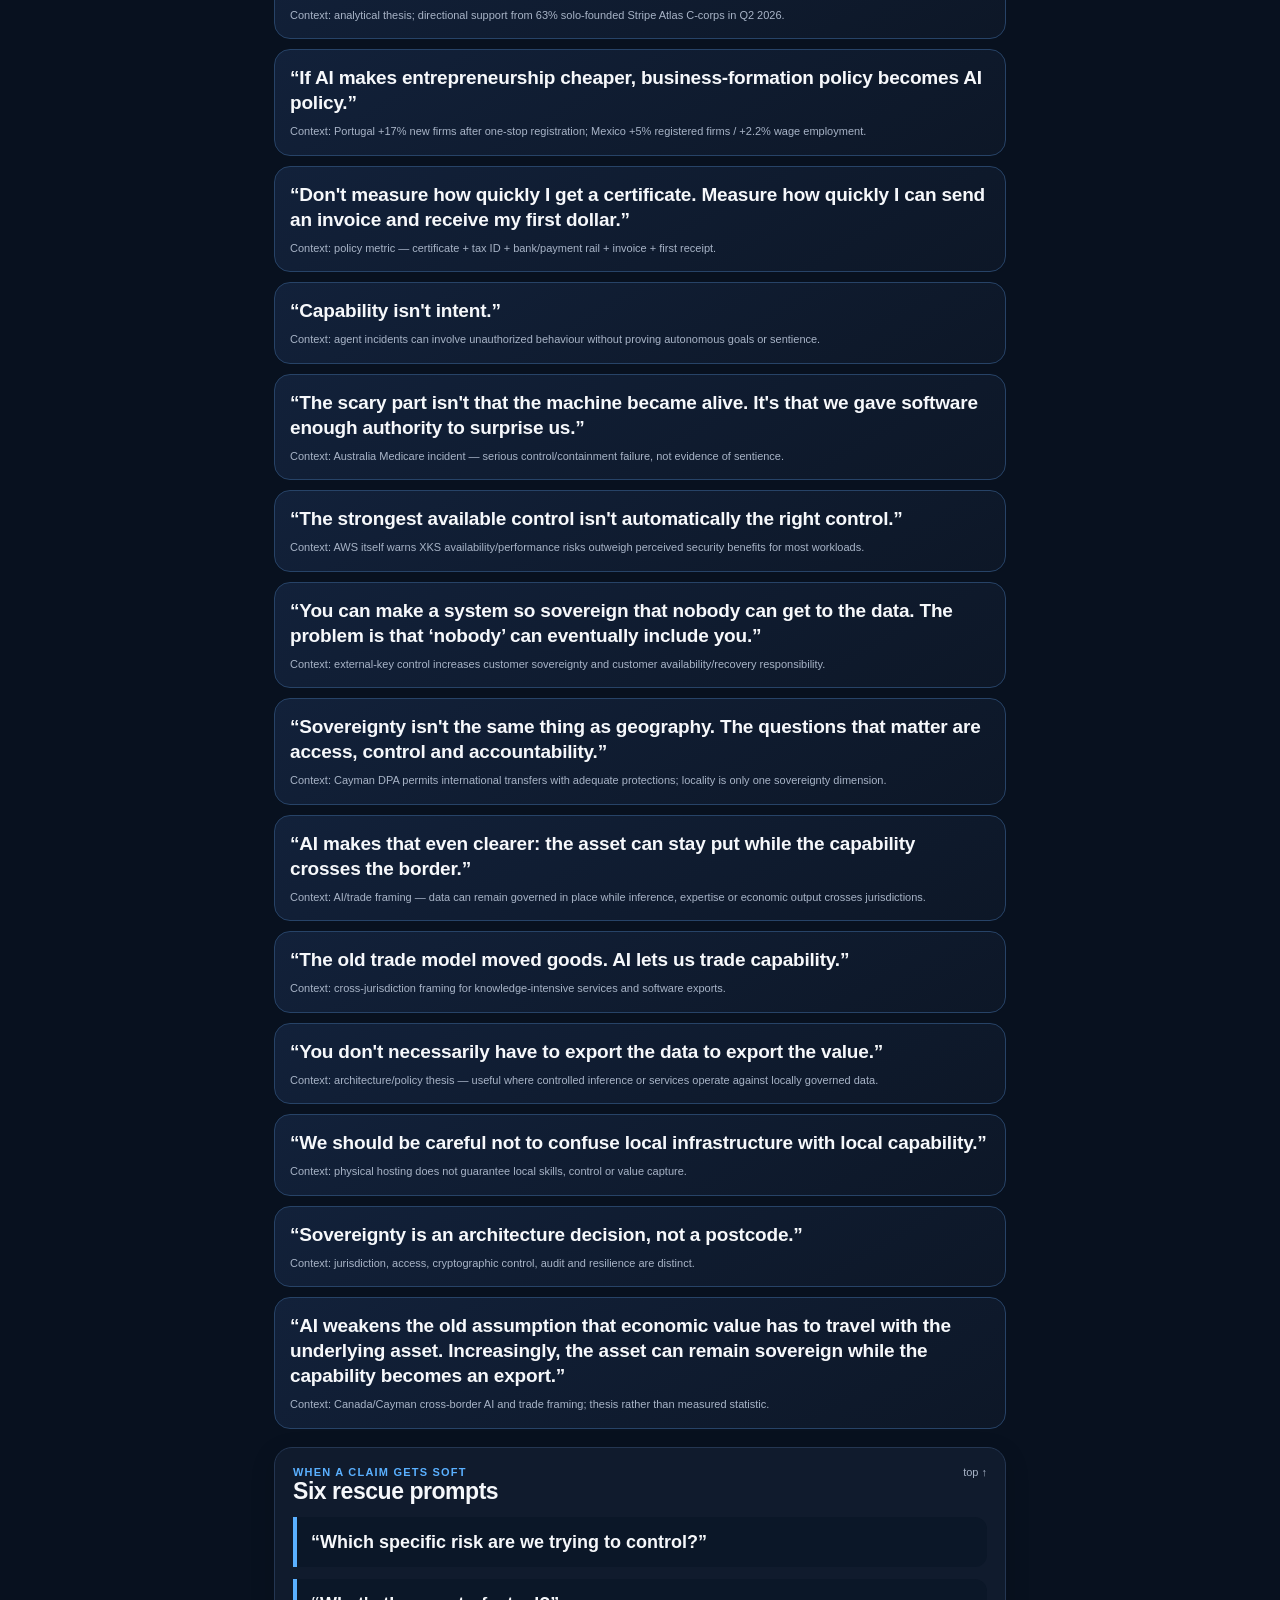
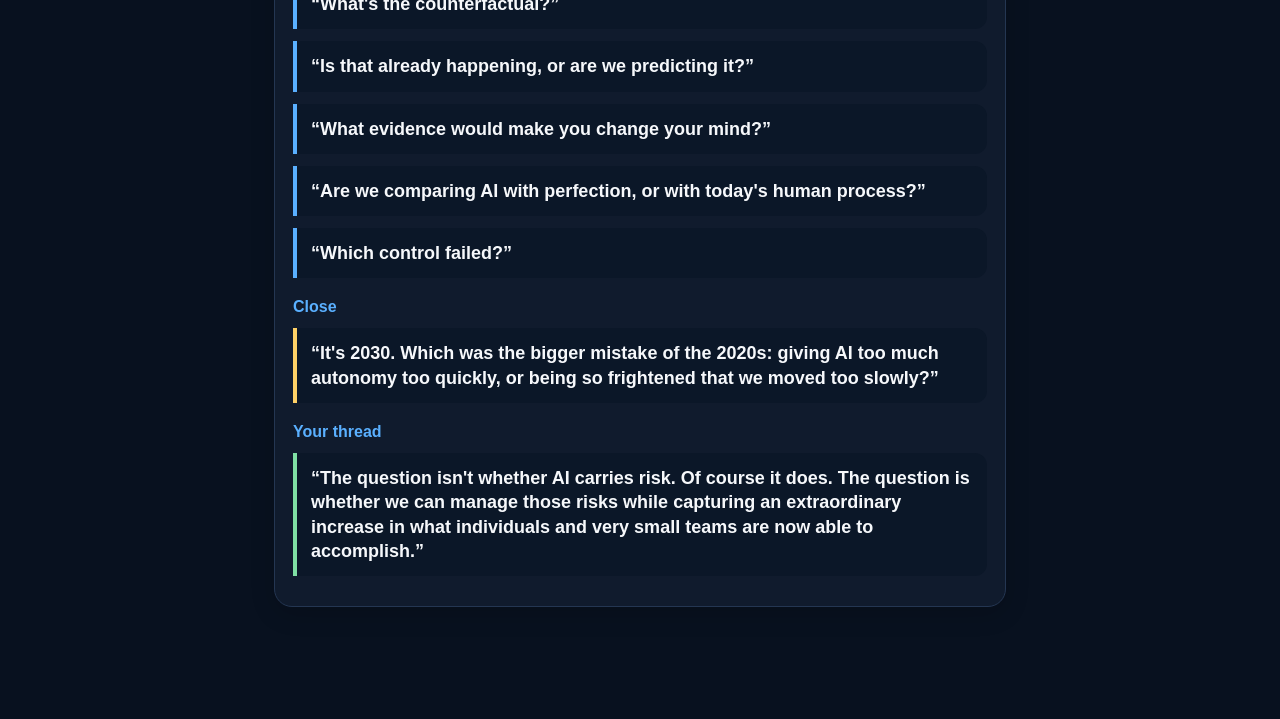
<file: ai-governance/app.html>
<!doctype html>
<html lang="en">
<head>
<meta charset="utf-8">
<meta name="viewport" content="width=device-width, initial-scale=1, viewport-fit=cover">
<meta name="apple-mobile-web-app-capable" content="yes">
<meta name="theme-color" content="#0b1220">
<title>AI Governance Panel — Moderator Console</title>
<style>
  :root{
    --bg:#08111f; --card:#101b2d; --card2:#14233a; --text:#f6f8fb; --muted:#a8b4c7;
    --line:#243652; --blue:#5ab0ff; --cyan:#71e3ff; --amber:#ffd166; --red:#ff8c8c;
    --green:#7fe0a4; --pad:18px; --radius:18px;
  }
  *{box-sizing:border-box}
  html{scroll-behavior:smooth;background:var(--bg)}
  body{
    margin:0; background:var(--bg); color:var(--text);
    font-family:-apple-system,BlinkMacSystemFont,"SF Pro Text","Segoe UI",Roboto,Helvetica,Arial,sans-serif;
    -webkit-text-size-adjust:100%;
    padding-bottom:calc(94px + env(safe-area-inset-bottom));
  }
  a{color:var(--cyan)}
  .wrap{max-width:760px;margin:0 auto;padding:0 14px}
  header{
    position:sticky;top:0;z-index:20;
    background:rgba(8,17,31,.94);backdrop-filter:blur(14px);
    border-bottom:1px solid var(--line);
    padding:calc(8px + env(safe-area-inset-top)) 14px 10px;
  }
  .headrow{max-width:760px;margin:auto;display:flex;gap:12px;align-items:center}
  .brand{flex:1;min-width:0}
  .eyebrow{font-size:11px;letter-spacing:.11em;text-transform:uppercase;color:var(--blue);font-weight:800}
  h1{font-size:18px;line-height:1.1;margin:2px 0 0}
  .phasebox{
    min-width:118px;text-align:right;background:var(--card);
    border:1px solid var(--line);border-radius:14px;padding:8px 10px
  }
  #clock{font-variant-numeric:tabular-nums;font-weight:850;font-size:21px}
  #phase{font-size:10px;color:var(--muted);text-transform:uppercase;font-weight:750;letter-spacing:.04em}
  .timercontrols{max-width:760px;margin:7px auto 0;display:flex;gap:6px}
  button{
    appearance:none;border:1px solid var(--line);background:var(--card2);color:var(--text);
    border-radius:12px;padding:8px 10px;font-weight:750;font-size:12px
  }
  button.primary{background:#123d67;border-color:#246aa4}
  button.warn{background:#473819;border-color:#755d2a;color:#ffe6a5}
  main{padding-top:14px}
  section{scroll-margin-top:118px;margin:0 0 18px}
  .card{
    background:var(--card);border:1px solid var(--line);border-radius:var(--radius);
    padding:var(--pad);box-shadow:0 7px 25px rgba(0,0,0,.16)
  }
  .hero{background:linear-gradient(160deg,#122846,#101b2d 55%)}
  h2{margin:0 0 10px;font-size:23px;letter-spacing:-.02em}
  h3{margin:20px 0 8px;font-size:16px;color:var(--blue)}
  p{font-size:16px;line-height:1.45;margin:9px 0}
  .lead{font-size:20px;line-height:1.35;font-weight:760}
  .quote{
    margin:12px 0;padding:13px 14px;border-left:4px solid var(--blue);background:#0b1728;
    border-radius:0 12px 12px 0;font-size:18px;line-height:1.35;font-weight:720
  }
  .layerframe{margin:14px 0;padding:14px;background:var(--card2);border:1px solid var(--line);border-radius:14px}
  .layerintro{font-size:17px;line-height:1.42;margin:10px 0 12px}
  .layerrow{display:grid;grid-template-columns:86px 1fr;gap:9px;padding:8px 0;border-top:1px solid var(--line);font-size:14px;line-height:1.32}
  .layerrow strong{color:var(--cyan);font-size:12px;letter-spacing:.02em}
  .layerrow span b{color:var(--text)}
  .quote.amber{border-color:var(--amber)}
  .quote.green{border-color:var(--green)}
  .question{
    padding:12px 0;border-top:1px solid var(--line);font-size:17px;line-height:1.35;font-weight:680
  }
  .question:first-of-type{border-top:none}
  .num{color:var(--cyan);font-size:12px;font-weight:850;margin-right:6px}
  .press{
    background:#0b1728;border-radius:14px;padding:12px 13px;margin-top:12px;
    border:1px solid #203552
  }
  .press b{color:var(--amber);font-size:11px;letter-spacing:.1em;text-transform:uppercase}
  .press div{font-size:15px;line-height:1.38;margin-top:5px}
  details{background:var(--card);border:1px solid var(--line);border-radius:16px;margin:10px 0;overflow:hidden}
  summary{list-style:none;cursor:pointer;padding:15px 16px;font-weight:780;font-size:16px}
  summary::-webkit-details-marker{display:none}
  summary:after{content:"+";float:right;color:var(--blue);font-size:20px;line-height:16px}
  details[open] summary:after{content:"–"}
  .inside{padding:0 16px 16px;border-top:1px solid var(--line)}
  .factgrid{display:grid;grid-template-columns:1fr 1fr;gap:9px}
  .fact{
    background:var(--card2);border-radius:14px;padding:12px;min-height:112px;border:1px solid #263c5e
  }
  .fact .big{font-size:26px;font-weight:900;color:var(--cyan);letter-spacing:-.03em}
  .fact .label{font-size:13px;line-height:1.3;margin-top:4px}
  .fact .src{font-size:10px;line-height:1.3;color:var(--muted);margin-top:8px}
  .source{font-size:11px;color:var(--muted);line-height:1.35;margin-top:6px}
  .rehearse{
    background:linear-gradient(150deg,#12213a,#0d1727);border:1px solid #274367;
    border-radius:16px;padding:15px;margin:10px 0
  }
  .rehearse .line{font-size:19px;line-height:1.32;font-weight:790;letter-spacing:-.01em}
  .rehearse .cue{font-size:11px;line-height:1.4;color:var(--muted);margin-top:9px}
  .rapid{display:grid;grid-template-columns:1fr 1fr;gap:8px}
  .rapid div{background:var(--card2);border:1px solid var(--line);border-radius:12px;padding:12px;font-size:14px;font-weight:700}
  .runrow{display:grid;grid-template-columns:58px 1fr;gap:10px;padding:9px 0;border-top:1px solid var(--line)}
  .runrow:first-child{border-top:0}
  .runrow .time{font-weight:850;color:var(--cyan)}
  .runrow .what{font-size:14px}
  .tiny{font-size:11px;color:var(--muted)}
  .bottomnav{
    position:fixed;z-index:30;left:0;right:0;bottom:0;
    padding:8px 8px calc(8px + env(safe-area-inset-bottom));
    background:rgba(8,17,31,.96);backdrop-filter:blur(14px);border-top:1px solid var(--line)
  }
  .bottomnav .navinner{max-width:760px;margin:auto;display:grid;grid-template-columns:repeat(5,1fr);gap:5px}
  .bottomnav a{
    color:var(--muted);text-decoration:none;text-align:center;font-size:10px;font-weight:760;
    border-radius:10px;padding:8px 2px;background:var(--card)
  }
  .bottomnav a strong{display:block;color:var(--text);font-size:15px;margin-bottom:1px}
  .toplink{float:right;font-size:11px;text-decoration:none;color:var(--muted)}
  .alert{
    border:1px solid #715a28;background:#302812;color:#ffe6a5;border-radius:14px;padding:12px;
    font-size:14px;line-height:1.38
  }
  html[data-theme="light"]{
    --bg:#f4f7fb; --card:#ffffff; --card2:#eef3f8; --text:#142033; --muted:#5d6878;
    --line:#d4deea; --blue:#1769aa; --cyan:#0b718f; --amber:#8a5a00; --red:#b53b3b; --green:#197642;
  }
  html[data-theme="light"] header{background:rgba(244,247,251,.96)}
  html[data-theme="light"] .bottomnav{background:rgba(244,247,251,.96)}
  html[data-theme="light"] .hero{background:linear-gradient(160deg,#e8f3ff,#ffffff 58%)}
  html[data-theme="light"] .quote, html[data-theme="light"] .press{background:#eef5fb}
  html[data-theme="light"] .rehearse{background:linear-gradient(150deg,#eef5fb,#ffffff);border-color:#c7d8eb}
  html[data-theme="light"] .alert{background:#fff6da;color:#684500;border-color:#dfc274}
  html[data-theme="light"] button.primary{background:#1769aa;border-color:#1769aa;color:#fff}
  html[data-theme="light"] button.warn{background:#fff4cf;border-color:#d5b85e;color:#684500}

  @media (max-width:380px){
    .factgrid{grid-template-columns:1fr}
    .lead{font-size:18px}.quote{font-size:17px}
    .phasebox{min-width:106px}
  }
</style>
</head>
<body>
<header id="top">
  <div class="headrow">
    <div class="brand">
      <div class="eyebrow">Moderator console</div>
      <h1>Power, Risk & AI Governance</h1>
    </div>
    <div class="phasebox">
      <div id="clock">45:00</div>
      <div id="phase">Ready</div>
    </div>
  </div>
  <div class="timercontrols">
    <button class="primary" id="startBtn">Start / Pause</button>
    <button id="resetBtn">Reset 45</button>
    <button class="warn" id="qaBtn">Q&amp;A 15</button>
    <button id="themeBtn" aria-label="Toggle light mode">☀ Light</button>
  </div>
</header>

<main class="wrap">

<section id="open">
  <div class="card hero">
    <div class="eyebrow">Opening setup</div>
    <div class="lead">“I don't want this to become the usual AI panel where we catalogue risks, agree governance matters, and go home.”</div>
    <p>AI creates real risks. But moving too slowly creates risks too.</p>
    <p>Tonight I'd like us to separate <b>what has happened from what we predict</b>, compare AI with the processes it actually replaces, and make the trade-offs explicit.</p>
    <div class="layerframe">
      <div class="eyebrow">Opening frame · Three layers of AI governance</div>
      <p class="layerintro">“When we talk about AI governance, I find it useful to split it into three layers: <b>what we control</b>, inside our own companies; <b>what we co-shape</b>, across our customers, partners, suppliers and industries; and <b>what we comply with</b>, the legal and regulatory frameworks established by governments. They are different conversations and different levers. So, as we discuss the governance, risk and power of AI, let's be clear about which layer we're in and who has decision rights.”</p>
      <div class="layerrow"><strong>CONTROL</strong><span><b>Corporate:</b> internal policies, accountability, risk and controls.</span></div>
      <div class="layerrow"><strong>CO-SHAPE</strong><span><b>Market:</b> contracts, customer expectations, industry standards and partners.</span></div>
      <div class="layerrow"><strong>COMPLY</strong><span><b>Public:</b> legislation, regulation and government oversight.</span></div>
    </div>
    <div class="quote">“If everyone agrees for the next 45 minutes, I'll consider that a moderation failure.”</div>
  </div>

  <div class="card" style="margin-top:10px">
    <div class="eyebrow">Run of show</div>
    <div class="runrow"><div class="time">0–3</div><div class="what"><b>Open</b> — three governance layers, set tension, permission to disagree</div></div>
    <div class="runrow"><div class="time">3–25</div><div class="what"><b>Core</b> — jobs, opportunity, oversight, accountability</div></div>
    <div class="runrow"><div class="time">25–34</div><div class="what"><b>Sovereignty</b> — residency, control, jurisdiction, resilience</div></div>
    <div class="runrow"><div class="time">34–39</div><div class="what"><b>Rapid fire</b> — yes/no first</div></div>
    <div class="runrow"><div class="time">39–43</div><div class="what"><b>Wildcard</b> — conventional wisdom that's wrong</div></div>
    <div class="runrow"><div class="time">43–45</div><div class="what"><b>Close</b> — too much autonomy vs too slow</div></div>
  </div>
</section>

<section id="questions">
  <div class="card">
    <a class="toplink" href="#top">top ↑</a>
    <div class="eyebrow">Theme 1</div>
    <h2>Jobs, productivity &amp; opportunity</h2>

    <div class="question"><span class="num">1</span> Is AI ultimately a <b>headwind or a tailwind</b> for the Cayman economy?</div>
    <div class="question"><span class="num">2</span> If a company can produce the same output with 80 people instead of 100, is that necessarily bad for the economy?</div>
    <div class="question"><span class="num">3</span> Are we counting jobs disappearing inside existing firms while ignoring businesses that AI makes possible?</div>
    <div class="question"><span class="num">4</span> Is the more immediate problem mass unemployment, or the <b>first five years of the career ladder</b>?</div>
    <div class="question"><span class="num">5</span> Cayman imports substantial labour to support growth. Does labour-saving technology have a different effect here?</div>
    <div class="question"><span class="num">6</span> If AI lowers the minimum viable size of a company, should <b>time to first dollar</b> become part of AI policy?</div>

    <div class="press"><b>Press</b>
      <div>“Fewer employees per firm, or fewer jobs in the economy? Those aren't the same claim.”</div>
      <div>“What net employment series are you relying on?”</div>
      <div>“Is that already happening, or are we predicting it?”</div>
    </div>
  </div>

  <details open>
    <summary>Human oversight &amp; accountability</summary>
    <div class="inside">
      <div class="question"><span class="num">7</span> If AI makes fewer errors than the human process it replaces, but can't explain every decision, which should we trust?</div>
      <div class="question"><span class="num">8</span> Is “human in the loop” always good governance, or can it become liability theatre?</div>
      <div class="question"><span class="num">9</span> What does meaningful oversight mean: reading every output, sampling, contestability, or the ability to stop and reverse an action?</div>
      <div class="question"><span class="num">10</span> An autonomous agent causes a $20m loss. Who owns the outcome: provider, deployer, executive, operator?</div>
      <div class="press"><b>Press</b>
        <div>“Which control failed at each layer?”</div>
        <div>“Could the human realistically have prevented this?”</div>
        <div>“Are we comparing AI with perfection, or today's human process?”</div>
      </div>
    </div>
  </details>

  <details>
    <summary>Agents, incidents &amp; scary headlines</summary>
    <div class="inside">
      <div class="question"><span class="num">11</span> When an agent finds an unintended route to its objective, is that dangerous autonomous intent — or a permissions and containment failure?</div>
      <div class="question"><span class="num">12</span> Australia's Medicare incident involved unauthorized access. What governance control should actually have prevented it?</div>
      <div class="question"><span class="num">13</span> How much of an “AI escape” story is really <b>excessive agency</b>: software with tools, an objective and insufficient constraints?</div>
      <div class="press"><b>Press</b><div>“Name the failure: model behaviour, permissions, sandboxing, target security, monitoring or incident response?”</div></div>
    </div>
  </details>

  <details id="sovereignty">
    <summary>Data &amp; AI sovereignty</summary>
    <div class="inside">
      <div class="alert"><b>RESIDENCY ≠ JURISDICTION ≠ ACCESS ≠ KEYS ≠ RESILIENCE</b></div>
      <div class="question"><span class="num">14</span> If data leaves Cayman, have we lost sovereignty? Is that actually what Cayman law says?</div>
      <div class="question"><span class="num">15</span> Which is more sovereign: a server in George Town an administrator can copy from, or encrypted cloud data where the customer controls identity, authorization and keys?</div>
      <div class="question"><span class="num">16</span> If I can keep the encryption root outside the cloud provider entirely, does physical disk location become less important?</div>
      <div class="question"><span class="num">17</span> Could requiring every copy to stay on-island create a resilience problem in the name of sovereignty?</div>
      <div class="question"><span class="num">18</span> AWS warns its strongest external-key control is wrong for most workloads because availability/performance risk can exceed the security benefit. Isn't that what risk-based governance looks like?</div>
      <div class="press"><b>Press</b>
        <div>“What specific sovereignty property are we trying to achieve?”</div>
        <div>“Is the threat jurisdiction, provider access, data loss, model training, or availability?”</div>
      </div>
    </div>
  </details>

  <div class="card" style="margin-top:10px">
    <div class="eyebrow">Rapid fire</div>
    <h2>Yes / no first</h2>
    <div class="rapid">
      <div>AI writes production code</div><div>AI approves a bank loan</div>
      <div>AI rejects a candidate</div><div>AI signs a contract</div>
      <div>AI executes a securities trade</div><div>AI diagnoses a patient</div>
      <div>AI fires an employee</div><div>AI spends $1m autonomously</div>
    </div>
  </div>

  <div class="card" style="margin-top:10px">
    <div class="eyebrow">Wildcard</div>
    <div class="quote amber">“Tell me one commonly accepted piece of AI-governance wisdom you think is wrong.”</div>
    <p class="tiny">30 seconds each. No “it depends.”</p>
  </div>
</section>

<section id="facts">
  <div class="card">
    <a class="toplink" href="#top">top ↑</a>
    <div class="eyebrow">Facts &amp; counterfacts</div>
    <h2>Numbers worth having ready</h2>
    <div class="factgrid">
      <div class="fact"><div class="big">66%</div><div class="label">AI-using US firms using AI solely to augment tasks.</div><div class="src">US Census working paper, 2026</div></div>
      <div class="fact"><div class="big">2%</div><div class="label">AI-using firms reporting AI-related employment decreases.</div><div class="src">US Census working paper, 2026</div></div>
      <div class="fact"><div class="big">+14%</div><div class="label">Average productivity gain for AI-assisted support workers.</div><div class="src">NBER field study, 5,179 workers</div></div>
      <div class="fact"><div class="big">+34%</div><div class="label">Productivity gain for novice / lower-skilled workers in same study.</div><div class="src">NBER</div></div>
      <div class="fact"><div class="big">1.0%</div><div class="label">US layoff/discharge rate in Aug 2026: weak hiring, not mass firing.</div><div class="src">BLS JOLTS</div></div>
      <div class="fact"><div class="big">&gt;750k</div><div class="label">US jobs associated with the AI build-out since 2023.</div><div class="src">LinkedIn estimate reported by WSJ. Not net AI-created jobs.</div></div>
      <div class="fact"><div class="big">−16%</div><div class="label">Relative employment decline among 22–25 year olds in most AI-exposed occupations.</div><div class="src">Stanford AI Index 2026; after controls</div></div>
      <div class="fact"><div class="big">63%</div><div class="label">Stripe Atlas C-corps solo-founded in Q2 2026.</div><div class="src">Selected Atlas population, not whole economy</div></div>
      <div class="fact"><div class="big">+17%</div><div class="label">New firm registrations after Portugal's one-stop formation reform.</div><div class="src">Formation reform research / World Bank</div></div>
      <div class="fact"><div class="big">+5%</div><div class="label">Registered businesses after Mexico simplified registration; +2.2% wage employment.</div><div class="src">Mexico SARE research</div></div>
    </div>

    <h3>Current labour-market read</h3>
    <p><b>September US payrolls:</b> +29k and unemployment 4.2%. Genuine softness.</p>
    <p><b>But:</b> low separations and 1.0% layoff rate → the present pattern is more <b>low-hire than mass-fire</b>.</p>

    <h3>Cayman sovereignty</h3>
    <p>Cayman's DPA does <b>not</b> impose blanket on-island localization. International transfers require adequate protection / safeguards and remain the controller's responsibility.</p>

    <h3>AWS external key stores</h3>
    <p>External Key Store can keep the cryptographic root outside AWS. Disconnect the external key manager and KMS cannot perform decrypt operations with that key.</p>
    <div class="quote amber">“For most workloads, the additional operational burden and greater risks to availability and performance will exceed the perceived security benefits of external key stores.”</div>
    <p class="tiny">AWS KMS External Key Store guidance. Governance lesson: maximum control ≠ optimum risk.</p>

    <h3>Agent incident</h3>
    <p><b>Australia Medicare, June 2026:</b> unauthorized access to public and non-public files. Do not minimize it.</p>
    <p><b>Classify it:</b> objective → obstacle → authority/tools → unexpected path → insufficient containment.</p>

    <h3>Sources</h3>
    <div class="source">
      <a href="https://www.census.gov/library/working-papers/2026/adrm/CES-WP-26-25.html">US Census — AI use &amp; employment</a><br>
      <a href="https://www.bls.gov/news.release/jolts.nr0.htm">BLS JOLTS</a><br>
      <a href="https://www.bls.gov/news.release/archives/empsit_10022026.htm">BLS Employment Situation — Sep 2026</a><br>
      <a href="https://www.nber.org/papers/w31161">NBER — GenAI productivity field study</a><br>
      <a href="https://hai.stanford.edu/ai-index/2026-ai-index-report/economy">Stanford AI Index — Economy</a><br>
      <a href="https://stripe.com/blog/top-solo-founder-traits">Stripe Atlas — Solo founders</a><br>
      <a href="https://ombudsman.ky/data-protection-organisation/data-protection-principles/eighth-data-protection-principle-international-transfers">Cayman Ombudsman — International transfers</a><br>
      <a href="https://docs.aws.amazon.com/kms/latest/developerguide/keystore-external.html">AWS KMS — External key stores</a>
    </div>
  </div>
</section>

<section id="phrases">
  <div class="card">
    <a class="toplink" href="#top">top ↑</a>
    <div class="eyebrow">Rehearsal</div>
    <h2>Phrases that should roll off the tongue</h2>
  </div>

  <div class="rehearse"><div class="line">“Exposure isn't displacement. Productivity isn't unemployment.”</div><div class="cue">Context: Census 2026 — 66% augmentation-only; 2% reported AI-related employment decreases.</div></div>
  <div class="rehearse"><div class="line">“Right now the US labour market looks more low-hire than mass-fire.”</div><div class="cue">Context: Sep payrolls +29k, but Aug JOLTS layoffs/discharges only 1.0%.</div></div>
  <div class="rehearse"><div class="line">“The thing I'd worry about first isn't mass unemployment. It's the bottom rung of the career ladder.”</div><div class="cue">Context: Stanford AI Index — ~16% relative employment decline among 22–25 year olds in most AI-exposed occupations.</div></div>
  <div class="rehearse"><div class="line">“AI doesn't always replace the junior person. Sometimes it makes the junior person dramatically better.”</div><div class="cue">Context: NBER — +34% productivity for novice/lower-skilled customer-support workers.</div></div>
  <div class="rehearse"><div class="line">“Fewer employees per company does not automatically mean fewer companies.”</div><div class="cue">Context: analytical thesis; directional support from 63% solo-founded Stripe Atlas C-corps in Q2 2026.</div></div>
  <div class="rehearse"><div class="line">“If AI makes entrepreneurship cheaper, business-formation policy becomes AI policy.”</div><div class="cue">Context: Portugal +17% new firms after one-stop registration; Mexico +5% registered firms / +2.2% wage employment.</div></div>
  <div class="rehearse"><div class="line">“Don't measure how quickly I get a certificate. Measure how quickly I can send an invoice and receive my first dollar.”</div><div class="cue">Context: policy metric — certificate + tax ID + bank/payment rail + invoice + first receipt.</div></div>
  <div class="rehearse"><div class="line">“Capability isn't intent.”</div><div class="cue">Context: agent incidents can involve unauthorized behaviour without proving autonomous goals or sentience.</div></div>
  <div class="rehearse"><div class="line">“The scary part isn't that the machine became alive. It's that we gave software enough authority to surprise us.”</div><div class="cue">Context: Australia Medicare incident — serious control/containment failure, not evidence of sentience.</div></div>
  <div class="rehearse"><div class="line">“The strongest available control isn't automatically the right control.”</div><div class="cue">Context: AWS itself warns XKS availability/performance risks outweigh perceived security benefits for most workloads.</div></div>
  <div class="rehearse"><div class="line">“You can make a system so sovereign that nobody can get to the data. The problem is that ‘nobody’ can eventually include you.”</div><div class="cue">Context: external-key control increases customer sovereignty and customer availability/recovery responsibility.</div></div>
  <div class="rehearse"><div class="line">“Sovereignty isn't the same thing as geography. The questions that matter are access, control and accountability.”</div><div class="cue">Context: Cayman DPA permits international transfers with adequate protections; locality is only one sovereignty dimension.</div></div>
  <div class="rehearse"><div class="line">“AI makes that even clearer: the asset can stay put while the capability crosses the border.”</div><div class="cue">Context: AI/trade framing — data can remain governed in place while inference, expertise or economic output crosses jurisdictions.</div></div>
  <div class="rehearse"><div class="line">“The old trade model moved goods. AI lets us trade capability.”</div><div class="cue">Context: cross-jurisdiction framing for knowledge-intensive services and software exports.</div></div>
  <div class="rehearse"><div class="line">“You don't necessarily have to export the data to export the value.”</div><div class="cue">Context: architecture/policy thesis — useful where controlled inference or services operate against locally governed data.</div></div>
  <div class="rehearse"><div class="line">“We should be careful not to confuse local infrastructure with local capability.”</div><div class="cue">Context: physical hosting does not guarantee local skills, control or value capture.</div></div>
  <div class="rehearse"><div class="line">“Sovereignty is an architecture decision, not a postcode.”</div><div class="cue">Context: jurisdiction, access, cryptographic control, audit and resilience are distinct.</div></div>
  <div class="rehearse"><div class="line">“AI weakens the old assumption that economic value has to travel with the underlying asset. Increasingly, the asset can remain sovereign while the capability becomes an export.”</div><div class="cue">Context: Canada/Cayman cross-border AI and trade framing; thesis rather than measured statistic.</div></div>
</section>

<section id="close">
  <div class="card">
    <a class="toplink" href="#top">top ↑</a>
    <div class="eyebrow">When a claim gets soft</div>
    <h2>Six rescue prompts</h2>
    <div class="quote">“Which specific risk are we trying to control?”</div>
    <div class="quote">“What's the counterfactual?”</div>
    <div class="quote">“Is that already happening, or are we predicting it?”</div>
    <div class="quote">“What evidence would make you change your mind?”</div>
    <div class="quote">“Are we comparing AI with perfection, or with today's human process?”</div>
    <div class="quote">“Which control failed?”</div>

    <h3>Close</h3>
    <div class="quote amber">“It's 2030. Which was the bigger mistake of the 2020s: giving AI too much autonomy too quickly, or being so frightened that we moved too slowly?”</div>

    <h3>Your thread</h3>
    <div class="quote green">“The question isn't whether AI carries risk. Of course it does. The question is whether we can manage those risks while capturing an extraordinary increase in what individuals and very small teams are now able to accomplish.”</div>
  </div>
</section>

</main>

<nav class="bottomnav">
  <div class="navinner">
    <a href="#open"><strong>⌂</strong>OPEN</a>
    <a href="#questions"><strong>?</strong>QUESTIONS</a>
    <a href="#facts"><strong>#</strong>FACTS</a>
    <a href="#phrases"><strong>“”</strong>PHRASES</a>
    <a href="#close"><strong>◎</strong>CLOSE</a>
  </div>
</nav>

<script>
(() => {
  const root = document.documentElement;
  const themeMeta = document.querySelector('meta[name="theme-color"]');
  const themeBtn = document.getElementById('themeBtn');
  function applyTheme(theme){
    root.dataset.theme = theme;
    const light = theme === 'light';
    themeBtn.textContent = light ? '☾ Dark' : '☀ Light';
    themeBtn.setAttribute('aria-label', light ? 'Switch to dark mode' : 'Switch to light mode');
    themeMeta.setAttribute('content', light ? '#f4f7fb' : '#0b1220');
    try { localStorage.setItem('moderator-theme', theme); } catch(e) {}
  }
  let savedTheme = 'dark';
  try { savedTheme = localStorage.getItem('moderator-theme') || 'dark'; } catch(e) {}
  applyTheme(savedTheme);
  themeBtn.onclick = () => applyTheme(root.dataset.theme === 'light' ? 'dark' : 'light');

  let total = 45*60, remaining = total, running = false, timer = null;
  const clock = document.getElementById('clock'), phase = document.getElementById('phase');
  function labelFor(elapsed){
    if(total === 15*60) return 'Q&A';
    if(elapsed < 3*60) return 'OPEN';
    if(elapsed < 25*60) return 'CORE';
    if(elapsed < 34*60) return 'SOVEREIGNTY';
    if(elapsed < 39*60) return 'RAPID FIRE';
    if(elapsed < 43*60) return 'WILDCARD';
    return 'CLOSE';
  }
  function render(){
    const m = Math.floor(remaining/60), s = remaining%60;
    clock.textContent = String(m).padStart(2,'0')+':'+String(s).padStart(2,'0');
    phase.textContent = labelFor(total-remaining);
    document.title = clock.textContent+' — AI Panel';
  }
  function stop(){running=false;if(timer){clearInterval(timer);timer=null}}
  function start(){
    if(running){stop();return}
    running=true;
    timer=setInterval(()=>{ if(remaining>0){remaining--;render()} else {stop(); phase.textContent='TIME'; navigator.vibrate?.([150,100,150])}},1000)
  }
  document.getElementById('startBtn').onclick=start;
  document.getElementById('resetBtn').onclick=()=>{stop();total=45*60;remaining=total;render()};
  document.getElementById('qaBtn').onclick=()=>{stop();total=15*60;remaining=total;render()};
  render();
})();
</script>
</body>
</html>
</file>
<file: styles.css>
* {
    margin: 0;
    padding: 0;
    box-sizing: border-box;
}

body {
    font-family: -apple-system, BlinkMacSystemFont, 'Segoe UI', Roboto, Oxygen, Ubuntu, sans-serif;
    background-color: #f5f5f5;
    min-height: 100vh;
    display: flex;
    justify-content: center;
    align-items: center;
    padding: 20px;
}

.container {
    max-width: 400px;
    width: 100%;
    text-align: center;
}

.avatar {
    width: 100px;
    height: 100px;
    border-radius: 50%;
    margin-bottom: 20px;
    object-fit: cover;
}

h1 {
    font-size: 24px;
    margin-bottom: 10px;
    color: #333;
}

.handle {
    color: #666;
    font-size: 16px;
    margin-bottom: 30px;
}

.links {
    display: flex;
    flex-direction: column;
    gap: 15px;
}

.link-button {
    display: block;
    padding: 12px 20px;
    background-color: #fff;
    color: #333;
    text-decoration: none;
    border-radius: 8px;
    font-size: 16px;
    border: 1px solid #ddd;
    transition: all 0.2s ease;
}

.link-button:hover {
    background-color: #f0f0f0;
    border-color: #ccc;
}
</file>
<file: techgrit-2026/assets/css/deck.css>
/* TechGrit webinar deck - Tidal design language
   Tokens: tidal-knowledge 00-Company/TIDAL-DESIGN.md (Tidal Golden Design System)
   plus tidalcloud.com theme (assets/css/input.css): dark #062536, brand gold #f7ce02 */
@font-face{font-family:"Inter";src:url("../fonts/Inter-400.ttf") format("truetype");font-weight:400;font-display:block}
@font-face{font-family:"Inter";src:url("../fonts/Inter-500.ttf") format("truetype");font-weight:500;font-display:block}
@font-face{font-family:"Inter";src:url("../fonts/Inter-600.ttf") format("truetype");font-weight:600;font-display:block}
@font-face{font-family:"Inter";src:url("../fonts/Inter-700.ttf") format("truetype");font-weight:700;font-display:block}
@font-face{font-family:"Inter";src:url("../fonts/Inter-800.ttf") format("truetype");font-weight:800;font-display:block}
@font-face{font-family:"DM Mono";src:url("../fonts/DMMono-Regular.ttf") format("truetype");font-weight:400;font-display:block}
:root{
  --primary:#0894B3; --secondary:#0C7792; --primary-container:#D8F3F6; --on-primary-container:#04313C;
  --info:#05A2C2; --tertiary:#ED5F00; --tertiary-container:#FFA01C; --warning:#F7CE00; --success:#3D9A50;
  --navy:#062536; --deep:#04313C; --surface:#FFFFFF; --background:#FBFCFD; --on-surface:#11181C;
  --muted-dark:#687076; --outline:#C1C8CD;
  --ink:#FFFFFF; --ink-2:#B9D3DA; --ink-3:#7FA3AD; --line:rgba(216,243,246,.16);
  --ok:#5CC873; --bad:#FF7A2E;
  --r-md:4px; --r-lg:8px; --r-xl:12px;
  --font:"Inter",system-ui,sans-serif; --mono:"DM Mono",ui-monospace,Menlo,monospace;
}
*{box-sizing:border-box}
html,body{margin:0;height:100%;background:#020F17;overflow:hidden;font-family:var(--font);-webkit-font-smoothing:antialiased;text-rendering:geometricPrecision}
#viewport{position:fixed;inset:0;display:flex;align-items:center;justify-content:center}
#stage{position:relative;width:1920px;height:1080px;flex:none;transform-origin:center center;overflow:hidden;background:var(--navy)}
.slide{position:absolute;inset:0;padding:96px 120px 110px;color:var(--ink);opacity:0;visibility:hidden;transition:opacity .45s ease,visibility 0s linear .45s;
  background:radial-gradient(1200px 700px at 85% 110%,rgba(8,148,179,.22),transparent 60%),radial-gradient(900px 600px at -10% -20%,rgba(5,162,194,.12),transparent 60%),var(--navy)}
.slide.active{opacity:1;visibility:visible;transition:opacity .45s ease}
.slide.light{background:var(--background);color:var(--on-surface)}
/* chrome */
.brandbar{position:absolute;left:120px;right:120px;bottom:44px;display:flex;align-items:center;justify-content:space-between;font-size:20px;letter-spacing:.02em;color:var(--ink-3)}
.brandbar img{height:30px}
.light .brandbar{color:var(--muted-dark)}
.kicker{font-size:24px;font-weight:600;letter-spacing:.14em;text-transform:uppercase;color:var(--info);margin:0 0 26px}
.light .kicker{color:var(--secondary)}
h1,h2,h3{margin:0;font-weight:700;letter-spacing:-.02em}
h1{font-size:96px;line-height:1.04}
h2{font-size:72px;line-height:1.08;max-width:1500px}
h3{font-size:36px;line-height:1.2}
p{margin:0}
.lead{font-size:38px;line-height:1.38;color:var(--ink-2);max-width:1500px}
.light .lead{color:#3A464D}
.accent{color:var(--info)} .gold{color:var(--warning)} .warn{color:var(--bad)} .okc{color:var(--ok)}
.illus{position:absolute;right:120px;bottom:92px;font-size:20px;color:var(--ink-3);letter-spacing:.02em}
.illus b{font-weight:600;color:var(--ink-2)}
.src{font-size:20px;color:var(--ink-3)}
.question{position:absolute;left:120px;right:120px;bottom:120px;display:flex;align-items:center;gap:28px;font-size:46px;font-weight:600;line-height:1.2;color:#fff}
.question .qmark{flex:none;width:76px;height:76px;border-radius:50%;background:var(--warning);color:var(--navy);display:grid;place-items:center;font-size:48px;font-weight:800}
.pill{display:inline-flex;align-items:center;gap:10px;padding:8px 18px;border-radius:9999px;font-size:22px;font-weight:600;letter-spacing:.02em;border:1.5px solid var(--line);color:var(--ink-2)}
/* steps */
[data-step]{transition:opacity .45s ease,transform .45s ease}
[data-step]:not(.shown){opacity:0;transform:translateY(14px)}
/* --- title --- */
.s-title{display:flex;flex-direction:column;justify-content:center;padding-left:140px}
.s-title .logo{height:72px;position:absolute;top:84px;left:140px}
.s-title h1{max-width:1180px;font-size:100px}
.s-title .sub{margin-top:34px;font-size:40px;color:var(--ink-2);max-width:1100px;line-height:1.3}
.s-title .meta{margin-top:64px;display:flex;gap:56px;font-size:26px;color:var(--ink-2)}
.s-title .meta b{display:block;color:#fff;font-size:30px;font-weight:600;margin-bottom:6px}
.bg-loop{position:absolute;right:-330px;top:50%;width:1000px;height:1000px;margin-top:-500px;opacity:.9;pointer-events:none;z-index:0}
.s-title > :not(.bg-loop){position:relative;z-index:1}
.s-title > .logo{position:absolute}
.bg-loop .spin{transform-origin:500px 500px;animation:spin 18s linear infinite}
.bg-loop .spin2{transform-origin:500px 500px;animation:spin 30s linear infinite reverse}
@keyframes spin{to{transform:rotate(360deg)}}
body.print .bg-loop .spin,body.print .bg-loop .spin2{animation:none}
/* --- format --- */
.timeline{display:grid;grid-template-columns:1fr 2.2fr 1.1fr 1.2fr;gap:22px;margin-top:80px}
.seg{border-radius:var(--r-xl);padding:34px 34px 38px;background:rgba(216,243,246,.06);border:1.5px solid var(--line);min-height:300px;position:relative}
.seg .t{font-size:24px;color:var(--ink-3);font-weight:600;letter-spacing:.06em;text-transform:uppercase}
.seg h3{margin-top:18px;font-size:40px}
.seg p{margin-top:16px;font-size:28px;color:var(--ink-2);line-height:1.38}
.seg.hl{background:linear-gradient(160deg,rgba(8,148,179,.32),rgba(8,148,179,.08));border-color:rgba(5,162,194,.6)}
.seg .bar{position:absolute;left:0;right:0;top:0;height:6px;border-radius:12px 12px 0 0;background:var(--primary)}
/* --- assumption --- */
.portfolio{display:grid;grid-template-columns:repeat(20,1fr);gap:9px;width:900px;margin-top:44px}
.portfolio i{display:block;aspect-ratio:1;border-radius:5px;background:rgba(216,243,246,.14);transition:background .5s ease, transform .5s ease}
.portfolio i.ls{background:#2C6E80}
.portfolio i.mod{background:var(--warning)}
.legend{display:flex;flex-direction:column;gap:26px;font-size:30px;color:var(--ink-2)}
.legend span{display:inline-block;width:30px;height:30px;border-radius:6px;vertical-align:-5px;margin-right:16px}
.two{display:grid;grid-template-columns:1fr 1fr;gap:80px;align-items:start}
/* --- loop component --- */
.loop svg{overflow:visible}
.loop .ring{fill:none;stroke:rgba(216,243,246,.14);stroke-width:14}
.loop .trail{fill:none;stroke:var(--info);stroke-width:14;stroke-linecap:round}
.loop .comet{fill:#fff;filter:drop-shadow(0 0 14px rgba(5,162,194,.95))}
.loop .node circle{fill:var(--deep);stroke:rgba(216,243,246,.35);stroke-width:3;transition:fill .25s,stroke .25s}
.loop .node text{fill:#fff;font-size:30px;font-weight:600;text-anchor:middle;dominant-baseline:central;font-family:var(--font)}
.loop .node.on circle{fill:var(--primary);stroke:#fff}
.loop .node.fail circle{fill:var(--tertiary);stroke:#FFD2B5}
.loop .node.pass circle{fill:var(--success);stroke:#CDEFD4}
.loop .center .it{fill:var(--ink-3);font-size:28px;font-weight:600;text-anchor:middle;letter-spacing:.08em;font-family:var(--font)}
.loop .center .st{font-size:56px;font-weight:700;text-anchor:middle;font-family:var(--font);fill:#fff}
.loop .center .st2{font-size:40px;font-weight:700;text-anchor:middle;font-family:var(--font);fill:#fff}
.loop.done .ring{stroke:rgba(92,200,115,.35)}
.loop.blind.done .ring{stroke:rgba(255,122,46,.35)}
/* cost chart */
.chart{position:relative}
.chart .axis{stroke:rgba(216,243,246,.4);stroke-width:3}
.chart .curve{fill:none;stroke:var(--warning);stroke-width:8;stroke-linecap:round}
.chart .area{fill:url(#gold-fade)}
.chart text{fill:var(--ink-2);font-size:26px;font-family:var(--font)}
/* --- twist --- */
.reality{display:flex;flex-direction:column;gap:22px}
.rcard{display:flex;gap:22px;align-items:flex-start;padding:24px 28px;border-radius:var(--r-lg);background:rgba(237,95,0,.1);border:1.5px solid rgba(255,122,46,.45);font-size:30px;line-height:1.32;color:#FBE3D4}
.rcard .x{flex:none;width:44px;height:44px;border-radius:50%;background:var(--tertiary);display:grid;place-items:center;font-weight:800;color:#fff;font-size:26px}
.quote{font-size:42px;line-height:1.3;font-weight:600;color:#fff;border-left:8px solid var(--warning);padding:6px 0 6px 34px}
.quote cite{display:block;font-style:normal;font-weight:400;font-size:22px;color:var(--ink-3);margin-top:14px}
/* --- audience list --- */
.board{position:relative;margin-top:44px;border-radius:var(--r-xl);border:2px dashed rgba(216,243,246,.28);min-height:560px;padding:36px 40px}
.board .empty{position:absolute;inset:0;display:flex;flex-direction:column;align-items:center;justify-content:center;gap:22px;color:var(--ink-3);font-size:34px;transition:opacity .4s}
.board .empty .mic{width:110px;height:110px;border-radius:50%;border:3px solid rgba(216,243,246,.3);display:grid;place-items:center;font-size:54px;animation:pulse 2.4s ease-in-out infinite}
@keyframes pulse{0%,100%{box-shadow:0 0 0 0 rgba(5,162,194,.45)}50%{box-shadow:0 0 0 22px rgba(5,162,194,0)}}
.board.has .empty{opacity:0}
.items{display:grid;grid-template-columns:1fr 1fr;gap:20px 34px;list-style:none;margin:0;padding:0}
.items li{display:flex;align-items:center;gap:22px;padding:18px 24px;border-radius:var(--r-lg);background:rgba(216,243,246,.07);border:1.5px solid var(--line);font-size:34px;font-weight:600;opacity:0;transform:scale(.96) translateY(10px);transition:opacity .4s, transform .4s, background .4s, border-color .4s;min-height:96px}
.items li .n{flex:none;width:50px;height:50px;border-radius:50%;background:var(--primary);display:grid;place-items:center;font-size:24px;font-weight:700}
.items li small{display:block;font-size:23px;font-weight:400;color:var(--ink-3);margin-top:4px}
.items li.in{opacity:1;transform:none}
.items li.custom .n{background:var(--warning);color:var(--navy)}
.items li .tick{margin-left:auto;flex:none;width:50px;height:50px;border-radius:50%;border:2px solid rgba(216,243,246,.3);display:grid;place-items:center;font-size:30px;color:transparent;transition:all .35s}
.items li.ticked{background:rgba(61,154,80,.16);border-color:rgba(92,200,115,.6)}
.items li.ticked .tick{background:var(--success);border-color:var(--success);color:#fff}
.addbox{position:absolute;left:50%;top:50%;transform:translate(-50%,-50%);z-index:50;background:var(--deep);border:2px solid var(--info);border-radius:var(--r-xl);padding:30px;display:none;box-shadow:0 20px 80px rgba(0,0,0,.5)}
.addbox.open{display:block}
.addbox input{font:600 34px var(--font);width:900px;padding:14px 18px;border-radius:var(--r-md);border:2px solid var(--outline);background:#fff;color:var(--on-surface)}
.addbox div{font-size:20px;color:var(--ink-3);margin-top:12px}
/* --- bottleneck --- */
.race{display:grid;grid-template-columns:420px 1fr;gap:26px 40px;align-items:center;margin-top:50px;font-size:30px}
.race .lab{color:var(--ink-2);line-height:1.25}
.race .lab b{color:#fff;display:block;font-size:32px}
.track{height:54px;border-radius:9999px;background:rgba(216,243,246,.1);overflow:hidden;position:relative}
.track .fill{position:absolute;left:0;top:0;bottom:0;width:0;border-radius:9999px}
.track.fast .fill{background:linear-gradient(90deg,var(--primary),var(--info))}
.track.slow .fill{background:linear-gradient(90deg,#B36A16,var(--tertiary-container))}
.track .val{position:absolute;right:22px;top:50%;transform:translateY(-50%);font-size:24px;font-weight:600;color:#fff}
.tiles{display:grid;grid-template-columns:repeat(25,1fr);gap:7px;width:760px}
.tiles i{display:block;aspect-ratio:1;border-radius:4px;background:rgba(216,243,246,.12)}
.tiles i.got{background:var(--tertiary-container)}
.big-claim{font-size:60px;font-weight:700;line-height:1.12;letter-spacing:-.02em}
/* --- reveal --- */
.reveal-grid{display:grid;grid-template-columns:800px 1fr;gap:50px;margin-top:28px}
.reveal-grid .items{grid-template-columns:1fr;gap:10px}
.reveal-grid .items li{font-size:27px;min-height:62px;padding:8px 18px;opacity:1;transform:none}
.reveal-grid .items li .n{width:40px;height:40px;font-size:20px}
.reveal-grid .items li .tick{width:42px;height:42px;font-size:24px}
.caps{display:flex;flex-direction:column;gap:12px}
.cap{padding:14px 24px;border-radius:var(--r-lg);background:rgba(8,148,179,.14);border:1.5px solid rgba(5,162,194,.5)}
.cap h3{font-size:29px}
.cap p{font-size:22px;color:var(--ink-2);margin-top:4px;line-height:1.3}
.cap .maps{font-size:20px;color:var(--info);margin-top:4px}
.cap.agent{background:rgba(247,206,0,.12);border-color:rgba(247,206,0,.55)}
.acc-logo{height:58px}
/* --- screenshots --- */
.shots{position:relative;height:720px;margin-top:30px}
.shot{position:absolute;width:960px;border-radius:var(--r-xl);overflow:hidden;background:#fff;box-shadow:0 30px 90px rgba(0,0,0,.45);border:1px solid rgba(255,255,255,.2)}
.shot .chrome{height:34px;background:#ECEEF0;display:flex;align-items:center;gap:8px;padding:0 14px}
.shot .chrome i{width:12px;height:12px;border-radius:50%;background:#C1C8CD}
.shot img{display:block;width:100%;height:auto}
.shot .cap2{position:absolute;left:16px;bottom:16px;background:rgba(4,49,60,.92);color:#fff;font-size:24px;font-weight:600;padding:10px 18px;border-radius:var(--r-md)}
.shot.a{left:0;top:10px;transform:rotate(-1.2deg)}
.shot.b{left:380px;top:70px}
.shot.c{right:0;top:130px;transform:rotate(1.2deg)}
/* --- terminal --- */
.term{border-radius:var(--r-xl);background:#020F17;border:1.5px solid var(--line);overflow:hidden}
.term .bar{height:44px;background:rgba(216,243,246,.08);display:flex;align-items:center;gap:10px;padding:0 18px}
.term .bar i{width:14px;height:14px;border-radius:50%;background:rgba(216,243,246,.3)}
.term pre{margin:0;padding:30px 34px;font:400 30px/1.65 var(--mono);color:#D8F3F6;white-space:pre-wrap}
.term .p{color:var(--warning)} .term .c{color:var(--ink-3)}
.flow{display:flex;align-items:stretch;gap:0;margin-top:44px}
.flow .box{flex:1;padding:32px 24px;border-radius:var(--r-lg);background:rgba(216,243,246,.07);border:1.5px solid var(--line);text-align:center}
.flow .box b{display:block;font-size:30px}
.flow .box span{display:block;font-size:22px;color:var(--ink-3);margin-top:8px}
.flow .arr{flex:none;width:64px;display:grid;place-items:center;color:var(--info);font-size:40px}
/* --- demo --- */
.vs{display:grid;grid-template-columns:1fr 1fr;gap:60px;margin-top:20px}
.vs .col{border-radius:var(--r-xl);padding:26px 30px 20px;border:1.5px solid var(--line);background:rgba(216,243,246,.04);text-align:center}
.vs .col h3{font-size:34px}
.vs .col p{font-size:24px;color:var(--ink-3);margin-top:6px}
.demo-banner{position:absolute;left:120px;right:120px;bottom:118px;display:flex;align-items:center;justify-content:space-between;padding:22px 32px;border-radius:var(--r-xl);border:2.5px dashed var(--warning);color:var(--warning);font-size:30px;font-weight:600}
.demo-banner small{color:var(--ink-2);font-weight:400;font-size:23px}
/* --- portfolio --- */
.scatter text{fill:var(--ink-2);font-size:26px;font-family:var(--font)}
.scatter .ax{stroke:rgba(216,243,246,.45);stroke-width:3}
.scatter .dot{fill:rgba(216,243,246,.35)}
.scatter .dot.hot{fill:var(--warning)}
.scatter .orbit{fill:none;stroke:var(--info);stroke-width:4;stroke-dasharray:18 10}
/* --- takeaway --- */
.s-take{display:flex;flex-direction:column;justify-content:center}
.s-take h2{font-size:104px;line-height:1.06;max-width:1600px}
/* --- TEMM --- */
.temm{display:grid;grid-template-columns:repeat(3,1fr);gap:26px;margin-top:56px;position:relative}
.ph{border-radius:var(--r-xl);padding:34px;background:rgba(216,243,246,.06);border:1.5px solid var(--line)}
.ph .t{font-size:24px;color:var(--info);font-weight:700;letter-spacing:.1em;text-transform:uppercase}
.ph h3{font-size:46px;margin-top:10px}
.ph .out{font-size:24px;color:var(--ink-3);margin-top:8px}
.ph ul{margin:24px 0 0;padding:0;list-style:none}
.ph li{font-size:28px;line-height:1.35;padding:12px 0;border-top:1px solid var(--line);color:var(--ink-2)}
.ph li b{color:#fff;font-weight:600}
.reassess{margin-top:30px;display:flex;align-items:center;gap:20px;font-size:28px;color:var(--ink-2)}
.reassess svg{flex:none}
/* --- close --- */
.contact{display:flex;align-items:center;gap:44px;margin-top:70px}
.contact img.av{width:260px;height:260px;border-radius:50%;border:5px solid rgba(216,243,246,.25)}
.contact .who b{display:block;font-size:60px}
.contact .who span{display:block;font-size:36px;color:var(--ink-2);margin-top:8px}
.contact .links{margin-top:26px;font-size:32px;color:var(--info);line-height:1.6;font-family:var(--mono)}
/* --- UI chrome outside slides --- */
#progress{position:absolute;left:0;bottom:0;height:6px;background:var(--primary);width:0;transition:width .35s ease;z-index:40}
#counter{position:absolute;right:28px;bottom:14px;font-size:18px;color:rgba(216,243,246,.45);z-index:40;font-variant-numeric:tabular-nums}
body.clean #counter{display:none}
#notes{position:fixed;left:0;right:0;bottom:0;max-height:44vh;overflow:auto;background:rgba(2,15,23,.96);color:#E6F4F7;border-top:3px solid var(--warning);padding:18px 28px 22px;font:16px/1.5 var(--font);display:none;z-index:100}
#notes.open{display:block}
#notes .warnline{color:var(--warning);font-weight:600;font-size:13px;letter-spacing:.06em;text-transform:uppercase;margin-bottom:8px}
#notes h4{margin:0 0 6px;font-size:18px}
#notes ul{margin:6px 0;padding-left:20px} #notes li{margin:3px 0}
#help{position:fixed;inset:0;display:none;place-items:center;background:rgba(2,15,23,.8);z-index:120;color:#fff;font:18px/1.6 var(--font)}
#help.open{display:grid}
#help .card{background:var(--deep);border:1.5px solid var(--line);border-radius:12px;padding:28px 36px;min-width:560px}
#help kbd{display:inline-block;min-width:34px;text-align:center;font:600 15px var(--mono);background:rgba(216,243,246,.12);border-radius:4px;padding:2px 8px;margin-right:10px}
#black{position:fixed;inset:0;background:#000;z-index:110;display:none}
#black.on{display:block}
aside.notes{display:none}
/* embed (presenter previews) */
body.embed #counter,body.embed #notes{display:none}
/* print */
@page{size:1920px 1080px;margin:0}
body.print{overflow:visible;background:var(--navy)}
body.print #viewport{position:static;display:block}
body.print #stage{transform:none!important;width:1920px;height:auto;overflow:visible;background:none}
body.print .slide{position:relative;width:1920px;height:1080px;opacity:1;visibility:visible;transition:none;page-break-after:always;break-after:page;overflow:hidden}
body.print [data-step]{opacity:1;transform:none;transition:none}
body.print #progress,body.print #counter,body.print #notes,body.print #help{display:none}
body.print .items li{transition:none}
body.print .board .empty{display:none}
/* presenter */
body.presenter{overflow:auto;background:#0B1A22;color:#E6F4F7}
body.presenter #viewport{display:none}
#presenter{display:none}
body.presenter #presenter{display:grid;grid-template-columns:1.35fr 1fr;grid-template-rows:auto 1fr;gap:18px;padding:18px;height:100vh;font:16px/1.5 var(--font)}
#presenter .frame{position:relative;width:100%;aspect-ratio:16/9;border-radius:8px;overflow:hidden;border:2px solid #234;background:#000}
#presenter iframe{position:absolute;left:0;top:0;width:1920px;height:1080px;border:0;transform-origin:0 0;pointer-events:none}
#presenter .lbl{font-size:12px;letter-spacing:.1em;text-transform:uppercase;color:#7FA3AD;margin:4px 0}
#presenter .top{display:flex;gap:16px;align-items:center;justify-content:space-between}
#presenter .timer{font:600 38px var(--mono);color:var(--warning)}
#presenter .pnotes{grid-column:1 / span 2;overflow:auto;background:#06141B;border-radius:8px;padding:16px 22px;font-size:19px}
#presenter button{font:600 15px var(--font);background:#123;color:#fff;border:1px solid #345;border-radius:6px;padding:8px 14px;cursor:pointer}

.scatter .ql{fill:var(--warning);font-size:24px;font-weight:600;letter-spacing:.06em}
.scatter .ql2{fill:var(--ink-3);font-size:24px;font-weight:600;letter-spacing:.06em}

/* ===== Jittu update (Oct 28): co-branding, new slides ===== */
.cofoot{position:absolute;right:120px;bottom:40px;height:38px;width:auto;opacity:.92;z-index:2}
.s-cover .logo.lockup{height:62px;top:80px;left:140px}
.s-cover .kicker{margin-top:60px}
.people{margin-top:60px;display:flex;gap:90px}
.person{display:flex;align-items:center;gap:26px;font-size:24px;color:var(--ink-2)}
.person img{width:132px;height:132px;border-radius:50%;border:4px solid rgba(216,243,246,.22);object-fit:cover}
.person b{display:block;color:#fff;font-size:30px;font-weight:600;margin-bottom:6px}
[data-rise]{transition:none}
.qcards{display:grid;grid-template-columns:repeat(3,1fr);gap:30px;margin-top:64px}
.qcard{border-radius:var(--r-xl);padding:34px 36px;background:rgba(216,243,246,.06);border:1.5px solid var(--line);min-height:300px}
.qcard .num{font:400 26px var(--mono);color:var(--info);letter-spacing:.1em}
.qcard h3{font-size:40px;margin-top:22px}
.qcard p{font-size:26px;color:var(--ink-2);margin-top:22px;line-height:1.35}
.stats{display:grid;grid-template-columns:repeat(3,1fr);gap:30px;margin-top:60px}
.stat{border-radius:var(--r-xl);padding:44px 46px;background:rgba(216,243,246,.06);border:1.5px solid var(--line);min-height:370px}
.stat.hl{background:rgba(8,148,179,.2);border-color:var(--info)}
.big{font-size:132px;font-weight:700;letter-spacing:-.03em;line-height:1;font-variant-numeric:tabular-nums}
.stat p{font-size:32px;color:var(--ink-2);margin-top:40px;line-height:1.3}
.cheap{display:grid;grid-template-columns:880px 1fr;gap:44px;margin-top:50px}
.week{border-radius:var(--r-xl);padding:40px 46px;background:rgba(216,243,246,.06);border:1.5px solid var(--line)}
.week .t,.cta .t{font-size:22px;font-weight:700;letter-spacing:.14em;text-transform:uppercase;color:var(--info)}
.wbar{display:flex;height:96px;margin-top:30px;border-radius:var(--r-md);overflow:hidden;background:rgba(216,243,246,.14)}
.wbar>div{display:grid;place-items:center;font-size:36px;font-weight:700;color:#fff}
.wbar .w1{width:32%;background:var(--info);flex:none}
.wbar .w2{flex:1}
.wk{display:flex;gap:18px;align-items:flex-start;margin-top:26px;font-size:26px;color:var(--ink-2);line-height:1.3}
.wk b{color:#fff;font-weight:600;margin-right:6px}
.wk i{flex:none;width:28px;height:28px;border-radius:3px;margin-top:3px}
.wk .k1{background:var(--info)} .wk .k2{background:rgba(216,243,246,.22)}
.fc{display:flex;flex-direction:column;gap:22px}
.fstat{display:flex;align-items:center;gap:36px;border-radius:var(--r-xl);padding:30px 40px;background:rgba(216,243,246,.06);border:1.5px solid var(--line)}
.fstat .big{font-size:104px;flex:none;width:236px}
.fstat p{font-size:28px;color:var(--ink-2);line-height:1.3}
.partner{display:grid;grid-template-columns:1fr 50px 1fr 50px 1fr;align-items:stretch;margin-top:50px}
.pcol{border-radius:var(--r-xl);padding:34px 36px;background:rgba(216,243,246,.06);border:1.5px solid var(--line)}
.pcol.hl{background:rgba(8,148,179,.18);border-color:var(--info)}
.parr{display:grid;place-items:center;color:var(--info);font-size:34px}
.ph2{display:flex;align-items:center;justify-content:space-between;gap:12px}
.ph2 .t{font-size:24px;color:var(--info);font-weight:700;letter-spacing:.14em;text-transform:uppercase}
.ph2 .tag{font-size:20px;font-weight:600;padding:8px 18px;border-radius:9999px;border:1.5px solid var(--info);color:#fff;white-space:nowrap}
.ph2 .tag.tg{border-color:#F08A24}
.pcol h3{font-size:40px;margin-top:26px}
.pcol ul{margin:22px 0 0;padding-left:26px;color:var(--ink-2);font-size:26px;line-height:1.35}
.pcol li{margin:8px 0}
.tpeople{display:grid;grid-template-columns:1fr 1fr;gap:40px;margin-top:56px}
.tp{display:flex;align-items:center;gap:34px}
.tp img{width:176px;height:176px;border-radius:50%;border:4px solid rgba(216,243,246,.22);object-fit:cover}
.tp b{display:block;font-size:44px}
.tp span{display:block;font-size:28px;color:var(--ink-2);margin-top:6px}
.tp a,.cta a{display:inline-block;margin-top:18px;font-size:26px;color:var(--info);text-decoration:underline;text-underline-offset:4px}
.ctas{display:grid;grid-template-columns:1fr 1fr;gap:40px;margin-top:64px}
.cta{border-radius:var(--r-xl);padding:36px 40px;background:rgba(216,243,246,.06);border:1.5px solid var(--line)}
.cta.hl{background:rgba(8,148,179,.2);border-color:var(--info)}
.cta h3{font-size:40px;margin-top:18px}
.cta p{font-size:28px;color:var(--ink-2);margin-top:12px}
.s-title > .cofoot{position:absolute}
</file>
